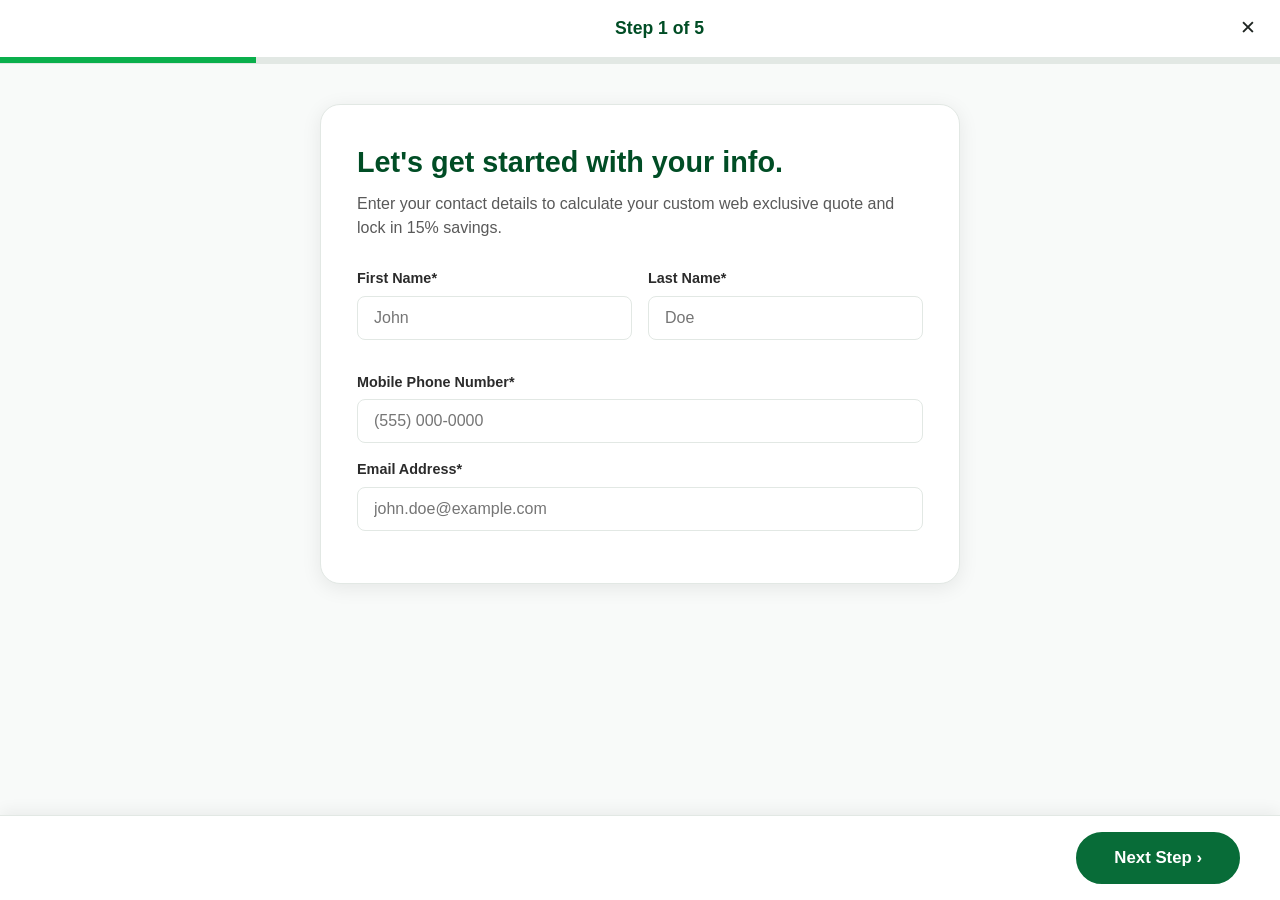
<file: buy-online.html>
<!DOCTYPE html>
<html lang="en">
  <head>
    <meta charset="UTF-8">
    <meta name="viewport" content="width=device-width, initial-scale=1.0">
    <title>Customized Lawn Care Pricing | TruGreen</title>
    <meta name="description"
      content="At TruGreen, we know what’s best for your lawn. Get an instant price estimate for your customized lawn care services today!">
    <link rel="icon" href="https://www.trugreen.com/images/favicon.ico"
      type="image/x-icon">
    <link rel="stylesheet" href="style.css">
    <script src="script.js" defer></script>
  </head>
  <body class="buy-flow-page">

    <!-- Multi-Step Header & Progress Bar -->
    <header class="buy-flow-header">
      <div class="buy-flow-top-bar">
        <div class="buy-flow-back-btn" id="btnPrevStep"
          style="visibility:hidden;">
          ‹ <span>Back</span>
        </div>
        <div class="buy-flow-title" id="stepCounterText">Step 1 of 5</div>
        <a href="index.html" class="buy-flow-close-btn"
          aria-label="Close quote flow">✕</a>
      </div>
      <div class="progress-track">
        <div class="progress-fill" id="progressFill" style="width: 20%;"></div>
      </div>
    </header>

    <!-- Step Content Container -->
    <main class="step-container">

      <!-- STEP 1: PERSONAL INFORMATION -->
      <div class="step-card active-step" id="step1">
        <h2 class="step-heading">Let's get started with your info.</h2>
        <p class="step-subheading">Enter your contact details to calculate your
          custom web exclusive quote and lock in 15% savings.</p>

        <div
          style="display:grid; grid-template-columns: 1fr 1fr; gap:16px; margin-bottom:16px;">
          <div class="form-group">
            <label for="stepFirstName">First Name*</label>
            <input type="text" id="stepFirstName" class="form-control"
              placeholder="John" required>
          </div>
          <div class="form-group">
            <label for="stepLastName">Last Name*</label>
            <input type="text" id="stepLastName" class="form-control"
              placeholder="Doe" required>
          </div>
        </div>

        <div class="form-group" style="margin-bottom:16px;">
          <label for="stepPhone">Mobile Phone Number*</label>
          <input type="tel" id="stepPhone" class="form-control"
            placeholder="(555) 000-0000" required>
        </div>

        <div class="form-group">
          <label for="stepEmail">Email Address*</label>
          <input type="email" id="stepEmail" class="form-control"
            placeholder="john.doe@example.com" required>
        </div>
      </div>

      <!-- STEP 2: PROPERTY LOCATION -->
      <div class="step-card" id="step2">
        <h2 class="step-heading">Where is your lawn located?</h2>
        <p class="step-subheading">Enter your property address so we can
          customize a plan for your local soil & climate.</p>

        <div class="form-group">
          <label for="stepAddress">Property Street Address*</label>
          <input type="text" id="stepAddress" class="form-control"
            placeholder="e.g. 1790 Kirby Parkway" required>
        </div>

        <div style="display:grid; grid-template-columns: 1fr 1fr; gap:16px;">
          <div class="form-group">
            <label for="stepApt">Apt / Unit (Optional)</label>
            <input type="text" id="stepApt" class="form-control"
              placeholder="Apt 4B">
          </div>
          <div class="form-group">
            <label for="stepZip">5-Digit ZIP Code*</label>
            <input type="text" id="stepZip" class="form-control"
              placeholder="38138" maxlength="5" pattern="\d{5}" required>
          </div>
        </div>
      </div>

      <!-- STEP 3: YARD SIZE & LAWN CONCERNS -->
      <div class="step-card" id="step3">
        <h2 class="step-heading">Tell us about your property.</h2>
        <p class="step-subheading">Select your estimated lot size and primary
          lawn challenges.</p>

        <label
          style="font-weight:700; margin-bottom:10px; display:block;">Estimated
          Lawn Size</label>
        <div class="option-grid">
          <div class="select-card selected">
            <div class="select-card-title">Small Lawn</div>
            <div class="select-card-desc">Up to 5,000 sq ft (Standard suburban
              lot)</div>
          </div>
          <div class="select-card">
            <div class="select-card-title">Medium Lawn</div>
            <div class="select-card-desc">5,000 – 10,000 sq ft (1/4 to 1/2
              acre)</div>
          </div>
          <div class="select-card">
            <div class="select-card-title">Large Lawn</div>
            <div class="select-card-desc">10,000 – 20,000 sq ft (1/2 to 1
              acre)</div>
          </div>
          <div class="select-card">
            <div class="select-card-title">Extra Large</div>
            <div class="select-card-desc">20,000+ sq ft (Over 1 acre)</div>
          </div>
        </div>

        <label style="font-weight:700; margin-bottom:10px; display:block;">What
          are your main lawn goals?</label>
        <div class="option-grid multi-select">
          <div class="select-card selected">
            <div class="select-card-title">🌱 Weeds & Dandelions</div>
            <div class="select-card-desc">Eliminate crabgrass, broadleaf weeds,
              and dandelions.</div>
          </div>
          <div class="select-card selected">
            <div class="select-card-title">🌿 Thicker, Greener Grass</div>
            <div class="select-card-desc">Fill in bare patches and boost grass
              density.</div>
          </div>
          <div class="select-card">
            <div class="select-card-title">🐛 Pests & Insects</div>
            <div class="select-card-desc">Stop grubs, chinch bugs, and
              lawn-damaging pests.</div>
          </div>
          <div class="select-card">
            <div class="select-card-title">🦟 Mosquito Defense</div>
            <div class="select-card-desc">Keep mosquitoes out of outdoor living
              spaces.</div>
          </div>
        </div>
      </div>

      <!-- STEP 4: PLAN SELECTION -->
      <div class="step-card" id="step4">
        <h2 class="step-heading">Choose your tailored plan.</h2>
        <p class="step-subheading">Your 15% Web Exclusive Discount has been
          applied automatically!</p>

        <div class="option-grid" style="grid-template-columns: 1fr;">
          <div class="select-card selected">
            <span class="badge-discount">SAVE 15% ONLINE</span>
            <div class="select-card-title" style="font-size:1.3rem;">TruPro℠
              Plan <span class="badge-top-pick"
                style="vertical-align:middle; margin-left:6px;">Top
                Pick</span></div>
            <div class="select-card-desc">8 Annual Visits • Fertilization, Weed
              Control, Insect Defense, Soil Enhancer, Core Aeration &
              Overseeding</div>
            <div class="select-card-price">$49.50 <span
                style="font-size:0.85rem; color:var(--tg-text-muted); font-weight:normal;">/
                visit</span></div>
          </div>

          <div class="select-card">
            <span class="badge-discount">SAVE 15% ONLINE</span>
            <div class="select-card-title" style="font-size:1.3rem;">TruCore℠
              Plan</div>
            <div class="select-card-desc">6 Annual Visits • Fertilization, Weed
              Control, Insect Defense, Soil Enhancer</div>
            <div class="select-card-price">$39.20 <span
                style="font-size:0.85rem; color:var(--tg-text-muted); font-weight:normal;">/
                visit</span></div>
          </div>

          <div class="select-card">
            <span class="badge-discount">SAVE 15% ONLINE</span>
            <div class="select-card-title" style="font-size:1.3rem;">TruNatural®
              Organic Plan</div>
            <div class="select-card-desc">6 Annual Visits • 100% Organic
              Plant-Based Nutrients</div>
            <div class="select-card-price">$44.00 <span
                style="font-size:0.85rem; color:var(--tg-text-muted); font-weight:normal;">/
                visit</span></div>
          </div>
        </div>
      </div>

      <!-- STEP 5: SUMMARY & CONFIRMATION -->
      <div class="step-card" id="step5">
        <h2 class="step-heading">Review & Confirm Your Quote</h2>
        <p class="step-subheading">Review your customized plan quote details
          below.</p>

        <div
          style="background:var(--tg-light-dew); padding:24px; border-radius:16px; border:1px solid var(--tg-border); margin-bottom:24px;">
          <div
            style="font-weight:800; font-size:1.2rem; color:var(--tg-dark-green); margin-bottom:12px; border-bottom:1px solid var(--tg-border); padding-bottom:10px;">
            Customer Summary
          </div>
          <div
            style="display:flex; flex-direction:column; gap:8px; font-size:0.95rem; color:var(--tg-text-main);">
            <div><strong>Name:</strong> <span id="summaryName">John
                Doe</span></div>
            <div><strong>Contact:</strong> <span
                id="summaryContact">john.doe@example.com</span></div>
            <div><strong>Address:</strong> <span id="summaryAddress">1790 Kirby
                Parkway, 38138</span></div>
            <div><strong>Selected Plan:</strong> <strong
                style="color:var(--tg-green);">TruPro℠ Plan ($49.50 /
                visit)</strong></div>
            <div><strong>Web Exclusive Discount:</strong> <span
                style="color:var(--tg-leaf-green); font-weight:700;">15% OFF
                Applied</span></div>
          </div>
        </div>
      </div>

    </main>

    <!-- Fixed Bottom Navigation Bar -->
    <footer class="buy-flow-bottom-bar">
      <div class="container">
        <div style="color:var(--tg-text-muted); font-size:0.9rem;">

        </div>
        <div>
          <button class="btn btn-primary" id="btnNextStep"
            style="padding:14px 36px; font-size:1.05rem;">Next Step ›</button>
        </div>
      </div>
    </footer>

  </body>
</html>
</file>
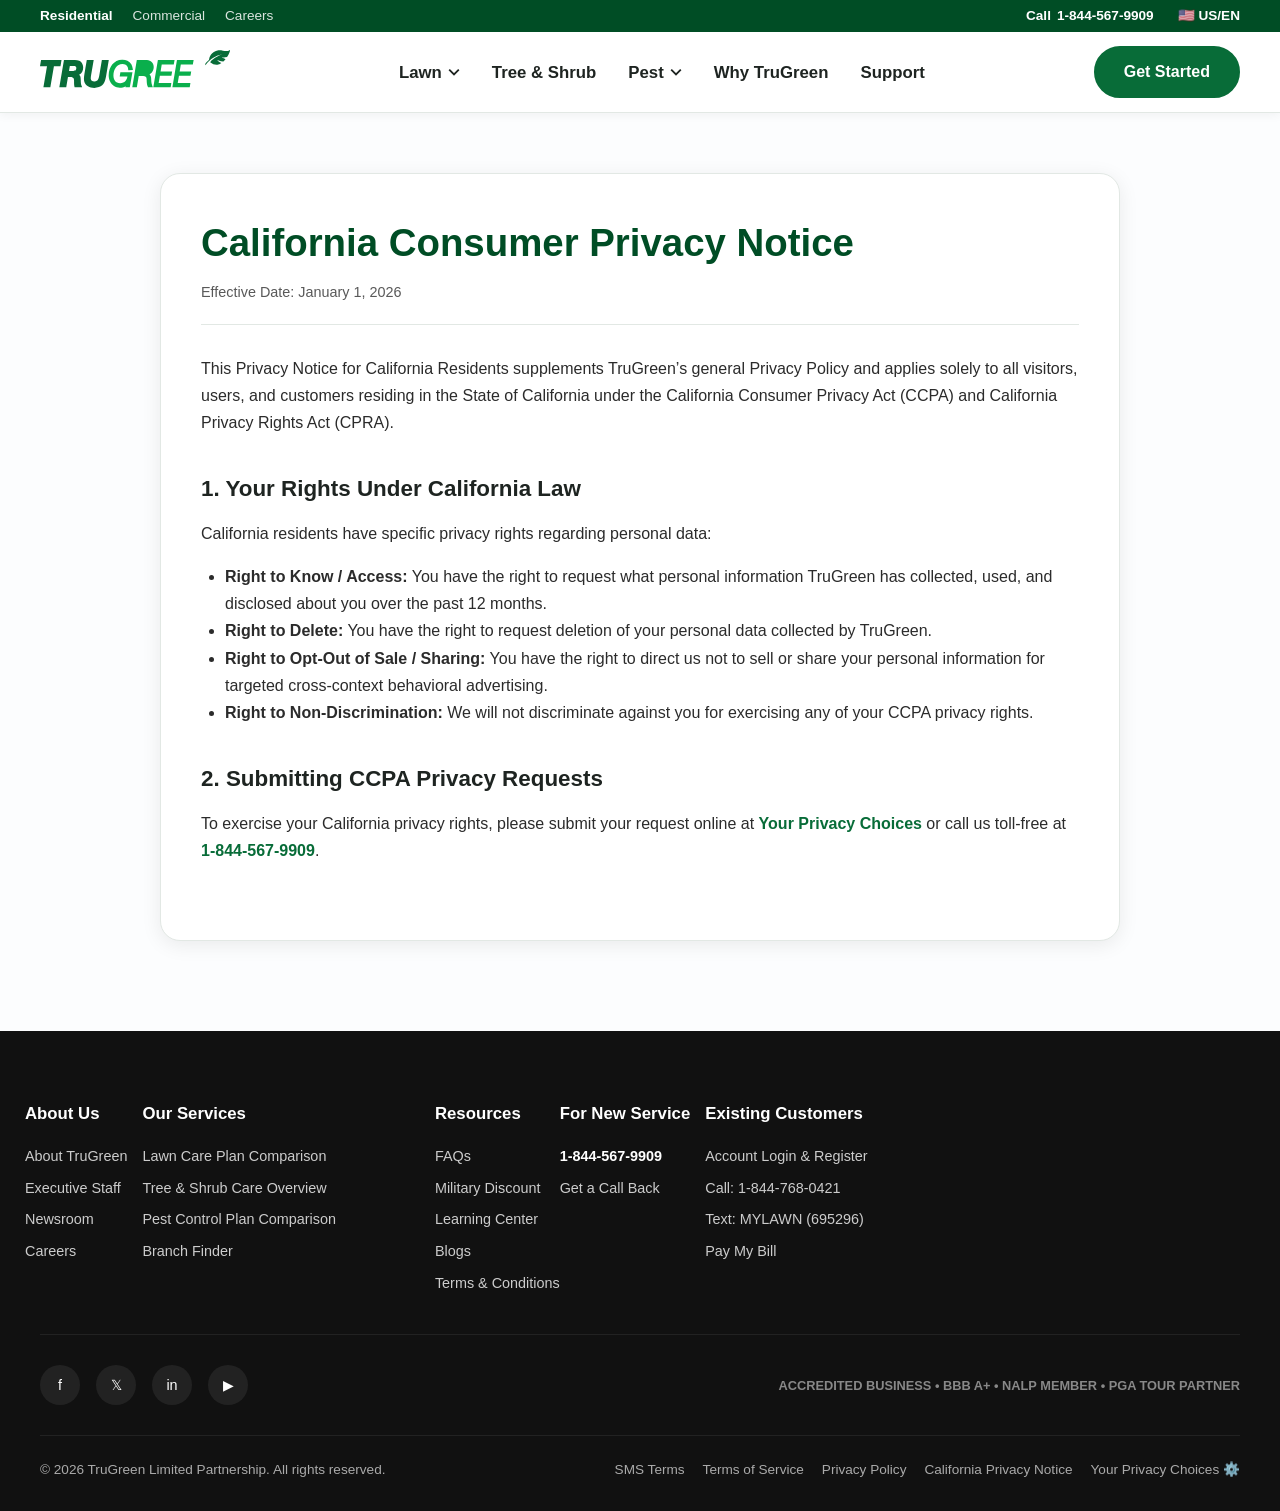
<file: california-privacy-policy.html>
<!DOCTYPE html>
<html lang="en">
  <head>
    <meta charset="UTF-8">
    <meta name="viewport" content="width=device-width, initial-scale=1.0">
    <title>California Privacy Notice | TruGreen</title>
    <meta name="description"
      content="TruGreen California Privacy Notice detailing CCPA/CPRA rights for California residents including Right to Know, Delete, and Opt-Out.">
    <link rel="icon" href="https://www.trugreen.com/images/favicon.ico"
      type="image/x-icon">
    <link rel="stylesheet" href="style.css">
    <script src="script.js" defer></script>
  </head>
  <body>

    <!-- Off-Canvas Mobile Drawer -->
    <aside class="mobile-drawer" id="mobileDrawer"
      aria-label="Mobile Navigation">
      <div class="drawer-header">
        <div class="brand-logo">
          <svg width="150" height="30" viewBox="0 0 201 40" fill="none"
            xmlns="http://www.w3.org/2000/svg">
            <path
              d="M21.7535 16.4313L22.756 10.5469H1.10729L0 17.0373H7.40735L3.61145 39.3055H10.9292L14.7252 17.0373H21.6486L21.7535 16.4313Z"
              fill="#FFFFFF" />
            <path
              d="M41.4368 26.1072C44.4446 24.8122 45.6768 21.5126 45.6717 18.5084C45.6717 17.1978 45.4672 16.0531 44.9385 14.8462C44.1753 13.0333 42.9432 11.8937 41.5116 11.2876C40.0799 10.6763 38.4887 10.5467 36.8476 10.5467H25.3499L20.4464 39.3054H27.764L29.5897 28.5934C30.4177 28.583 31.2507 28.5571 32.0489 28.5571C33.0914 28.5571 33.8496 28.6815 34.3833 28.8886C35.1765 29.2098 35.4958 29.6086 35.7451 30.308C35.9846 31.0074 36.0393 32.0328 36.0393 33.2813C36.0393 33.8614 36.0294 34.4935 36.0294 35.1615C36.0294 36.4047 36.1489 37.5288 36.4632 38.7512L36.6028 39.2952H44.5888L44.1548 38.2645C43.1772 35.9438 43.207 34.0843 43.0973 31.3754C43.0326 29.7489 42.9728 28.3657 42.2943 27.2004C42.045 26.7808 41.7206 26.4286 41.3167 26.1386C41.3566 26.1231 41.3916 26.1076 41.4315 26.092L41.4368 26.1072ZM37.2519 21.6785L37.2469 21.6836C36.6932 22.0928 35.2617 22.2016 34.2839 22.1807C33.0867 22.1807 31.8996 22.155 30.6923 22.1445L31.5652 16.9233H35.8102C36.5783 16.9233 37.2815 17.084 37.7205 17.3843C38.1495 17.6952 38.399 18.0679 38.4189 18.8917C38.4189 20.0209 38.0399 21.1553 37.2519 21.6785Z"
              fill="#FFFFFF" />
            <path
              d="M62.9359 25.4546C62.6018 27.4179 62.2875 29.4224 61.5392 30.8314C60.776 32.2247 59.7733 33.0899 57.5635 33.1209C56.4114 33.1209 55.4136 32.862 54.7552 32.3594C54.1066 31.8517 53.7026 31.1422 53.6877 29.8733C53.6877 28.6145 53.9371 27.2627 54.1615 25.9417L56.8053 10.5471H49.4878L47.0385 24.9161C46.7391 26.6669 46.47 28.4901 46.47 30.3396C46.47 32.8466 47.1384 34.9133 48.4254 36.4569C49.7125 38.0058 51.558 38.9949 53.7977 39.5182C54.9849 39.7979 56.227 40 57.489 40C59.0603 40 60.8012 39.7203 62.3126 39.1402C65.096 38.1094 66.8569 36.3534 67.9491 34.2245C69.0515 32.0956 69.5354 29.6247 69.9844 27.0245L72.7718 10.5473H65.4601L62.9359 25.4546Z"
              fill="#FFFFFF" />
            <path
              d="M200.505 0.0938963C197.268 2.2228 192.289 -0.325646 188.713 0.254624C180.892 1.52885 179.19 7.68767 178.836 10.2311C178.662 10.3967 178.492 10.5626 178.333 10.7282C177.889 11.179 177.385 11.6917 176.911 12.1942C174.976 14.2557 174.781 14.7271 174.877 15.183C174.916 15.3592 174.995 15.9652 175.095 16.0946C175.7 15.0897 176.866 13.458 178.882 11.6347C181.6 9.04992 186.115 5.7659 192.19 4.78194C192.19 4.78194 183.047 8.39747 180.013 12.8263C182.842 15.209 185.865 15.8514 188.629 15.2505C188.629 15.2505 188.968 15.1779 189.337 15.0692C189.636 14.9604 189.945 14.8308 190.235 14.6858H190.24C190.24 14.6858 190.255 14.6704 190.255 14.6652C190.498 14.5564 190.734 14.432 190.972 14.3077C191.022 14.2766 191.072 14.2507 191.122 14.2248C191.382 14.0798 191.636 13.9245 191.89 13.7586C191.826 13.7326 188.684 12.5051 187.536 10.5161C187.9 10.7283 190.609 11.8524 193.921 12.1425L193.996 12.0753C194.969 11.1014 195.786 10.2312 196.33 9.49576C196.33 9.49576 193.916 8.9829 192.24 7.61536C192.58 7.70352 195.069 8.06081 197.852 7.42885C198.351 6.66749 198.804 5.906 199.189 5.18086L199.727 4.13452C201.244 1.13006 201.273 -0.408652 200.505 0.0938963Z"
              fill="#72ec9d" />
            <path
              d="M117.676 32.007H117.681C117.646 31.2405 117.661 30.2148 117.527 29.153C117.387 28.0963 117.113 26.9465 116.31 25.9932C116.16 25.8224 116.005 25.672 115.851 25.5322C116.754 25.0245 117.577 24.4081 118.275 23.6363C119.552 22.2376 120.32 20.3003 120.305 17.9383C120.33 15.3226 119.173 13.2817 117.487 12.1318C115.806 10.9663 113.721 10.5572 111.645 10.552H102.417L97.6237 39.3521H102.447L104.457 27.5318H107.58C108.603 27.5318 109.78 27.5576 110.708 27.8012C111.655 28.0548 112.219 28.433 112.498 29.0545C112.573 29.1995 112.693 29.7591 112.748 30.3392C112.808 30.9245 112.838 31.5512 112.853 32.0122C112.962 34.1515 112.982 36.3582 113.96 38.627L114.279 39.3522H119.382L118.744 37.6584C118.01 35.7056 117.786 34.1878 117.676 32.007Z"
              fill="#72ec9d" />
          </svg>
        </div>
        <button id="closeDrawer"
          style="color:#fff; font-size:1.5rem;">✕</button>
      </div>
      <div class="drawer-body">
        <a href="#lawn" class="mobile-nav-link">Lawn Care <span>›</span></a>
        <a href="#shrub" class="mobile-nav-link">Tree & Shrub <span>›</span></a>
        <a href="#pest" class="mobile-nav-link">Pest Control <span>›</span></a>
        <a href="#why" class="mobile-nav-link">Why TruGreen <span>›</span></a>
        <a href="#contact" class="mobile-nav-link">Customer Support
          <span>›</span></a>
        <div style="margin-top: 30px;">
          <a href="buy-online.html" class="btn btn-primary"
            style="width:100%;">Get Started</a>
        </div>
      </div>
    </aside>

    <!-- Top Announcement & Header -->
    <header class="top-header">
      <div class="top-strip">
        <div class="container">
          <div class="top-nav-links">
            <a href="#" class="active">Residential</a>
            <a href="#">Commercial</a>
            <a href="#">Careers</a>
          </div>
          <div class="top-right-links">
            <div class="top-call">
              <span>Call</span>
              <a href="tel:18445679909"
                style="color:#fff; font-weight:800;">1-844-567-9909</a>
            </div>
            <div class="country-selector">
              <span>🇺🇸 US/EN</span>
            </div>
          </div>
        </div>
      </div>

      <!-- Main Navigation Bar -->
      <nav class="main-nav">
        <div class="container">
          <a href="index.html" class="brand-logo" aria-label="TruGreen Home">
            <svg width="180" height="36" viewBox="0 0 201 40" fill="none"
              xmlns="http://www.w3.org/2000/svg">
              <path
                d="M21.7535 16.4313L22.756 10.5469H1.10729L0 17.0373H7.40735L3.61145 39.3055H10.9292L14.7252 17.0373H21.6486L21.7535 16.4313Z"
                fill="#086C38" />
              <path
                d="M41.4368 26.1072C44.4446 24.8122 45.6768 21.5126 45.6717 18.5084C45.6717 17.1978 45.4672 16.0531 44.9385 14.8462C44.1753 13.0333 42.9432 11.8937 41.5116 11.2876C40.0799 10.6763 38.4887 10.5467 36.8476 10.5467H25.3499L20.4464 39.3054H27.764L29.5897 28.5934C30.4177 28.583 31.2507 28.5571 32.0489 28.5571C33.0914 28.5571 33.8496 28.6815 34.3833 28.8886C35.1765 29.2098 35.4958 29.6086 35.7451 30.308C35.9846 31.0074 36.0393 32.0328 36.0393 33.2813C36.0393 33.8614 36.0294 34.4935 36.0294 35.1615C36.0294 36.4047 36.1489 37.5288 36.4632 38.7512L36.6028 39.2952H44.5888L44.1548 38.2645C43.1772 35.9438 43.207 34.0843 43.0973 31.3754C43.0326 29.7489 42.9728 28.3657 42.2943 27.2004C42.045 26.7808 41.7206 26.4286 41.3167 26.1386C41.3566 26.1231 41.3916 26.1076 41.4315 26.092L41.4368 26.1072ZM37.2519 21.6785L37.2469 21.6836C36.6932 22.0928 35.2617 22.2016 34.2839 22.1807C33.0867 22.1807 31.8996 22.155 30.6923 22.1445L31.5652 16.9233H35.8102C36.5783 16.9233 37.2815 17.084 37.7205 17.3843C38.1495 17.6952 38.399 18.0679 38.4189 18.8917C38.4189 20.0209 38.0399 21.1553 37.2519 21.6785Z"
                fill="#086C38" />
              <path
                d="M62.9359 25.4546C62.6018 27.4179 62.2875 29.4224 61.5392 30.8314C60.776 32.2247 59.7733 33.0899 57.5635 33.1209C56.4114 33.1209 55.4136 32.862 54.7552 32.3594C54.1066 31.8517 53.7026 31.1422 53.6877 29.8733C53.6877 28.6145 53.9371 27.2627 54.1615 25.9417L56.8053 10.5471H49.4878L47.0385 24.9161C46.7391 26.6669 46.47 28.4901 46.47 30.3396C46.47 32.8466 47.1384 34.9133 48.4254 36.4569C49.7125 38.0058 51.558 38.9949 53.7977 39.5182C54.9849 39.7979 56.227 40 57.489 40C59.0603 40 60.8012 39.7203 62.3126 39.1402C65.096 38.1094 66.8569 36.3534 67.9491 34.2245C69.0515 32.0956 69.5354 29.6247 69.9844 27.0245L72.7718 10.5473H65.4601L62.9359 25.4546Z"
                fill="#086C38" />
              <path
                d="M200.505 0.0938963C197.268 2.2228 192.289 -0.325646 188.713 0.254624C180.892 1.52885 179.19 7.68767 178.836 10.2311C178.662 10.3967 178.492 10.5626 178.333 10.7282C177.889 11.179 177.385 11.6917 176.911 12.1942C174.976 14.2557 174.781 14.7271 174.877 15.183C174.916 15.3592 174.995 15.9652 175.095 16.0946C175.7 15.0897 176.866 13.458 178.882 11.6347C181.6 9.04992 186.115 5.7659 192.19 4.78194C192.19 4.78194 183.047 8.39747 180.013 12.8263C182.842 15.209 185.865 15.8514 188.629 15.2505C188.629 15.2505 188.968 15.1779 189.337 15.0692C189.636 14.9604 189.945 14.8308 190.235 14.6858H190.24C190.24 14.6858 190.255 14.6704 190.255 14.6652C190.498 14.5564 190.734 14.432 190.972 14.3077C191.022 14.2766 191.072 14.2507 191.122 14.2248C191.382 14.0798 191.636 13.9245 191.89 13.7586C191.826 13.7326 188.684 12.5051 187.536 10.5161C187.9 10.7283 190.609 11.8524 193.921 12.1425L193.996 12.0753C194.969 11.1014 195.786 10.2312 196.33 9.49576C196.33 9.49576 193.916 8.9829 192.24 7.61536C192.58 7.70352 195.069 8.06081 197.852 7.42885C198.351 6.66749 198.804 5.906 199.189 5.18086L199.727 4.13452C201.244 1.13006 201.273 -0.408652 200.505 0.0938963Z"
                fill="#086C38" />
              <path
                d="M117.676 32.007H117.681C117.646 31.2405 117.661 30.2148 117.527 29.153C117.387 28.0963 117.113 26.9465 116.31 25.9932C116.16 25.8224 116.005 25.672 115.851 25.5322C116.754 25.0245 117.577 24.4081 118.275 23.6363C119.552 22.2376 120.32 20.3003 120.305 17.9383C120.33 15.3226 119.173 13.2817 117.487 12.1318C115.806 10.9663 113.721 10.5572 111.645 10.552H102.417L97.6237 39.3521H102.447L104.457 27.5318H107.58C108.603 27.5318 109.78 27.5576 110.708 27.8012C111.655 28.0548 112.219 28.433 112.498 29.0545C112.573 29.1995 112.693 29.7591 112.748 30.3392C112.808 30.9245 112.838 31.5512 112.853 32.0122C112.962 34.1515 112.982 36.3582 113.96 38.627L114.279 39.3522H119.382L118.744 37.6584C118.01 35.7056 117.786 34.1878 117.676 32.007Z"
                fill="#0AAF4C" />
              <path
                d="M85.0228 23.5277L84.3102 28.0498H92.5056C92.1616 29.961 91.4281 31.5566 90.3656 32.7167C89.0586 34.1361 87.2681 34.9959 84.7788 35.0062C82.2148 34.9908 80.5639 34.1205 79.4265 32.701C78.2943 31.2766 77.6758 29.1685 77.6807 26.6252C77.6807 23.6519 78.5786 20.6114 80.2096 18.3943C81.8557 16.1722 84.1304 14.7477 87.1531 14.7425C88.4849 14.7425 89.6922 15.0222 90.6449 15.5818C91.6026 16.1463 92.3408 16.9648 92.8247 18.2441C93.0292 18.8191 93.1589 19.4355 93.2588 20.14L93.4183 21.2587L98.282 20.9583L98.0525 19.5909C97.7981 18.0679 97.4739 16.6022 96.6158 15.0792C94.5756 11.5414 90.8744 10.0911 87.288 10.1014H86.9288C82.4445 10.0911 78.7931 12.1629 76.3689 15.2863C73.9397 18.4046 72.6677 22.533 72.6627 26.7753C72.6627 28.9561 73.1715 31.1316 74.0296 33.0429C76.0049 37.4614 79.9306 39.7975 84.45 39.7975H84.5546C86.5846 39.7872 88.7596 39.2483 90.6252 38.1401L90.4008 39.3521H94.9899L97.7983 23.5277H85.0228Z"
                fill="#0AAF4C" />
              <path
                d="M128.774 15.1466H141.505L141.689 14.1418L142.358 10.5417H124.719L119.886 39.3418H138.232L138.93 34.737H125.527L126.83 27.1121H139.001L139.784 22.5486H127.563L128.774 15.1466Z"
                fill="#0AAF4C" />
              <path
                d="M159.178 27.1174L159.966 22.5538H147.746L148.957 15.1518H161.682L161.866 14.1469L162.535 10.5469H144.896L140.064 39.3469H158.41L159.108 34.7421H145.705L147.007 27.1174H159.178Z"
                fill="#0AAF4C" />
            </svg>
          </a>

          <!-- Desktop Links & Mega Menu -->
          <ul class="desktop-menu">
            <li class="nav-item">
              <a href="#lawn" class="nav-link">
                Lawn
                <svg class="chevron" viewBox="0 0 10 6" fill="none"><path
                    d="M1 1L5 5L9 1" stroke="currentColor"
                    stroke-width="1.5" /></svg>
              </a>
              <div class="mega-dropdown">
                <div class="mega-grid">
                  <div class="mega-column">
                    <h3>Lawn Care Plans</h3>
                    <a href="products-and-services.html" class="mega-link-item">
                      <div class="mega-link-title">Plan Comparison</div>
                      <div class="mega-link-desc">Find the plan that best suits
                        your lawn’s unique needs.</div>
                    </a>
                    <a href="trupro.html" class="mega-link-item">
                      <div class="mega-link-title">TruPro℠ <span
                          class="badge-top-pick">Top pick</span></div>
                      <div class="mega-link-desc">A comprehensive plan for a
                        golf course quality lawn.</div>
                    </a>
                    <a href="trucore.html" class="mega-link-item">
                      <div class="mega-link-title">TruCore℠</div>
                      <div class="mega-link-desc">Advanced, custom care for a
                        lawn you’ll love.</div>
                    </a>
                    <a href="natural-lawn-care.html" class="mega-link-item">
                      <div class="mega-link-title">TruNatural®</div>
                      <div class="mega-link-desc">Revitalize your lawn with
                        all-natural, organic treatments.</div>
                    </a>
                  </div>
                  <div class="mega-column">
                    <h3>Lawn Care Services</h3>
                    <a href="#" class="mega-link-item">
                      <div class="mega-link-title">Lawn Fertilization</div>
                    </a>
                    <a href="#" class="mega-link-item">
                      <div class="mega-link-title">Weed Control</div>
                    </a>
                    <a href="#" class="mega-link-item">
                      <div class="mega-link-title">Aeration & Overseeding</div>
                    </a>
                    <a href="#" class="mega-link-item">
                      <div class="mega-link-title">Soil Enhancer Treatment</div>
                    </a>
                  </div>
                </div>
              </div>
            </li>
            <li class="nav-item">
              <a href="#shrub" class="nav-link">Tree & Shrub</a>
            </li>
            <li class="nav-item">
              <a href="#pest" class="nav-link">
                Pest
                <svg class="chevron" viewBox="0 0 10 6" fill="none"><path
                    d="M1 1L5 5L9 1" stroke="currentColor"
                    stroke-width="1.5" /></svg>
              </a>
              <div class="mega-dropdown">
                <div class="mega-grid">
                  <div class="mega-column">
                    <h3>Pest Control Plans</h3>
                    <a href="#" class="mega-link-item">
                      <div class="mega-link-title">TruDefense℠ Mosquito
                        Control</div>
                      <div class="mega-link-desc">Results in just 24 hours
                        against mosquitoes.</div>
                    </a>
                    <a href="#" class="mega-link-item">
                      <div class="mega-link-title">TruBarrier℠ Perimeter
                        Pest</div>
                      <div class="mega-link-desc">Protective barrier around your
                        home against outdoor pests.</div>
                    </a>
                  </div>
                  <div class="mega-column">
                    <h3>Pest Services</h3>
                    <a href="#" class="mega-link-item">
                      <div class="mega-link-title">Flea & Tick Control</div>
                    </a>
                    <a href="#" class="mega-link-item">
                      <div class="mega-link-title">Fire Ant Control</div>
                    </a>
                  </div>
                </div>
              </div>
            </li>
            <li class="nav-item"><a href="#why" class="nav-link">Why
                TruGreen</a></li>
            <li class="nav-item"><a href="#support"
                class="nav-link">Support</a></li>
          </ul>

          <div class="nav-actions">
            <a href="buy-online.html" class="btn btn-primary">Get Started</a>
            <button class="mobile-hamburger" id="mobileToggle"
              aria-label="Open mobile menu">☰</button>
          </div>
        </div>
      </nav>
    </header>

    <!-- Legal Container -->
    <main class="legal-container">
      <div class="container">
        <div class="legal-layout">

          <!-- Main Content -->
          <div class="legal-content">
            <h1 class="legal-title">California Consumer Privacy Notice</h1>
            <div class="legal-updated">Effective Date: January 1, 2026</div>

            <div class="legal-section-block">
              <p>
                This Privacy Notice for California Residents supplements
                TruGreen’s general Privacy Policy and applies solely to all
                visitors, users, and customers residing in the State of
                California under the California Consumer Privacy Act (CCPA) and
                California Privacy Rights Act (CPRA).
              </p>
            </div>

            <div class="legal-section-block">
              <h3>1. Your Rights Under California Law</h3>
              <p>California residents have specific privacy rights regarding
                personal data:</p>
              <ul>
                <li><strong>Right to Know / Access:</strong> You have the right
                  to request what personal information TruGreen has collected,
                  used, and disclosed about you over the past 12 months.</li>
                <li><strong>Right to Delete:</strong> You have the right to
                  request deletion of your personal data collected by
                  TruGreen.</li>
                <li><strong>Right to Opt-Out of Sale / Sharing:</strong> You
                  have the right to direct us not to sell or share your personal
                  information for targeted cross-context behavioral
                  advertising.</li>
                <li><strong>Right to Non-Discrimination:</strong> We will not
                  discriminate against you for exercising any of your CCPA
                  privacy rights.</li>
              </ul>
            </div>

            <div class="legal-section-block">
              <h3>2. Submitting CCPA Privacy Requests</h3>
              <p>
                To exercise your California privacy rights, please submit your
                request online at <a href="your-privacy-choices.html"
                  style="color:var(--tg-green); font-weight:700;">Your Privacy
                  Choices</a> or call us toll-free at <a href="tel:18445679909"
                  style="color:var(--tg-green); font-weight:700;">1-844-567-9909</a>.
              </p>
            </div>
          </div>

        </div>
      </div>
    </main>

    <!-- Footer Section -->
    <footer class="footer-panel">
      <div class="container">
        <div class="row">
          <div class="col-md-2">
            <h5>About Us</h5>
            <ul>
              <li><a href="#">About TruGreen</a></li>
              <li><a href="#">Executive Staff</a></li>
              <li><a href="#">Newsroom</a></li>
              <li><a href="#">Careers</a></li>
            </ul>
          </div>
          <div class="col-md-3">
            <h5>Our Services</h5>
            <ul>
              <li><a href="#">Lawn Care Plan Comparison</a></li>
              <li><a href="#">Tree & Shrub Care Overview</a></li>
              <li><a href="#">Pest Control Plan Comparison</a></li>
              <li><a href="#">Branch Finder</a></li>
            </ul>
          </div>
          <div class="col-md-2">
            <h5>Resources</h5>
            <ul>
              <li><a href="#">FAQs</a></li>
              <li><a href="#">Military Discount</a></li>
              <li><a href="#">Learning Center</a></li>
              <li><a href="#">Blogs</a></li>
              <li><a href="#">Terms & Conditions</a></li>
            </ul>
          </div>
          <div class="col-md-2">
            <h5>For New Service</h5>
            <ul>
              <li><a href="tel:18445679909"
                  style="font-weight:700; color:#fff;">1-844-567-9909</a></li>
              <li><a href="buy-online.html">Get a Call Back</a></li>
            </ul>
          </div>
          <div class="col-md-3">
            <h5>Existing Customers</h5>
            <ul>
              <li><a href="#">Account Login & Register</a></li>
              <li><a href="tel:18447680421">Call: 1-844-768-0421</a></li>
              <li><a href="sms:18887813135">Text: MYLAWN (695296)</a></li>
              <li><a href="#">Pay My Bill</a></li>
            </ul>
          </div>
        </div>

        <!-- Social & Trust Badges -->
        <div class="footer-social-row">
          <div class="social-icons">
            <a href="#" class="social-icon-btn" aria-label="Facebook">f</a>
            <a href="#" class="social-icon-btn" aria-label="X">𝕏</a>
            <a href="#" class="social-icon-btn" aria-label="Instagram">in</a>
            <a href="#" class="social-icon-btn" aria-label="YouTube">▶</a>
          </div>
          <div class="brand-badges">
            <span
              style="color:#888; font-size:0.8rem; font-weight:700;">ACCREDITED
              BUSINESS • BBB A+ • NALP MEMBER • PGA TOUR PARTNER</span>
          </div>
        </div>

        <!-- Copyright & Bottom Links -->
        <div class="footer-bottom">
          <div>© 2026 TruGreen Limited Partnership. All rights reserved.</div>
          <div class="footer-bottom-links">
            <a href="sms-terms.html">SMS Terms</a>
            <a href="terms.html">Terms of Service</a>
            <a href="privacy-policy.html">Privacy Policy</a>
            <a href="california-privacy-policy.html">California Privacy
              Notice</a>
            <a href="your-privacy-choices.html">Your Privacy Choices ⚙️</a>
          </div>
        </div>
      </div>
    </footer>

  </body>
</html>
</file>
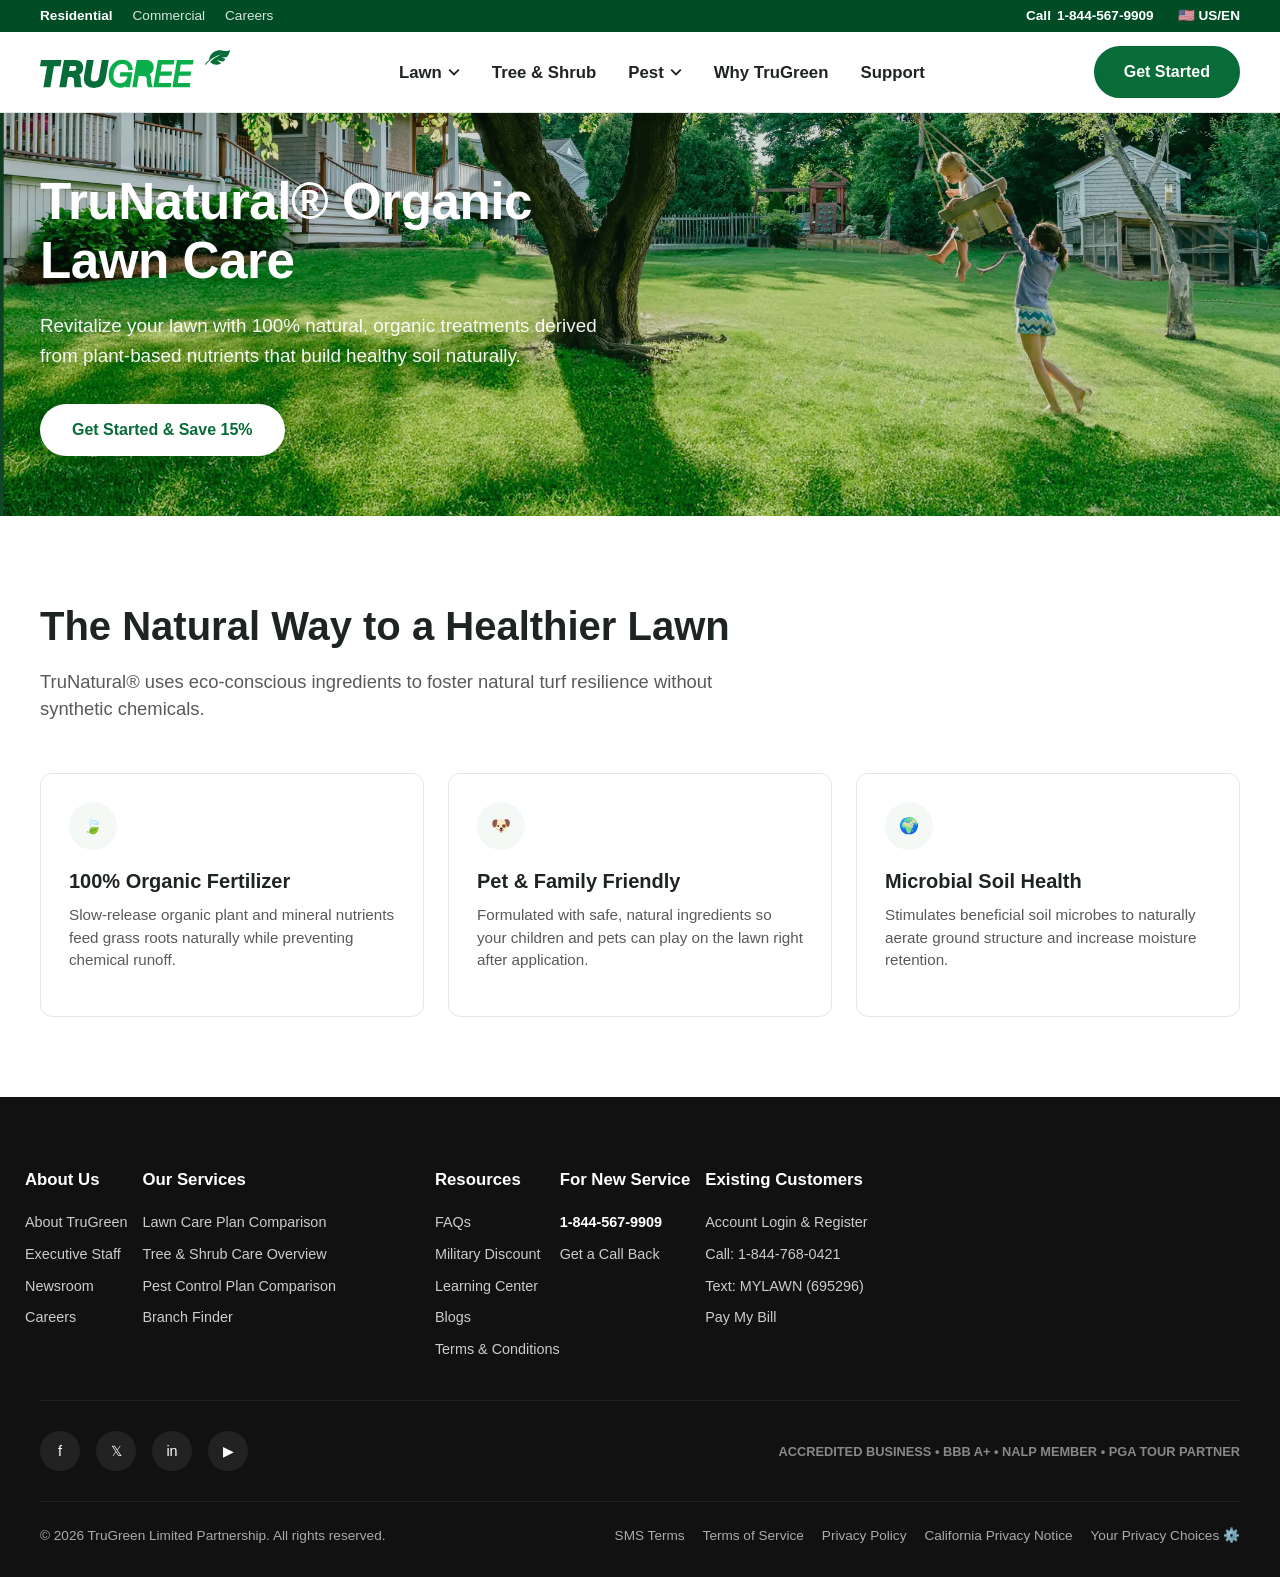
<file: natural-lawn-care.html>
<!DOCTYPE html>
<html lang="en">
  <head>
    <meta charset="UTF-8">
    <meta name="viewport" content="width=device-width, initial-scale=1.0">
    <title>TruNatural® Organic Lawn Care Plan | TruGreen</title>
    <meta name="description"
      content="Revitalize your lawn with 100% natural, organic plant-based treatments safe for your family, pets, and the environment.">
    <link rel="icon" href="https://www.trugreen.com/images/favicon.ico"
      type="image/x-icon">
    <link rel="stylesheet" href="style.css">
    <script src="script.js" defer></script>
  </head>
  <body>

    <!-- Drawer Overlay for Mobile -->
    <div class="drawer-overlay" id="drawerOverlay"></div>

    <!-- Off-Canvas Mobile Drawer -->
    <aside class="mobile-drawer" id="mobileDrawer"
      aria-label="Mobile Navigation">
      <div class="drawer-header">
        <div class="brand-logo">
          <svg width="150" height="30" viewBox="0 0 201 40" fill="none"
            xmlns="http://www.w3.org/2000/svg">
            <path
              d="M21.7535 16.4313L22.756 10.5469H1.10729L0 17.0373H7.40735L3.61145 39.3055H10.9292L14.7252 17.0373H21.6486L21.7535 16.4313Z"
              fill="#FFFFFF" />
            <path
              d="M41.4368 26.1072C44.4446 24.8122 45.6768 21.5126 45.6717 18.5084C45.6717 17.1978 45.4672 16.0531 44.9385 14.8462C44.1753 13.0333 42.9432 11.8937 41.5116 11.2876C40.0799 10.6763 38.4887 10.5467 36.8476 10.5467H25.3499L20.4464 39.3054H27.764L29.5897 28.5934C30.4177 28.583 31.2507 28.5571 32.0489 28.5571C33.0914 28.5571 33.8496 28.6815 34.3833 28.8886C35.1765 29.2098 35.4958 29.6086 35.7451 30.308C35.9846 31.0074 36.0393 32.0328 36.0393 33.2813C36.0393 33.8614 36.0294 34.4935 36.0294 35.1615C36.0294 36.4047 36.1489 37.5288 36.4632 38.7512L36.6028 39.2952H44.5888L44.1548 38.2645C43.1772 35.9438 43.207 34.0843 43.0973 31.3754C43.0326 29.7489 42.9728 28.3657 42.2943 27.2004C42.045 26.7808 41.7206 26.4286 41.3167 26.1386C41.3566 26.1231 41.3916 26.1076 41.4315 26.092L41.4368 26.1072ZM37.2519 21.6785L37.2469 21.6836C36.6932 22.0928 35.2617 22.2016 34.2839 22.1807C33.0867 22.1807 31.8996 22.155 30.6923 22.1445L31.5652 16.9233H35.8102C36.5783 16.9233 37.2815 17.084 37.7205 17.3843C38.1495 17.6952 38.399 18.0679 38.4189 18.8917C38.4189 20.0209 38.0399 21.1553 37.2519 21.6785Z"
              fill="#FFFFFF" />
            <path
              d="M62.9359 25.4546C62.6018 27.4179 62.2875 29.4224 61.5392 30.8314C60.776 32.2247 59.7733 33.0899 57.5635 33.1209C56.4114 33.1209 55.4136 32.862 54.7552 32.3594C54.1066 31.8517 53.7026 31.1422 53.6877 29.8733C53.6877 28.6145 53.9371 27.2627 54.1615 25.9417L56.8053 10.5471H49.4878L47.0385 24.9161C46.7391 26.6669 46.47 28.4901 46.47 30.3396C46.47 32.8466 47.1384 34.9133 48.4254 36.4569C49.7125 38.0058 51.558 38.9949 53.7977 39.5182C54.9849 39.7979 56.227 40 57.489 40C59.0603 40 60.8012 39.7203 62.3126 39.1402C65.096 38.1094 66.8569 36.3534 67.9491 34.2245C69.0515 32.0956 69.5354 29.6247 69.9844 27.0245L72.7718 10.5473H65.4601L62.9359 25.4546Z"
              fill="#FFFFFF" />
            <path
              d="M200.505 0.0938963C197.268 2.2228 192.289 -0.325646 188.713 0.254624C180.892 1.52885 179.19 7.68767 178.836 10.2311C178.662 10.3967 178.492 10.5626 178.333 10.7282C177.889 11.179 177.385 11.6917 176.911 12.1942C174.976 14.2557 174.781 14.7271 174.877 15.183C174.916 15.3592 174.995 15.9652 175.095 16.0946C175.7 15.0897 176.866 13.458 178.882 11.6347C181.6 9.04992 186.115 5.7659 192.19 4.78194C192.19 4.78194 183.047 8.39747 180.013 12.8263C182.842 15.209 185.865 15.8514 188.629 15.2505C188.629 15.2505 188.968 15.1779 189.337 15.0692C189.636 14.9604 189.945 14.8308 190.235 14.6858H190.24C190.24 14.6858 190.255 14.6704 190.255 14.6652C190.498 14.5564 190.734 14.432 190.972 14.3077C191.022 14.2766 191.072 14.2507 191.122 14.2248C191.382 14.0798 191.636 13.9245 191.89 13.7586C191.826 13.7326 188.684 12.5051 187.536 10.5161C187.9 10.7283 190.609 11.8524 193.921 12.1425L193.996 12.0753C194.969 11.1014 195.786 10.2312 196.33 9.49576C196.33 9.49576 193.916 8.9829 192.24 7.61536C192.58 7.70352 195.069 8.06081 197.852 7.42885C198.351 6.66749 198.804 5.906 199.189 5.18086L199.727 4.13452C201.244 1.13006 201.273 -0.408652 200.505 0.0938963Z"
              fill="#72ec9d" />
            <path
              d="M117.676 32.007H117.681C117.646 31.2405 117.661 30.2148 117.527 29.153C117.387 28.0963 117.113 26.9465 116.31 25.9932C116.16 25.8224 116.005 25.672 115.851 25.5322C116.754 25.0245 117.577 24.4081 118.275 23.6363C119.552 22.2376 120.32 20.3003 120.305 17.9383C120.33 15.3226 119.173 13.2817 117.487 12.1318C115.806 10.9663 113.721 10.5572 111.645 10.552H102.417L97.6237 39.3521H102.447L104.457 27.5318H107.58C108.603 27.5318 109.78 27.5576 110.708 27.8012C111.655 28.0548 112.219 28.433 112.498 29.0545C112.573 29.1995 112.693 29.7591 112.748 30.3392C112.808 30.9245 112.838 31.5512 112.853 32.0122C112.962 34.1515 112.982 36.3582 113.96 38.627L114.279 39.3522H119.382L118.744 37.6584C118.01 35.7056 117.786 34.1878 117.676 32.007Z"
              fill="#72ec9d" />
          </svg>
        </div>
        <button id="closeDrawer"
          style="color:#fff; font-size:1.5rem;">✕</button>
      </div>
      <div class="drawer-body">
        <a href="#lawn" class="mobile-nav-link">Lawn Care <span>›</span></a>
        <a href="#shrub" class="mobile-nav-link">Tree & Shrub <span>›</span></a>
        <a href="#pest" class="mobile-nav-link">Pest Control <span>›</span></a>
        <a href="#why" class="mobile-nav-link">Why TruGreen <span>›</span></a>
        <a href="#contact" class="mobile-nav-link">Customer Support
          <span>›</span></a>
        <div style="margin-top: 30px;">
          <a href="buy-online.html" class="btn btn-primary"
            style="width:100%;">Get Started</a>
        </div>
      </div>
    </aside>

    <!-- Top Announcement & Header -->
    <header class="top-header">
      <div class="top-strip">
        <div class="container">
          <div class="top-nav-links">
            <a href="#" class="active">Residential</a>
            <a href="#">Commercial</a>
            <a href="#">Careers</a>
          </div>
          <div class="top-right-links">
            <div class="top-call">
              <span>Call</span>
              <a href="tel:18445679909"
                style="color:#fff; font-weight:800;">1-844-567-9909</a>
            </div>
            <div class="country-selector">
              <span>🇺🇸 US/EN</span>
            </div>
          </div>
        </div>
      </div>

      <!-- Main Navigation Bar -->
      <nav class="main-nav">
        <div class="container">
          <a href="index.html" class="brand-logo" aria-label="TruGreen Home">
            <svg width="180" height="36" viewBox="0 0 201 40" fill="none"
              xmlns="http://www.w3.org/2000/svg">
              <path
                d="M21.7535 16.4313L22.756 10.5469H1.10729L0 17.0373H7.40735L3.61145 39.3055H10.9292L14.7252 17.0373H21.6486L21.7535 16.4313Z"
                fill="#086C38" />
              <path
                d="M41.4368 26.1072C44.4446 24.8122 45.6768 21.5126 45.6717 18.5084C45.6717 17.1978 45.4672 16.0531 44.9385 14.8462C44.1753 13.0333 42.9432 11.8937 41.5116 11.2876C40.0799 10.6763 38.4887 10.5467 36.8476 10.5467H25.3499L20.4464 39.3054H27.764L29.5897 28.5934C30.4177 28.583 31.2507 28.5571 32.0489 28.5571C33.0914 28.5571 33.8496 28.6815 34.3833 28.8886C35.1765 29.2098 35.4958 29.6086 35.7451 30.308C35.9846 31.0074 36.0393 32.0328 36.0393 33.2813C36.0393 33.8614 36.0294 34.4935 36.0294 35.1615C36.0294 36.4047 36.1489 37.5288 36.4632 38.7512L36.6028 39.2952H44.5888L44.1548 38.2645C43.1772 35.9438 43.207 34.0843 43.0973 31.3754C43.0326 29.7489 42.9728 28.3657 42.2943 27.2004C42.045 26.7808 41.7206 26.4286 41.3167 26.1386C41.3566 26.1231 41.3916 26.1076 41.4315 26.092L41.4368 26.1072ZM37.2519 21.6785L37.2469 21.6836C36.6932 22.0928 35.2617 22.2016 34.2839 22.1807C33.0867 22.1807 31.8996 22.155 30.6923 22.1445L31.5652 16.9233H35.8102C36.5783 16.9233 37.2815 17.084 37.7205 17.3843C38.1495 17.6952 38.399 18.0679 38.4189 18.8917C38.4189 20.0209 38.0399 21.1553 37.2519 21.6785Z"
                fill="#086C38" />
              <path
                d="M62.9359 25.4546C62.6018 27.4179 62.2875 29.4224 61.5392 30.8314C60.776 32.2247 59.7733 33.0899 57.5635 33.1209C56.4114 33.1209 55.4136 32.862 54.7552 32.3594C54.1066 31.8517 53.7026 31.1422 53.6877 29.8733C53.6877 28.6145 53.9371 27.2627 54.1615 25.9417L56.8053 10.5471H49.4878L47.0385 24.9161C46.7391 26.6669 46.47 28.4901 46.47 30.3396C46.47 32.8466 47.1384 34.9133 48.4254 36.4569C49.7125 38.0058 51.558 38.9949 53.7977 39.5182C54.9849 39.7979 56.227 40 57.489 40C59.0603 40 60.8012 39.7203 62.3126 39.1402C65.096 38.1094 66.8569 36.3534 67.9491 34.2245C69.0515 32.0956 69.5354 29.6247 69.9844 27.0245L72.7718 10.5473H65.4601L62.9359 25.4546Z"
                fill="#086C38" />
              <path
                d="M200.505 0.0938963C197.268 2.2228 192.289 -0.325646 188.713 0.254624C180.892 1.52885 179.19 7.68767 178.836 10.2311C178.662 10.3967 178.492 10.5626 178.333 10.7282C177.889 11.179 177.385 11.6917 176.911 12.1942C174.976 14.2557 174.781 14.7271 174.877 15.183C174.916 15.3592 174.995 15.9652 175.095 16.0946C175.7 15.0897 176.866 13.458 178.882 11.6347C181.6 9.04992 186.115 5.7659 192.19 4.78194C192.19 4.78194 183.047 8.39747 180.013 12.8263C182.842 15.209 185.865 15.8514 188.629 15.2505C188.629 15.2505 188.968 15.1779 189.337 15.0692C189.636 14.9604 189.945 14.8308 190.235 14.6858H190.24C190.24 14.6858 190.255 14.6704 190.255 14.6652C190.498 14.5564 190.734 14.432 190.972 14.3077C191.022 14.2766 191.072 14.2507 191.122 14.2248C191.382 14.0798 191.636 13.9245 191.89 13.7586C191.826 13.7326 188.684 12.5051 187.536 10.5161C187.9 10.7283 190.609 11.8524 193.921 12.1425L193.996 12.0753C194.969 11.1014 195.786 10.2312 196.33 9.49576C196.33 9.49576 193.916 8.9829 192.24 7.61536C192.58 7.70352 195.069 8.06081 197.852 7.42885C198.351 6.66749 198.804 5.906 199.189 5.18086L199.727 4.13452C201.244 1.13006 201.273 -0.408652 200.505 0.0938963Z"
                fill="#086C38" />
              <path
                d="M117.676 32.007H117.681C117.646 31.2405 117.661 30.2148 117.527 29.153C117.387 28.0963 117.113 26.9465 116.31 25.9932C116.16 25.8224 116.005 25.672 115.851 25.5322C116.754 25.0245 117.577 24.4081 118.275 23.6363C119.552 22.2376 120.32 20.3003 120.305 17.9383C120.33 15.3226 119.173 13.2817 117.487 12.1318C115.806 10.9663 113.721 10.5572 111.645 10.552H102.417L97.6237 39.3521H102.447L104.457 27.5318H107.58C108.603 27.5318 109.78 27.5576 110.708 27.8012C111.655 28.0548 112.219 28.433 112.498 29.0545C112.573 29.1995 112.693 29.7591 112.748 30.3392C112.808 30.9245 112.838 31.5512 112.853 32.0122C112.962 34.1515 112.982 36.3582 113.96 38.627L114.279 39.3522H119.382L118.744 37.6584C118.01 35.7056 117.786 34.1878 117.676 32.007Z"
                fill="#0AAF4C" />
              <path
                d="M85.0228 23.5277L84.3102 28.0498H92.5056C92.1616 29.961 91.4281 31.5566 90.3656 32.7167C89.0586 34.1361 87.2681 34.9959 84.7788 35.0062C82.2148 34.9908 80.5639 34.1205 79.4265 32.701C78.2943 31.2766 77.6758 29.1685 77.6807 26.6252C77.6807 23.6519 78.5786 20.6114 80.2096 18.3943C81.8557 16.1722 84.1304 14.7477 87.1531 14.7425C88.4849 14.7425 89.6922 15.0222 90.6449 15.5818C91.6026 16.1463 92.3408 16.9648 92.8247 18.2441C93.0292 18.8191 93.1589 19.4355 93.2588 20.14L93.4183 21.2587L98.282 20.9583L98.0525 19.5909C97.7981 18.0679 97.4739 16.6022 96.6158 15.0792C94.5756 11.5414 90.8744 10.0911 87.288 10.1014H86.9288C82.4445 10.0911 78.7931 12.1629 76.3689 15.2863C73.9397 18.4046 72.6677 22.533 72.6627 26.7753C72.6627 28.9561 73.1715 31.1316 74.0296 33.0429C76.0049 37.4614 79.9306 39.7975 84.45 39.7975H84.5546C86.5846 39.7872 88.7596 39.2483 90.6252 38.1401L90.4008 39.3521H94.9899L97.7983 23.5277H85.0228Z"
                fill="#0AAF4C" />
              <path
                d="M128.774 15.1466H141.505L141.689 14.1418L142.358 10.5417H124.719L119.886 39.3418H138.232L138.93 34.737H125.527L126.83 27.1121H139.001L139.784 22.5486H127.563L128.774 15.1466Z"
                fill="#0AAF4C" />
              <path
                d="M159.178 27.1174L159.966 22.5538H147.746L148.957 15.1518H161.682L161.866 14.1469L162.535 10.5469H144.896L140.064 39.3469H158.41L159.108 34.7421H145.705L147.007 27.1174H159.178Z"
                fill="#0AAF4C" />
            </svg>
          </a>

          <!-- Desktop Links & Mega Menu -->
          <ul class="desktop-menu">
            <li class="nav-item">
              <a href="#lawn" class="nav-link">
                Lawn
                <svg class="chevron" viewBox="0 0 10 6" fill="none"><path
                    d="M1 1L5 5L9 1" stroke="currentColor"
                    stroke-width="1.5" /></svg>
              </a>
              <div class="mega-dropdown">
                <div class="mega-grid">
                  <div class="mega-column">
                    <h3>Lawn Care Plans</h3>
                    <a href="products-and-services.html" class="mega-link-item">
                      <div class="mega-link-title">Plan Comparison</div>
                      <div class="mega-link-desc">Find the plan that best suits
                        your lawn’s unique needs.</div>
                    </a>
                    <a href="trupro.html" class="mega-link-item">
                      <div class="mega-link-title">TruPro℠ <span
                          class="badge-top-pick">Top pick</span></div>
                      <div class="mega-link-desc">A comprehensive plan for a
                        golf course quality lawn.</div>
                    </a>
                    <a href="trucore.html" class="mega-link-item">
                      <div class="mega-link-title">TruCore℠</div>
                      <div class="mega-link-desc">Advanced, custom care for a
                        lawn you’ll love.</div>
                    </a>
                    <a href="natural-lawn-care.html" class="mega-link-item">
                      <div class="mega-link-title">TruNatural®</div>
                      <div class="mega-link-desc">Revitalize your lawn with
                        all-natural, organic treatments.</div>
                    </a>
                  </div>
                  <div class="mega-column">
                    <h3>Lawn Care Services</h3>
                    <a href="#" class="mega-link-item">
                      <div class="mega-link-title">Lawn Fertilization</div>
                    </a>
                    <a href="#" class="mega-link-item">
                      <div class="mega-link-title">Weed Control</div>
                    </a>
                    <a href="#" class="mega-link-item">
                      <div class="mega-link-title">Aeration & Overseeding</div>
                    </a>
                    <a href="#" class="mega-link-item">
                      <div class="mega-link-title">Soil Enhancer Treatment</div>
                    </a>
                  </div>
                </div>
              </div>
            </li>
            <li class="nav-item">
              <a href="#shrub" class="nav-link">Tree & Shrub</a>
            </li>
            <li class="nav-item">
              <a href="#pest" class="nav-link">
                Pest
                <svg class="chevron" viewBox="0 0 10 6" fill="none"><path
                    d="M1 1L5 5L9 1" stroke="currentColor"
                    stroke-width="1.5" /></svg>
              </a>
              <div class="mega-dropdown">
                <div class="mega-grid">
                  <div class="mega-column">
                    <h3>Pest Control Plans</h3>
                    <a href="#" class="mega-link-item">
                      <div class="mega-link-title">TruDefense℠ Mosquito
                        Control</div>
                      <div class="mega-link-desc">Results in just 24 hours
                        against mosquitoes.</div>
                    </a>
                    <a href="#" class="mega-link-item">
                      <div class="mega-link-title">TruBarrier℠ Perimeter
                        Pest</div>
                      <div class="mega-link-desc">Protective barrier around your
                        home against outdoor pests.</div>
                    </a>
                  </div>
                  <div class="mega-column">
                    <h3>Pest Services</h3>
                    <a href="#" class="mega-link-item">
                      <div class="mega-link-title">Flea & Tick Control</div>
                    </a>
                    <a href="#" class="mega-link-item">
                      <div class="mega-link-title">Fire Ant Control</div>
                    </a>
                  </div>
                </div>
              </div>
            </li>
            <li class="nav-item"><a href="#why" class="nav-link">Why
                TruGreen</a></li>
            <li class="nav-item"><a href="#support"
                class="nav-link">Support</a></li>
          </ul>

          <div class="nav-actions">
            <a href="buy-online.html" class="btn btn-primary">Get Started</a>
            <button class="mobile-hamburger" id="mobileToggle"
              aria-label="Open mobile menu">☰</button>
          </div>
        </div>
      </nav>
    </header>

    <!-- Hero -->
    <section class="hero-section"
      style="padding:60px 0; background: linear-gradient(135deg, #0d381e 0%, #157946 100%);">
      <div class="container">
        <div class="hero-content">
          <h1 class="hero-title">TruNatural® Organic Lawn Care</h1>
          <p class="hero-description">
            Revitalize your lawn with 100% natural, organic treatments derived
            from plant-based nutrients that build healthy soil naturally.
          </p>
          <a href="buy-online.html" class="btn btn-primary"
            style="background:#fff; color:var(--tg-green); border:none; padding:14px 32px; font-weight:800;">Get
            Started & Save 15%</a>
        </div>
      </div>
      <div class="hero-bg-overlay"
        style="background-image: url('7.webp') !important;"></div>
    </section>

    <!-- Organic Benefits -->
    <section class="section-padding">
      <div class="container">
        <div class="section-header">
          <h2 class="section-title">The Natural Way to a Healthier Lawn</h2>
          <p class="section-desc">TruNatural® uses eco-conscious ingredients to
            foster natural turf resilience without synthetic chemicals.</p>
        </div>

        <div class="service-card-grid">
          <div class="service-item-card">
            <div class="service-icon">🍃</div>
            <h3 class="service-title">100% Organic Fertilizer</h3>
            <p class="service-desc">Slow-release organic plant and mineral
              nutrients feed grass roots naturally while preventing chemical
              runoff.</p>
          </div>

          <div class="service-item-card">
            <div class="service-icon">🐶</div>
            <h3 class="service-title">Pet & Family Friendly</h3>
            <p class="service-desc">Formulated with safe, natural ingredients so
              your children and pets can play on the lawn right after
              application.</p>
          </div>

          <div class="service-item-card">
            <div class="service-icon">🌍</div>
            <h3 class="service-title">Microbial Soil Health</h3>
            <p class="service-desc">Stimulates beneficial soil microbes to
              naturally aerate ground structure and increase moisture
              retention.</p>
          </div>
        </div>
      </div>
    </section>

    <!-- Footer Section -->
    <footer class="footer-panel">
      <div class="container">
        <div class="row">
          <div class="col-md-2">
            <h5>About Us</h5>
            <ul>
              <li><a href="#">About TruGreen</a></li>
              <li><a href="#">Executive Staff</a></li>
              <li><a href="#">Newsroom</a></li>
              <li><a href="#">Careers</a></li>
            </ul>
          </div>
          <div class="col-md-3">
            <h5>Our Services</h5>
            <ul>
              <li><a href="#">Lawn Care Plan Comparison</a></li>
              <li><a href="#">Tree & Shrub Care Overview</a></li>
              <li><a href="#">Pest Control Plan Comparison</a></li>
              <li><a href="#">Branch Finder</a></li>
            </ul>
          </div>
          <div class="col-md-2">
            <h5>Resources</h5>
            <ul>
              <li><a href="#">FAQs</a></li>
              <li><a href="#">Military Discount</a></li>
              <li><a href="#">Learning Center</a></li>
              <li><a href="#">Blogs</a></li>
              <li><a href="#">Terms & Conditions</a></li>
            </ul>
          </div>
          <div class="col-md-2">
            <h5>For New Service</h5>
            <ul>
              <li><a href="tel:18445679909"
                  style="font-weight:700; color:#fff;">1-844-567-9909</a></li>
              <li><a href="buy-online.html">Get a Call Back</a></li>
            </ul>
          </div>
          <div class="col-md-3">
            <h5>Existing Customers</h5>
            <ul>
              <li><a href="#">Account Login & Register</a></li>
              <li><a href="tel:18447680421">Call: 1-844-768-0421</a></li>
              <li><a href="sms:18887813135">Text: MYLAWN (695296)</a></li>
              <li><a href="#">Pay My Bill</a></li>
            </ul>
          </div>
        </div>

        <!-- Social & Trust Badges -->
        <div class="footer-social-row">
          <div class="social-icons">
            <a href="#" class="social-icon-btn" aria-label="Facebook">f</a>
            <a href="#" class="social-icon-btn" aria-label="X">𝕏</a>
            <a href="#" class="social-icon-btn" aria-label="Instagram">in</a>
            <a href="#" class="social-icon-btn" aria-label="YouTube">▶</a>
          </div>
          <div class="brand-badges">
            <span
              style="color:#888; font-size:0.8rem; font-weight:700;">ACCREDITED
              BUSINESS • BBB A+ • NALP MEMBER • PGA TOUR PARTNER</span>
          </div>
        </div>

        <!-- Copyright & Bottom Links -->
        <div class="footer-bottom">
          <div>© 2026 TruGreen Limited Partnership. All rights reserved.</div>
          <div class="footer-bottom-links">
            <a href="sms-terms.html">SMS Terms</a>
            <a href="terms.html">Terms of Service</a>
            <a href="privacy-policy.html">Privacy Policy</a>
            <a href="california-privacy-policy.html">California Privacy
              Notice</a>
            <a href="your-privacy-choices.html">Your Privacy Choices ⚙️</a>
          </div>
        </div>
      </div>
    </footer>

  </body>
</html>
</file>
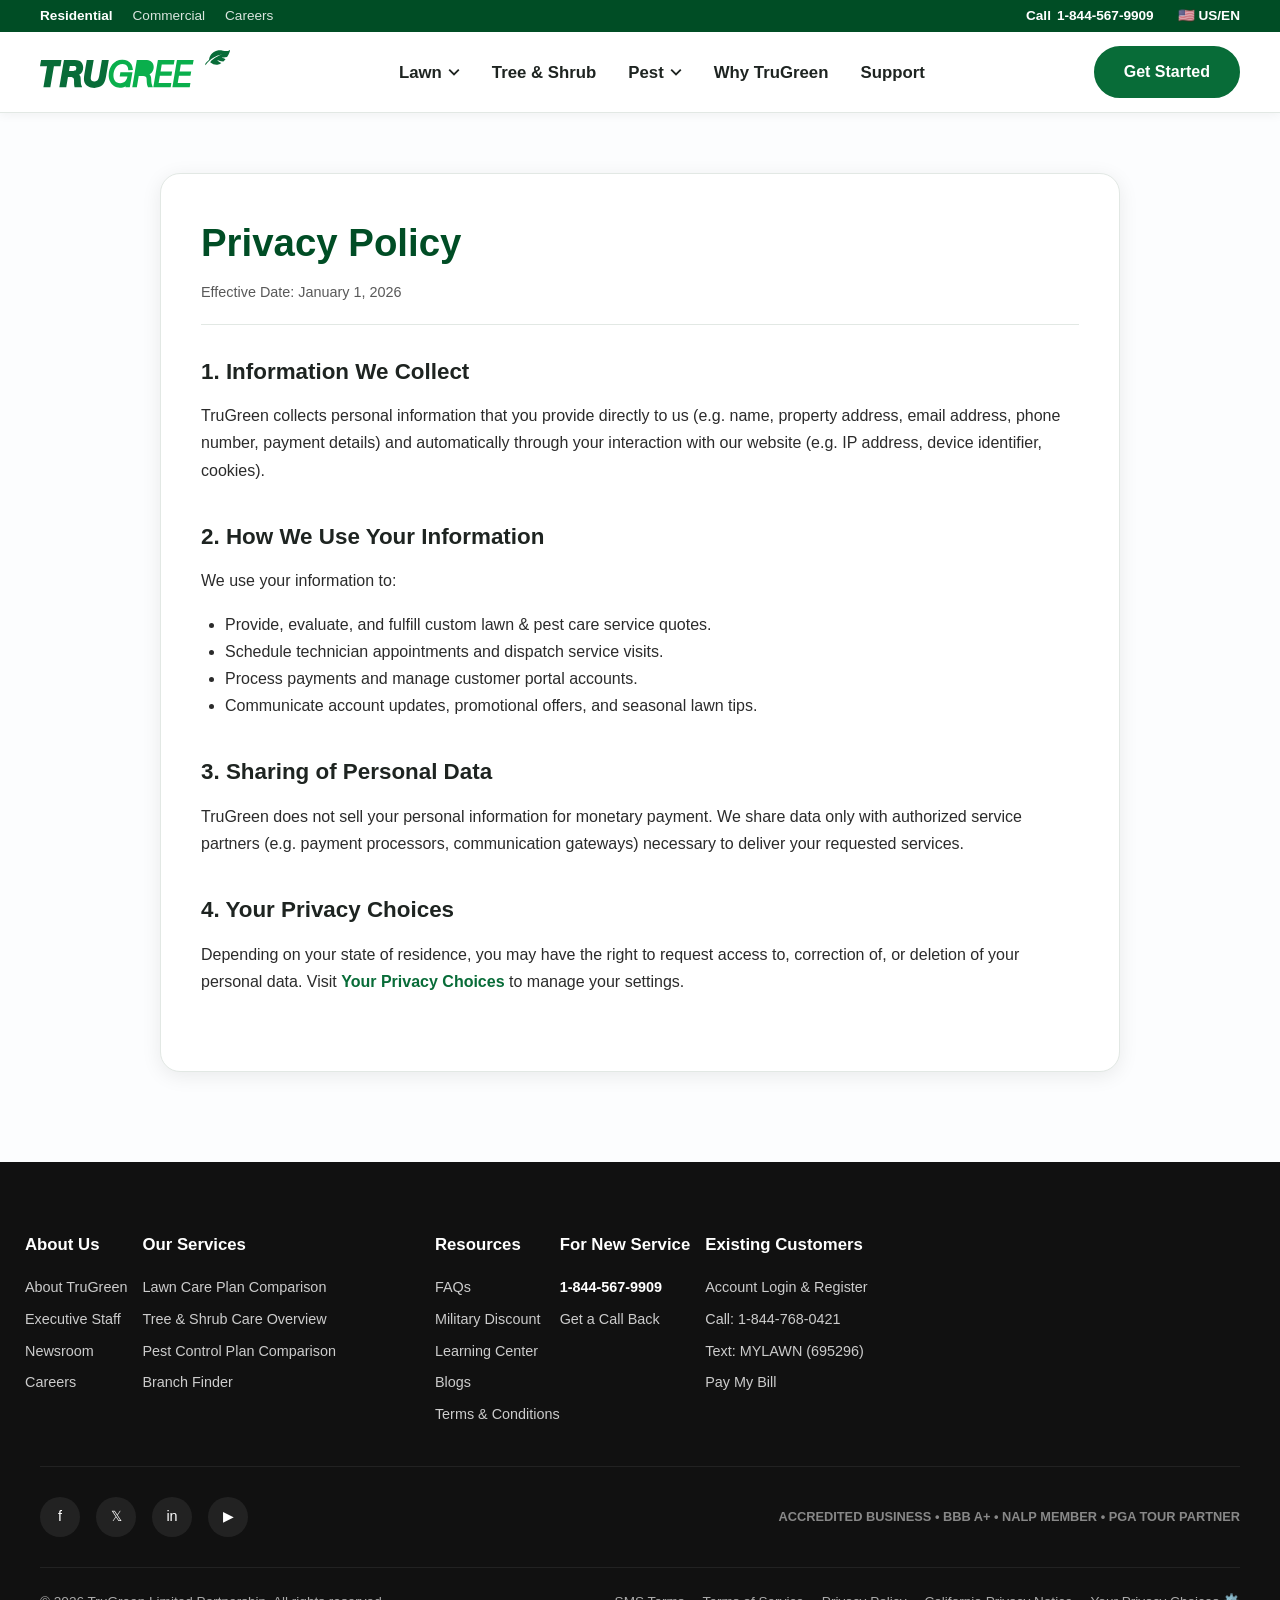
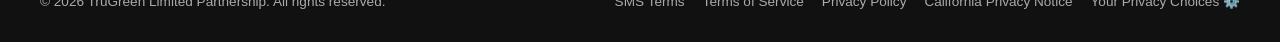
<file: privacy-policy.html>
<!DOCTYPE html>
<html lang="en">
  <head>
    <meta charset="UTF-8">
    <meta name="viewport" content="width=device-width, initial-scale=1.0">
    <title>Privacy Policy | TruGreen</title>
    <meta name="description"
      content="TruGreen Privacy Policy detailing information collection, usage, third-party sharing, data protection, and state consumer privacy rights.">
    <link rel="icon" href="https://www.trugreen.com/images/favicon.ico"
      type="image/x-icon">
    <link rel="stylesheet" href="style.css">
    <script src="script.js" defer></script>
  </head>
  <body>

    <!-- Drawer Overlay for Mobile -->
    <div class="drawer-overlay" id="drawerOverlay"></div>

    <!-- Off-Canvas Mobile Drawer -->
    <aside class="mobile-drawer" id="mobileDrawer"
      aria-label="Mobile Navigation">
      <div class="drawer-header">
        <div class="brand-logo">
          <svg width="150" height="30" viewBox="0 0 201 40" fill="none"
            xmlns="http://www.w3.org/2000/svg">
            <path
              d="M21.7535 16.4313L22.756 10.5469H1.10729L0 17.0373H7.40735L3.61145 39.3055H10.9292L14.7252 17.0373H21.6486L21.7535 16.4313Z"
              fill="#FFFFFF" />
            <path
              d="M41.4368 26.1072C44.4446 24.8122 45.6768 21.5126 45.6717 18.5084C45.6717 17.1978 45.4672 16.0531 44.9385 14.8462C44.1753 13.0333 42.9432 11.8937 41.5116 11.2876C40.0799 10.6763 38.4887 10.5467 36.8476 10.5467H25.3499L20.4464 39.3054H27.764L29.5897 28.5934C30.4177 28.583 31.2507 28.5571 32.0489 28.5571C33.0914 28.5571 33.8496 28.6815 34.3833 28.8886C35.1765 29.2098 35.4958 29.6086 35.7451 30.308C35.9846 31.0074 36.0393 32.0328 36.0393 33.2813C36.0393 33.8614 36.0294 34.4935 36.0294 35.1615C36.0294 36.4047 36.1489 37.5288 36.4632 38.7512L36.6028 39.2952H44.5888L44.1548 38.2645C43.1772 35.9438 43.207 34.0843 43.0973 31.3754C43.0326 29.7489 42.9728 28.3657 42.2943 27.2004C42.045 26.7808 41.7206 26.4286 41.3167 26.1386C41.3566 26.1231 41.3916 26.1076 41.4315 26.092L41.4368 26.1072ZM37.2519 21.6785L37.2469 21.6836C36.6932 22.0928 35.2617 22.2016 34.2839 22.1807C33.0867 22.1807 31.8996 22.155 30.6923 22.1445L31.5652 16.9233H35.8102C36.5783 16.9233 37.2815 17.084 37.7205 17.3843C38.1495 17.6952 38.399 18.0679 38.4189 18.8917C38.4189 20.0209 38.0399 21.1553 37.2519 21.6785Z"
              fill="#FFFFFF" />
            <path
              d="M62.9359 25.4546C62.6018 27.4179 62.2875 29.4224 61.5392 30.8314C60.776 32.2247 59.7733 33.0899 57.5635 33.1209C56.4114 33.1209 55.4136 32.862 54.7552 32.3594C54.1066 31.8517 53.7026 31.1422 53.6877 29.8733C53.6877 28.6145 53.9371 27.2627 54.1615 25.9417L56.8053 10.5471H49.4878L47.0385 24.9161C46.7391 26.6669 46.47 28.4901 46.47 30.3396C46.47 32.8466 47.1384 34.9133 48.4254 36.4569C49.7125 38.0058 51.558 38.9949 53.7977 39.5182C54.9849 39.7979 56.227 40 57.489 40C59.0603 40 60.8012 39.7203 62.3126 39.1402C65.096 38.1094 66.8569 36.3534 67.9491 34.2245C69.0515 32.0956 69.5354 29.6247 69.9844 27.0245L72.7718 10.5473H65.4601L62.9359 25.4546Z"
              fill="#FFFFFF" />
            <path
              d="M200.505 0.0938963C197.268 2.2228 192.289 -0.325646 188.713 0.254624C180.892 1.52885 179.19 7.68767 178.836 10.2311C178.662 10.3967 178.492 10.5626 178.333 10.7282C177.889 11.179 177.385 11.6917 176.911 12.1942C174.976 14.2557 174.781 14.7271 174.877 15.183C174.916 15.3592 174.995 15.9652 175.095 16.0946C175.7 15.0897 176.866 13.458 178.882 11.6347C181.6 9.04992 186.115 5.7659 192.19 4.78194C192.19 4.78194 183.047 8.39747 180.013 12.8263C182.842 15.209 185.865 15.8514 188.629 15.2505C188.629 15.2505 188.968 15.1779 189.337 15.0692C189.636 14.9604 189.945 14.8308 190.235 14.6858H190.24C190.24 14.6858 190.255 14.6704 190.255 14.6652C190.498 14.5564 190.734 14.432 190.972 14.3077C191.022 14.2766 191.072 14.2507 191.122 14.2248C191.382 14.0798 191.636 13.9245 191.89 13.7586C191.826 13.7326 188.684 12.5051 187.536 10.5161C187.9 10.7283 190.609 11.8524 193.921 12.1425L193.996 12.0753C194.969 11.1014 195.786 10.2312 196.33 9.49576C196.33 9.49576 193.916 8.9829 192.24 7.61536C192.58 7.70352 195.069 8.06081 197.852 7.42885C198.351 6.66749 198.804 5.906 199.189 5.18086L199.727 4.13452C201.244 1.13006 201.273 -0.408652 200.505 0.0938963Z"
              fill="#72ec9d" />
            <path
              d="M117.676 32.007H117.681C117.646 31.2405 117.661 30.2148 117.527 29.153C117.387 28.0963 117.113 26.9465 116.31 25.9932C116.16 25.8224 116.005 25.672 115.851 25.5322C116.754 25.0245 117.577 24.4081 118.275 23.6363C119.552 22.2376 120.32 20.3003 120.305 17.9383C120.33 15.3226 119.173 13.2817 117.487 12.1318C115.806 10.9663 113.721 10.5572 111.645 10.552H102.417L97.6237 39.3521H102.447L104.457 27.5318H107.58C108.603 27.5318 109.78 27.5576 110.708 27.8012C111.655 28.0548 112.219 28.433 112.498 29.0545C112.573 29.1995 112.693 29.7591 112.748 30.3392C112.808 30.9245 112.838 31.5512 112.853 32.0122C112.962 34.1515 112.982 36.3582 113.96 38.627L114.279 39.3522H119.382L118.744 37.6584C118.01 35.7056 117.786 34.1878 117.676 32.007Z"
              fill="#72ec9d" />
          </svg>
        </div>
        <button id="closeDrawer"
          style="color:#fff; font-size:1.5rem;">✕</button>
      </div>
      <div class="drawer-body">
        <a href="#lawn" class="mobile-nav-link">Lawn Care <span>›</span></a>
        <a href="#shrub" class="mobile-nav-link">Tree & Shrub <span>›</span></a>
        <a href="#pest" class="mobile-nav-link">Pest Control <span>›</span></a>
        <a href="#why" class="mobile-nav-link">Why TruGreen <span>›</span></a>
        <a href="#contact" class="mobile-nav-link">Customer Support
          <span>›</span></a>
        <div style="margin-top: 30px;">
          <a href="buy-online.html" class="btn btn-primary"
            style="width:100%;">Get Started</a>
        </div>
      </div>
    </aside>

    <!-- Top Announcement & Header -->
    <header class="top-header">
      <div class="top-strip">
        <div class="container">
          <div class="top-nav-links">
            <a href="#" class="active">Residential</a>
            <a href="#">Commercial</a>
            <a href="#">Careers</a>
          </div>
          <div class="top-right-links">
            <div class="top-call">
              <span>Call</span>
              <a href="tel:18445679909"
                style="color:#fff; font-weight:800;">1-844-567-9909</a>
            </div>
            <div class="country-selector">
              <span>🇺🇸 US/EN</span>
            </div>
          </div>
        </div>
      </div>

      <!-- Main Navigation Bar -->
      <nav class="main-nav">
        <div class="container">
          <a href="index.html" class="brand-logo" aria-label="TruGreen Home">
            <svg width="180" height="36" viewBox="0 0 201 40" fill="none"
              xmlns="http://www.w3.org/2000/svg">
              <path
                d="M21.7535 16.4313L22.756 10.5469H1.10729L0 17.0373H7.40735L3.61145 39.3055H10.9292L14.7252 17.0373H21.6486L21.7535 16.4313Z"
                fill="#086C38" />
              <path
                d="M41.4368 26.1072C44.4446 24.8122 45.6768 21.5126 45.6717 18.5084C45.6717 17.1978 45.4672 16.0531 44.9385 14.8462C44.1753 13.0333 42.9432 11.8937 41.5116 11.2876C40.0799 10.6763 38.4887 10.5467 36.8476 10.5467H25.3499L20.4464 39.3054H27.764L29.5897 28.5934C30.4177 28.583 31.2507 28.5571 32.0489 28.5571C33.0914 28.5571 33.8496 28.6815 34.3833 28.8886C35.1765 29.2098 35.4958 29.6086 35.7451 30.308C35.9846 31.0074 36.0393 32.0328 36.0393 33.2813C36.0393 33.8614 36.0294 34.4935 36.0294 35.1615C36.0294 36.4047 36.1489 37.5288 36.4632 38.7512L36.6028 39.2952H44.5888L44.1548 38.2645C43.1772 35.9438 43.207 34.0843 43.0973 31.3754C43.0326 29.7489 42.9728 28.3657 42.2943 27.2004C42.045 26.7808 41.7206 26.4286 41.3167 26.1386C41.3566 26.1231 41.3916 26.1076 41.4315 26.092L41.4368 26.1072ZM37.2519 21.6785L37.2469 21.6836C36.6932 22.0928 35.2617 22.2016 34.2839 22.1807C33.0867 22.1807 31.8996 22.155 30.6923 22.1445L31.5652 16.9233H35.8102C36.5783 16.9233 37.2815 17.084 37.7205 17.3843C38.1495 17.6952 38.399 18.0679 38.4189 18.8917C38.4189 20.0209 38.0399 21.1553 37.2519 21.6785Z"
                fill="#086C38" />
              <path
                d="M62.9359 25.4546C62.6018 27.4179 62.2875 29.4224 61.5392 30.8314C60.776 32.2247 59.7733 33.0899 57.5635 33.1209C56.4114 33.1209 55.4136 32.862 54.7552 32.3594C54.1066 31.8517 53.7026 31.1422 53.6877 29.8733C53.6877 28.6145 53.9371 27.2627 54.1615 25.9417L56.8053 10.5471H49.4878L47.0385 24.9161C46.7391 26.6669 46.47 28.4901 46.47 30.3396C46.47 32.8466 47.1384 34.9133 48.4254 36.4569C49.7125 38.0058 51.558 38.9949 53.7977 39.5182C54.9849 39.7979 56.227 40 57.489 40C59.0603 40 60.8012 39.7203 62.3126 39.1402C65.096 38.1094 66.8569 36.3534 67.9491 34.2245C69.0515 32.0956 69.5354 29.6247 69.9844 27.0245L72.7718 10.5473H65.4601L62.9359 25.4546Z"
                fill="#086C38" />
              <path
                d="M200.505 0.0938963C197.268 2.2228 192.289 -0.325646 188.713 0.254624C180.892 1.52885 179.19 7.68767 178.836 10.2311C178.662 10.3967 178.492 10.5626 178.333 10.7282C177.889 11.179 177.385 11.6917 176.911 12.1942C174.976 14.2557 174.781 14.7271 174.877 15.183C174.916 15.3592 174.995 15.9652 175.095 16.0946C175.7 15.0897 176.866 13.458 178.882 11.6347C181.6 9.04992 186.115 5.7659 192.19 4.78194C192.19 4.78194 183.047 8.39747 180.013 12.8263C182.842 15.209 185.865 15.8514 188.629 15.2505C188.629 15.2505 188.968 15.1779 189.337 15.0692C189.636 14.9604 189.945 14.8308 190.235 14.6858H190.24C190.24 14.6858 190.255 14.6704 190.255 14.6652C190.498 14.5564 190.734 14.432 190.972 14.3077C191.022 14.2766 191.072 14.2507 191.122 14.2248C191.382 14.0798 191.636 13.9245 191.89 13.7586C191.826 13.7326 188.684 12.5051 187.536 10.5161C187.9 10.7283 190.609 11.8524 193.921 12.1425L193.996 12.0753C194.969 11.1014 195.786 10.2312 196.33 9.49576C196.33 9.49576 193.916 8.9829 192.24 7.61536C192.58 7.70352 195.069 8.06081 197.852 7.42885C198.351 6.66749 198.804 5.906 199.189 5.18086L199.727 4.13452C201.244 1.13006 201.273 -0.408652 200.505 0.0938963Z"
                fill="#086C38" />
              <path
                d="M117.676 32.007H117.681C117.646 31.2405 117.661 30.2148 117.527 29.153C117.387 28.0963 117.113 26.9465 116.31 25.9932C116.16 25.8224 116.005 25.672 115.851 25.5322C116.754 25.0245 117.577 24.4081 118.275 23.6363C119.552 22.2376 120.32 20.3003 120.305 17.9383C120.33 15.3226 119.173 13.2817 117.487 12.1318C115.806 10.9663 113.721 10.5572 111.645 10.552H102.417L97.6237 39.3521H102.447L104.457 27.5318H107.58C108.603 27.5318 109.78 27.5576 110.708 27.8012C111.655 28.0548 112.219 28.433 112.498 29.0545C112.573 29.1995 112.693 29.7591 112.748 30.3392C112.808 30.9245 112.838 31.5512 112.853 32.0122C112.962 34.1515 112.982 36.3582 113.96 38.627L114.279 39.3522H119.382L118.744 37.6584C118.01 35.7056 117.786 34.1878 117.676 32.007Z"
                fill="#0AAF4C" />
              <path
                d="M85.0228 23.5277L84.3102 28.0498H92.5056C92.1616 29.961 91.4281 31.5566 90.3656 32.7167C89.0586 34.1361 87.2681 34.9959 84.7788 35.0062C82.2148 34.9908 80.5639 34.1205 79.4265 32.701C78.2943 31.2766 77.6758 29.1685 77.6807 26.6252C77.6807 23.6519 78.5786 20.6114 80.2096 18.3943C81.8557 16.1722 84.1304 14.7477 87.1531 14.7425C88.4849 14.7425 89.6922 15.0222 90.6449 15.5818C91.6026 16.1463 92.3408 16.9648 92.8247 18.2441C93.0292 18.8191 93.1589 19.4355 93.2588 20.14L93.4183 21.2587L98.282 20.9583L98.0525 19.5909C97.7981 18.0679 97.4739 16.6022 96.6158 15.0792C94.5756 11.5414 90.8744 10.0911 87.288 10.1014H86.9288C82.4445 10.0911 78.7931 12.1629 76.3689 15.2863C73.9397 18.4046 72.6677 22.533 72.6627 26.7753C72.6627 28.9561 73.1715 31.1316 74.0296 33.0429C76.0049 37.4614 79.9306 39.7975 84.45 39.7975H84.5546C86.5846 39.7872 88.7596 39.2483 90.6252 38.1401L90.4008 39.3521H94.9899L97.7983 23.5277H85.0228Z"
                fill="#0AAF4C" />
              <path
                d="M128.774 15.1466H141.505L141.689 14.1418L142.358 10.5417H124.719L119.886 39.3418H138.232L138.93 34.737H125.527L126.83 27.1121H139.001L139.784 22.5486H127.563L128.774 15.1466Z"
                fill="#0AAF4C" />
              <path
                d="M159.178 27.1174L159.966 22.5538H147.746L148.957 15.1518H161.682L161.866 14.1469L162.535 10.5469H144.896L140.064 39.3469H158.41L159.108 34.7421H145.705L147.007 27.1174H159.178Z"
                fill="#0AAF4C" />
            </svg>
          </a>

          <!-- Desktop Links & Mega Menu -->
          <ul class="desktop-menu">
            <li class="nav-item">
              <a href="#lawn" class="nav-link">
                Lawn
                <svg class="chevron" viewBox="0 0 10 6" fill="none"><path
                    d="M1 1L5 5L9 1" stroke="currentColor"
                    stroke-width="1.5" /></svg>
              </a>
              <div class="mega-dropdown">
                <div class="mega-grid">
                  <div class="mega-column">
                    <h3>Lawn Care Plans</h3>
                    <a href="products-and-services.html" class="mega-link-item">
                      <div class="mega-link-title">Plan Comparison</div>
                      <div class="mega-link-desc">Find the plan that best suits
                        your lawn’s unique needs.</div>
                    </a>
                    <a href="trupro.html" class="mega-link-item">
                      <div class="mega-link-title">TruPro℠ <span
                          class="badge-top-pick">Top pick</span></div>
                      <div class="mega-link-desc">A comprehensive plan for a
                        golf course quality lawn.</div>
                    </a>
                    <a href="trucore.html" class="mega-link-item">
                      <div class="mega-link-title">TruCore℠</div>
                      <div class="mega-link-desc">Advanced, custom care for a
                        lawn you’ll love.</div>
                    </a>
                    <a href="natural-lawn-care.html" class="mega-link-item">
                      <div class="mega-link-title">TruNatural®</div>
                      <div class="mega-link-desc">Revitalize your lawn with
                        all-natural, organic treatments.</div>
                    </a>
                  </div>
                  <div class="mega-column">
                    <h3>Lawn Care Services</h3>
                    <a href="#" class="mega-link-item">
                      <div class="mega-link-title">Lawn Fertilization</div>
                    </a>
                    <a href="#" class="mega-link-item">
                      <div class="mega-link-title">Weed Control</div>
                    </a>
                    <a href="#" class="mega-link-item">
                      <div class="mega-link-title">Aeration & Overseeding</div>
                    </a>
                    <a href="#" class="mega-link-item">
                      <div class="mega-link-title">Soil Enhancer Treatment</div>
                    </a>
                  </div>
                </div>
              </div>
            </li>
            <li class="nav-item">
              <a href="#shrub" class="nav-link">Tree & Shrub</a>
            </li>
            <li class="nav-item">
              <a href="#pest" class="nav-link">
                Pest
                <svg class="chevron" viewBox="0 0 10 6" fill="none"><path
                    d="M1 1L5 5L9 1" stroke="currentColor"
                    stroke-width="1.5" /></svg>
              </a>
              <div class="mega-dropdown">
                <div class="mega-grid">
                  <div class="mega-column">
                    <h3>Pest Control Plans</h3>
                    <a href="#" class="mega-link-item">
                      <div class="mega-link-title">TruDefense℠ Mosquito
                        Control</div>
                      <div class="mega-link-desc">Results in just 24 hours
                        against mosquitoes.</div>
                    </a>
                    <a href="#" class="mega-link-item">
                      <div class="mega-link-title">TruBarrier℠ Perimeter
                        Pest</div>
                      <div class="mega-link-desc">Protective barrier around your
                        home against outdoor pests.</div>
                    </a>
                  </div>
                  <div class="mega-column">
                    <h3>Pest Services</h3>
                    <a href="#" class="mega-link-item">
                      <div class="mega-link-title">Flea & Tick Control</div>
                    </a>
                    <a href="#" class="mega-link-item">
                      <div class="mega-link-title">Fire Ant Control</div>
                    </a>
                  </div>
                </div>
              </div>
            </li>
            <li class="nav-item"><a href="#why" class="nav-link">Why
                TruGreen</a></li>
            <li class="nav-item"><a href="#support"
                class="nav-link">Support</a></li>
          </ul>

          <div class="nav-actions">
            <a href="buy-online.html" class="btn btn-primary">Get Started</a>
            <button class="mobile-hamburger" id="mobileToggle"
              aria-label="Open mobile menu">☰</button>
          </div>
        </div>
      </nav>
    </header>

    <!-- Legal Container -->
    <main class="legal-container">
      <div class="container">
        <div class="legal-layout">

          <!-- Main Content -->
          <div class="legal-content">
            <h1 class="legal-title">Privacy Policy</h1>
            <div class="legal-updated">Effective Date: January 1, 2026</div>

            <div class="legal-section-block">
              <h3>1. Information We Collect</h3>
              <p>
                TruGreen collects personal information that you provide directly
                to us (e.g. name, property address, email address, phone number,
                payment details) and automatically through your interaction with
                our website (e.g. IP address, device identifier, cookies).
              </p>
            </div>

            <div class="legal-section-block">
              <h3>2. How We Use Your Information</h3>
              <p>We use your information to:</p>
              <ul>
                <li>Provide, evaluate, and fulfill custom lawn & pest care
                  service quotes.</li>
                <li>Schedule technician appointments and dispatch service
                  visits.</li>
                <li>Process payments and manage customer portal accounts.</li>
                <li>Communicate account updates, promotional offers, and
                  seasonal lawn tips.</li>
              </ul>
            </div>

            <div class="legal-section-block">
              <h3>3. Sharing of Personal Data</h3>
              <p>
                TruGreen does not sell your personal information for monetary
                payment. We share data only with authorized service partners
                (e.g. payment processors, communication gateways) necessary to
                deliver your requested services.
              </p>
            </div>

            <div class="legal-section-block">
              <h3>4. Your Privacy Choices</h3>
              <p>
                Depending on your state of residence, you may have the right to
                request access to, correction of, or deletion of your personal
                data. Visit <a href="your-privacy-choices.html"
                  style="color:var(--tg-green); font-weight:700;">Your Privacy
                  Choices</a> to manage your settings.
              </p>
            </div>
          </div>

        </div>
      </div>
    </main>

    <!-- Footer Section -->
    <footer class="footer-panel">
      <div class="container">
        <div class="row">
          <div class="col-md-2">
            <h5>About Us</h5>
            <ul>
              <li><a href="#">About TruGreen</a></li>
              <li><a href="#">Executive Staff</a></li>
              <li><a href="#">Newsroom</a></li>
              <li><a href="#">Careers</a></li>
            </ul>
          </div>
          <div class="col-md-3">
            <h5>Our Services</h5>
            <ul>
              <li><a href="#">Lawn Care Plan Comparison</a></li>
              <li><a href="#">Tree & Shrub Care Overview</a></li>
              <li><a href="#">Pest Control Plan Comparison</a></li>
              <li><a href="#">Branch Finder</a></li>
            </ul>
          </div>
          <div class="col-md-2">
            <h5>Resources</h5>
            <ul>
              <li><a href="#">FAQs</a></li>
              <li><a href="#">Military Discount</a></li>
              <li><a href="#">Learning Center</a></li>
              <li><a href="#">Blogs</a></li>
              <li><a href="#">Terms & Conditions</a></li>
            </ul>
          </div>
          <div class="col-md-2">
            <h5>For New Service</h5>
            <ul>
              <li><a href="tel:18445679909"
                  style="font-weight:700; color:#fff;">1-844-567-9909</a></li>
              <li><a href="buy-online.html">Get a Call Back</a></li>
            </ul>
          </div>
          <div class="col-md-3">
            <h5>Existing Customers</h5>
            <ul>
              <li><a href="#">Account Login & Register</a></li>
              <li><a href="tel:18447680421">Call: 1-844-768-0421</a></li>
              <li><a href="sms:18887813135">Text: MYLAWN (695296)</a></li>
              <li><a href="#">Pay My Bill</a></li>
            </ul>
          </div>
        </div>

        <!-- Social & Trust Badges -->
        <div class="footer-social-row">
          <div class="social-icons">
            <a href="#" class="social-icon-btn" aria-label="Facebook">f</a>
            <a href="#" class="social-icon-btn" aria-label="X">𝕏</a>
            <a href="#" class="social-icon-btn" aria-label="Instagram">in</a>
            <a href="#" class="social-icon-btn" aria-label="YouTube">▶</a>
          </div>
          <div class="brand-badges">
            <span
              style="color:#888; font-size:0.8rem; font-weight:700;">ACCREDITED
              BUSINESS • BBB A+ • NALP MEMBER • PGA TOUR PARTNER</span>
          </div>
        </div>

        <!-- Copyright & Bottom Links -->
        <div class="footer-bottom">
          <div>© 2026 TruGreen Limited Partnership. All rights reserved.</div>
          <div class="footer-bottom-links">
            <a href="sms-terms.html">SMS Terms</a>
            <a href="terms.html">Terms of Service</a>
            <a href="privacy-policy.html">Privacy Policy</a>
            <a href="california-privacy-policy.html">California Privacy
              Notice</a>
            <a href="your-privacy-choices.html">Your Privacy Choices ⚙️</a>
          </div>
        </div>
      </div>
    </footer>

  </body>
</html>
</file>
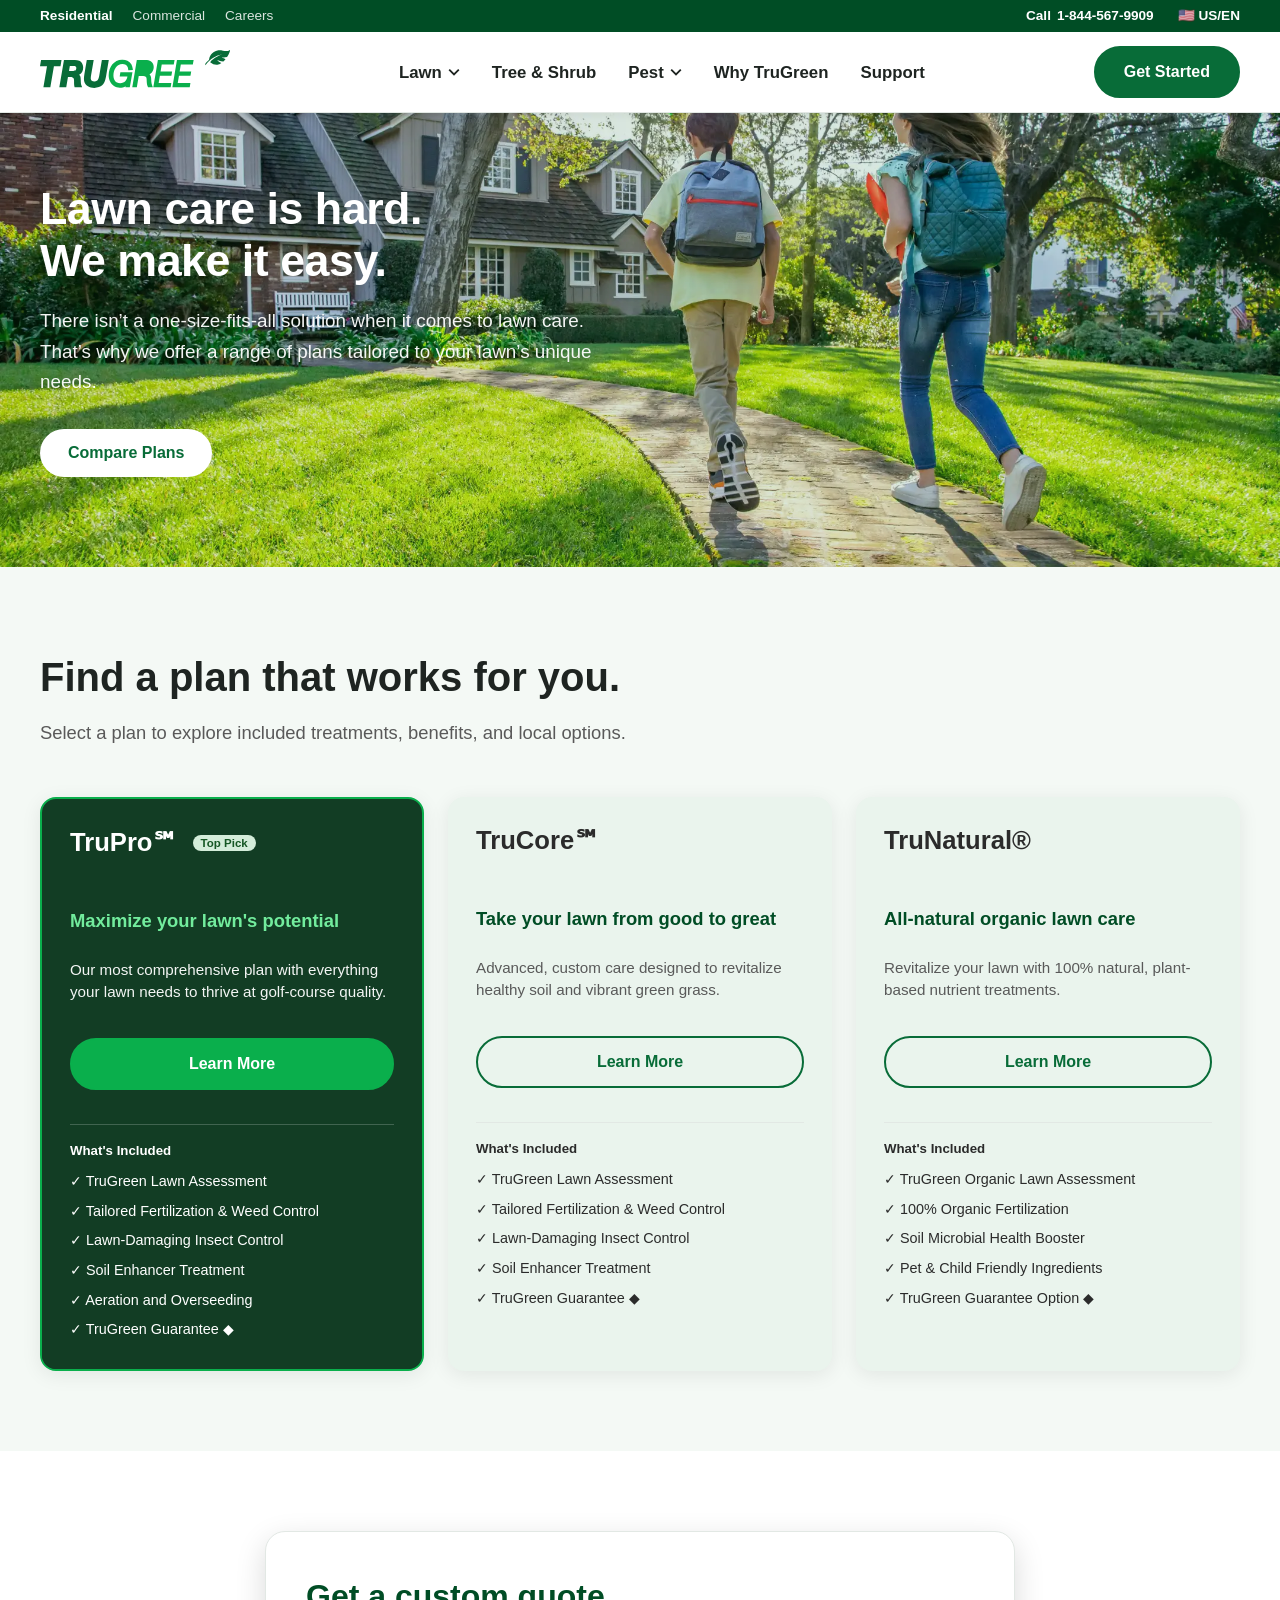
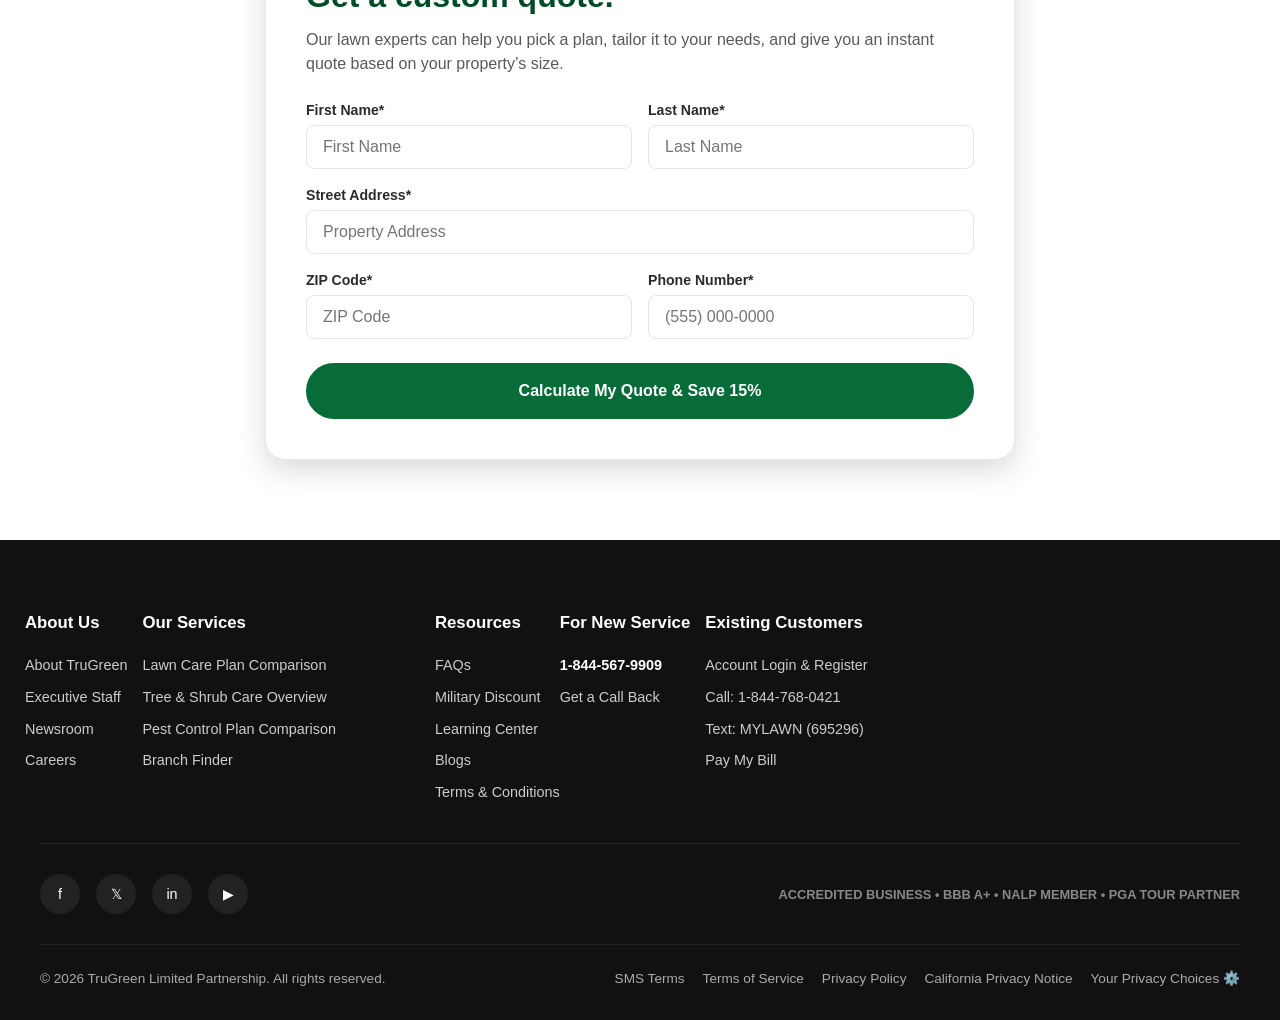
<file: products-and-services.html>
<!DOCTYPE html>
<html lang="en">
  <head>
    <meta charset="UTF-8">
    <meta name="viewport" content="width=device-width, initial-scale=1.0">
    <title>Affordable Lawn Care Plans & Pricing Options | TruGreen</title>
    <meta name="description"
      content="Get a lawn you'll be proud of with a tailored plan from America's #1 lawn care company. Compare your options today!">
    <link rel="icon" href="https://www.trugreen.com/images/favicon.ico"
      type="image/x-icon">
    <link rel="stylesheet" href="style.css">
    <script src="script.js" defer></script>
  </head>
  <body>

    <!-- Drawer Overlay for Mobile -->
    <div class="drawer-overlay" id="drawerOverlay"></div>

    <!-- Off-Canvas Mobile Drawer -->
    <aside class="mobile-drawer" id="mobileDrawer"
      aria-label="Mobile Navigation">
      <div class="drawer-header">
        <div class="brand-logo">
          <svg width="150" height="30" viewBox="0 0 201 40" fill="none"
            xmlns="http://www.w3.org/2000/svg">
            <path
              d="M21.7535 16.4313L22.756 10.5469H1.10729L0 17.0373H7.40735L3.61145 39.3055H10.9292L14.7252 17.0373H21.6486L21.7535 16.4313Z"
              fill="#FFFFFF" />
            <path
              d="M41.4368 26.1072C44.4446 24.8122 45.6768 21.5126 45.6717 18.5084C45.6717 17.1978 45.4672 16.0531 44.9385 14.8462C44.1753 13.0333 42.9432 11.8937 41.5116 11.2876C40.0799 10.6763 38.4887 10.5467 36.8476 10.5467H25.3499L20.4464 39.3054H27.764L29.5897 28.5934C30.4177 28.583 31.2507 28.5571 32.0489 28.5571C33.0914 28.5571 33.8496 28.6815 34.3833 28.8886C35.1765 29.2098 35.4958 29.6086 35.7451 30.308C35.9846 31.0074 36.0393 32.0328 36.0393 33.2813C36.0393 33.8614 36.0294 34.4935 36.0294 35.1615C36.0294 36.4047 36.1489 37.5288 36.4632 38.7512L36.6028 39.2952H44.5888L44.1548 38.2645C43.1772 35.9438 43.207 34.0843 43.0973 31.3754C43.0326 29.7489 42.9728 28.3657 42.2943 27.2004C42.045 26.7808 41.7206 26.4286 41.3167 26.1386C41.3566 26.1231 41.3916 26.1076 41.4315 26.092L41.4368 26.1072ZM37.2519 21.6785L37.2469 21.6836C36.6932 22.0928 35.2617 22.2016 34.2839 22.1807C33.0867 22.1807 31.8996 22.155 30.6923 22.1445L31.5652 16.9233H35.8102C36.5783 16.9233 37.2815 17.084 37.7205 17.3843C38.1495 17.6952 38.399 18.0679 38.4189 18.8917C38.4189 20.0209 38.0399 21.1553 37.2519 21.6785Z"
              fill="#FFFFFF" />
            <path
              d="M62.9359 25.4546C62.6018 27.4179 62.2875 29.4224 61.5392 30.8314C60.776 32.2247 59.7733 33.0899 57.5635 33.1209C56.4114 33.1209 55.4136 32.862 54.7552 32.3594C54.1066 31.8517 53.7026 31.1422 53.6877 29.8733C53.6877 28.6145 53.9371 27.2627 54.1615 25.9417L56.8053 10.5471H49.4878L47.0385 24.9161C46.7391 26.6669 46.47 28.4901 46.47 30.3396C46.47 32.8466 47.1384 34.9133 48.4254 36.4569C49.7125 38.0058 51.558 38.9949 53.7977 39.5182C54.9849 39.7979 56.227 40 57.489 40C59.0603 40 60.8012 39.7203 62.3126 39.1402C65.096 38.1094 66.8569 36.3534 67.9491 34.2245C69.0515 32.0956 69.5354 29.6247 69.9844 27.0245L72.7718 10.5473H65.4601L62.9359 25.4546Z"
              fill="#FFFFFF" />
            <path
              d="M200.505 0.0938963C197.268 2.2228 192.289 -0.325646 188.713 0.254624C180.892 1.52885 179.19 7.68767 178.836 10.2311C178.662 10.3967 178.492 10.5626 178.333 10.7282C177.889 11.179 177.385 11.6917 176.911 12.1942C174.976 14.2557 174.781 14.7271 174.877 15.183C174.916 15.3592 174.995 15.9652 175.095 16.0946C175.7 15.0897 176.866 13.458 178.882 11.6347C181.6 9.04992 186.115 5.7659 192.19 4.78194C192.19 4.78194 183.047 8.39747 180.013 12.8263C182.842 15.209 185.865 15.8514 188.629 15.2505C188.629 15.2505 188.968 15.1779 189.337 15.0692C189.636 14.9604 189.945 14.8308 190.235 14.6858H190.24C190.24 14.6858 190.255 14.6704 190.255 14.6652C190.498 14.5564 190.734 14.432 190.972 14.3077C191.022 14.2766 191.072 14.2507 191.122 14.2248C191.382 14.0798 191.636 13.9245 191.89 13.7586C191.826 13.7326 188.684 12.5051 187.536 10.5161C187.9 10.7283 190.609 11.8524 193.921 12.1425L193.996 12.0753C194.969 11.1014 195.786 10.2312 196.33 9.49576C196.33 9.49576 193.916 8.9829 192.24 7.61536C192.58 7.70352 195.069 8.06081 197.852 7.42885C198.351 6.66749 198.804 5.906 199.189 5.18086L199.727 4.13452C201.244 1.13006 201.273 -0.408652 200.505 0.0938963Z"
              fill="#72ec9d" />
            <path
              d="M117.676 32.007H117.681C117.646 31.2405 117.661 30.2148 117.527 29.153C117.387 28.0963 117.113 26.9465 116.31 25.9932C116.16 25.8224 116.005 25.672 115.851 25.5322C116.754 25.0245 117.577 24.4081 118.275 23.6363C119.552 22.2376 120.32 20.3003 120.305 17.9383C120.33 15.3226 119.173 13.2817 117.487 12.1318C115.806 10.9663 113.721 10.5572 111.645 10.552H102.417L97.6237 39.3521H102.447L104.457 27.5318H107.58C108.603 27.5318 109.78 27.5576 110.708 27.8012C111.655 28.0548 112.219 28.433 112.498 29.0545C112.573 29.1995 112.693 29.7591 112.748 30.3392C112.808 30.9245 112.838 31.5512 112.853 32.0122C112.962 34.1515 112.982 36.3582 113.96 38.627L114.279 39.3522H119.382L118.744 37.6584C118.01 35.7056 117.786 34.1878 117.676 32.007Z"
              fill="#72ec9d" />
          </svg>
        </div>
        <button id="closeDrawer"
          style="color:#fff; font-size:1.5rem;">✕</button>
      </div>
      <div class="drawer-body">
        <a href="#lawn" class="mobile-nav-link">Lawn Care <span>›</span></a>
        <a href="#shrub" class="mobile-nav-link">Tree & Shrub <span>›</span></a>
        <a href="#pest" class="mobile-nav-link">Pest Control <span>›</span></a>
        <a href="#why" class="mobile-nav-link">Why TruGreen <span>›</span></a>
        <a href="#contact" class="mobile-nav-link">Customer Support
          <span>›</span></a>
        <div style="margin-top: 30px;">
          <a href="buy-online.html" class="btn btn-primary"
            style="width:100%;">Get Started</a>
        </div>
      </div>
    </aside>

    <!-- Top Announcement & Header -->
    <header class="top-header">
      <div class="top-strip">
        <div class="container">
          <div class="top-nav-links">
            <a href="#" class="active">Residential</a>
            <a href="#">Commercial</a>
            <a href="#">Careers</a>
          </div>
          <div class="top-right-links">
            <div class="top-call">
              <span>Call</span>
              <a href="tel:18445679909"
                style="color:#fff; font-weight:800;">1-844-567-9909</a>
            </div>
            <div class="country-selector">
              <span>🇺🇸 US/EN</span>
            </div>
          </div>
        </div>
      </div>

      <!-- Main Navigation Bar -->
      <nav class="main-nav">
        <div class="container">
          <a href="index.html" class="brand-logo" aria-label="TruGreen Home">
            <svg width="180" height="36" viewBox="0 0 201 40" fill="none"
              xmlns="http://www.w3.org/2000/svg">
              <path
                d="M21.7535 16.4313L22.756 10.5469H1.10729L0 17.0373H7.40735L3.61145 39.3055H10.9292L14.7252 17.0373H21.6486L21.7535 16.4313Z"
                fill="#086C38" />
              <path
                d="M41.4368 26.1072C44.4446 24.8122 45.6768 21.5126 45.6717 18.5084C45.6717 17.1978 45.4672 16.0531 44.9385 14.8462C44.1753 13.0333 42.9432 11.8937 41.5116 11.2876C40.0799 10.6763 38.4887 10.5467 36.8476 10.5467H25.3499L20.4464 39.3054H27.764L29.5897 28.5934C30.4177 28.583 31.2507 28.5571 32.0489 28.5571C33.0914 28.5571 33.8496 28.6815 34.3833 28.8886C35.1765 29.2098 35.4958 29.6086 35.7451 30.308C35.9846 31.0074 36.0393 32.0328 36.0393 33.2813C36.0393 33.8614 36.0294 34.4935 36.0294 35.1615C36.0294 36.4047 36.1489 37.5288 36.4632 38.7512L36.6028 39.2952H44.5888L44.1548 38.2645C43.1772 35.9438 43.207 34.0843 43.0973 31.3754C43.0326 29.7489 42.9728 28.3657 42.2943 27.2004C42.045 26.7808 41.7206 26.4286 41.3167 26.1386C41.3566 26.1231 41.3916 26.1076 41.4315 26.092L41.4368 26.1072ZM37.2519 21.6785L37.2469 21.6836C36.6932 22.0928 35.2617 22.2016 34.2839 22.1807C33.0867 22.1807 31.8996 22.155 30.6923 22.1445L31.5652 16.9233H35.8102C36.5783 16.9233 37.2815 17.084 37.7205 17.3843C38.1495 17.6952 38.399 18.0679 38.4189 18.8917C38.4189 20.0209 38.0399 21.1553 37.2519 21.6785Z"
                fill="#086C38" />
              <path
                d="M62.9359 25.4546C62.6018 27.4179 62.2875 29.4224 61.5392 30.8314C60.776 32.2247 59.7733 33.0899 57.5635 33.1209C56.4114 33.1209 55.4136 32.862 54.7552 32.3594C54.1066 31.8517 53.7026 31.1422 53.6877 29.8733C53.6877 28.6145 53.9371 27.2627 54.1615 25.9417L56.8053 10.5471H49.4878L47.0385 24.9161C46.7391 26.6669 46.47 28.4901 46.47 30.3396C46.47 32.8466 47.1384 34.9133 48.4254 36.4569C49.7125 38.0058 51.558 38.9949 53.7977 39.5182C54.9849 39.7979 56.227 40 57.489 40C59.0603 40 60.8012 39.7203 62.3126 39.1402C65.096 38.1094 66.8569 36.3534 67.9491 34.2245C69.0515 32.0956 69.5354 29.6247 69.9844 27.0245L72.7718 10.5473H65.4601L62.9359 25.4546Z"
                fill="#086C38" />
              <path
                d="M200.505 0.0938963C197.268 2.2228 192.289 -0.325646 188.713 0.254624C180.892 1.52885 179.19 7.68767 178.836 10.2311C178.662 10.3967 178.492 10.5626 178.333 10.7282C177.889 11.179 177.385 11.6917 176.911 12.1942C174.976 14.2557 174.781 14.7271 174.877 15.183C174.916 15.3592 174.995 15.9652 175.095 16.0946C175.7 15.0897 176.866 13.458 178.882 11.6347C181.6 9.04992 186.115 5.7659 192.19 4.78194C192.19 4.78194 183.047 8.39747 180.013 12.8263C182.842 15.209 185.865 15.8514 188.629 15.2505C188.629 15.2505 188.968 15.1779 189.337 15.0692C189.636 14.9604 189.945 14.8308 190.235 14.6858H190.24C190.24 14.6858 190.255 14.6704 190.255 14.6652C190.498 14.5564 190.734 14.432 190.972 14.3077C191.022 14.2766 191.072 14.2507 191.122 14.2248C191.382 14.0798 191.636 13.9245 191.89 13.7586C191.826 13.7326 188.684 12.5051 187.536 10.5161C187.9 10.7283 190.609 11.8524 193.921 12.1425L193.996 12.0753C194.969 11.1014 195.786 10.2312 196.33 9.49576C196.33 9.49576 193.916 8.9829 192.24 7.61536C192.58 7.70352 195.069 8.06081 197.852 7.42885C198.351 6.66749 198.804 5.906 199.189 5.18086L199.727 4.13452C201.244 1.13006 201.273 -0.408652 200.505 0.0938963Z"
                fill="#086C38" />
              <path
                d="M117.676 32.007H117.681C117.646 31.2405 117.661 30.2148 117.527 29.153C117.387 28.0963 117.113 26.9465 116.31 25.9932C116.16 25.8224 116.005 25.672 115.851 25.5322C116.754 25.0245 117.577 24.4081 118.275 23.6363C119.552 22.2376 120.32 20.3003 120.305 17.9383C120.33 15.3226 119.173 13.2817 117.487 12.1318C115.806 10.9663 113.721 10.5572 111.645 10.552H102.417L97.6237 39.3521H102.447L104.457 27.5318H107.58C108.603 27.5318 109.78 27.5576 110.708 27.8012C111.655 28.0548 112.219 28.433 112.498 29.0545C112.573 29.1995 112.693 29.7591 112.748 30.3392C112.808 30.9245 112.838 31.5512 112.853 32.0122C112.962 34.1515 112.982 36.3582 113.96 38.627L114.279 39.3522H119.382L118.744 37.6584C118.01 35.7056 117.786 34.1878 117.676 32.007Z"
                fill="#0AAF4C" />
              <path
                d="M85.0228 23.5277L84.3102 28.0498H92.5056C92.1616 29.961 91.4281 31.5566 90.3656 32.7167C89.0586 34.1361 87.2681 34.9959 84.7788 35.0062C82.2148 34.9908 80.5639 34.1205 79.4265 32.701C78.2943 31.2766 77.6758 29.1685 77.6807 26.6252C77.6807 23.6519 78.5786 20.6114 80.2096 18.3943C81.8557 16.1722 84.1304 14.7477 87.1531 14.7425C88.4849 14.7425 89.6922 15.0222 90.6449 15.5818C91.6026 16.1463 92.3408 16.9648 92.8247 18.2441C93.0292 18.8191 93.1589 19.4355 93.2588 20.14L93.4183 21.2587L98.282 20.9583L98.0525 19.5909C97.7981 18.0679 97.4739 16.6022 96.6158 15.0792C94.5756 11.5414 90.8744 10.0911 87.288 10.1014H86.9288C82.4445 10.0911 78.7931 12.1629 76.3689 15.2863C73.9397 18.4046 72.6677 22.533 72.6627 26.7753C72.6627 28.9561 73.1715 31.1316 74.0296 33.0429C76.0049 37.4614 79.9306 39.7975 84.45 39.7975H84.5546C86.5846 39.7872 88.7596 39.2483 90.6252 38.1401L90.4008 39.3521H94.9899L97.7983 23.5277H85.0228Z"
                fill="#0AAF4C" />
              <path
                d="M128.774 15.1466H141.505L141.689 14.1418L142.358 10.5417H124.719L119.886 39.3418H138.232L138.93 34.737H125.527L126.83 27.1121H139.001L139.784 22.5486H127.563L128.774 15.1466Z"
                fill="#0AAF4C" />
              <path
                d="M159.178 27.1174L159.966 22.5538H147.746L148.957 15.1518H161.682L161.866 14.1469L162.535 10.5469H144.896L140.064 39.3469H158.41L159.108 34.7421H145.705L147.007 27.1174H159.178Z"
                fill="#0AAF4C" />
            </svg>
          </a>

          <!-- Desktop Links & Mega Menu -->
          <ul class="desktop-menu">
            <li class="nav-item">
              <a href="#lawn" class="nav-link">
                Lawn
                <svg class="chevron" viewBox="0 0 10 6" fill="none"><path
                    d="M1 1L5 5L9 1" stroke="currentColor"
                    stroke-width="1.5" /></svg>
              </a>
              <div class="mega-dropdown">
                <div class="mega-grid">
                  <div class="mega-column">
                    <h3>Lawn Care Plans</h3>
                    <a href="products-and-services.html" class="mega-link-item">
                      <div class="mega-link-title">Plan Comparison</div>
                      <div class="mega-link-desc">Find the plan that best suits
                        your lawn’s unique needs.</div>
                    </a>
                    <a href="trupro.html" class="mega-link-item">
                      <div class="mega-link-title">TruPro℠ <span
                          class="badge-top-pick">Top pick</span></div>
                      <div class="mega-link-desc">A comprehensive plan for a
                        golf course quality lawn.</div>
                    </a>
                    <a href="trucore.html" class="mega-link-item">
                      <div class="mega-link-title">TruCore℠</div>
                      <div class="mega-link-desc">Advanced, custom care for a
                        lawn you’ll love.</div>
                    </a>
                    <a href="natural-lawn-care.html" class="mega-link-item">
                      <div class="mega-link-title">TruNatural®</div>
                      <div class="mega-link-desc">Revitalize your lawn with
                        all-natural, organic treatments.</div>
                    </a>
                  </div>
                  <div class="mega-column">
                    <h3>Lawn Care Services</h3>
                    <a href="#" class="mega-link-item">
                      <div class="mega-link-title">Lawn Fertilization</div>
                    </a>
                    <a href="#" class="mega-link-item">
                      <div class="mega-link-title">Weed Control</div>
                    </a>
                    <a href="#" class="mega-link-item">
                      <div class="mega-link-title">Aeration & Overseeding</div>
                    </a>
                    <a href="#" class="mega-link-item">
                      <div class="mega-link-title">Soil Enhancer Treatment</div>
                    </a>
                  </div>
                </div>
              </div>
            </li>
            <li class="nav-item">
              <a href="#shrub" class="nav-link">Tree & Shrub</a>
            </li>
            <li class="nav-item">
              <a href="#pest" class="nav-link">
                Pest
                <svg class="chevron" viewBox="0 0 10 6" fill="none"><path
                    d="M1 1L5 5L9 1" stroke="currentColor"
                    stroke-width="1.5" /></svg>
              </a>
              <div class="mega-dropdown">
                <div class="mega-grid">
                  <div class="mega-column">
                    <h3>Pest Control Plans</h3>
                    <a href="#" class="mega-link-item">
                      <div class="mega-link-title">TruDefense℠ Mosquito
                        Control</div>
                      <div class="mega-link-desc">Results in just 24 hours
                        against mosquitoes.</div>
                    </a>
                    <a href="#" class="mega-link-item">
                      <div class="mega-link-title">TruBarrier℠ Perimeter
                        Pest</div>
                      <div class="mega-link-desc">Protective barrier around your
                        home against outdoor pests.</div>
                    </a>
                  </div>
                  <div class="mega-column">
                    <h3>Pest Services</h3>
                    <a href="#" class="mega-link-item">
                      <div class="mega-link-title">Flea & Tick Control</div>
                    </a>
                    <a href="#" class="mega-link-item">
                      <div class="mega-link-title">Fire Ant Control</div>
                    </a>
                  </div>
                </div>
              </div>
            </li>
            <li class="nav-item"><a href="#why" class="nav-link">Why
                TruGreen</a></li>
            <li class="nav-item"><a href="#support"
                class="nav-link">Support</a></li>
          </ul>

          <div class="nav-actions">
            <a href="buy-online.html" class="btn btn-primary">Get Started</a>
            <button class="mobile-hamburger" id="mobileToggle"
              aria-label="Open mobile menu">☰</button>
          </div>
        </div>
      </nav>
    </header>

    <!-- Hero Section -->
    <section class="hero-section">

      <div class="container">
        <div class="hero-content">
          <h1 class="hero-title" style="font-size:2.8rem;">Lawn care is
            hard.<br>We make it easy.</h1>
          <p class="hero-description">
            There isn’t a one-size-fits-all solution when it comes to lawn care.
            That’s why we offer a range of plans tailored to your lawn’s unique
            needs.
          </p>
          <a href="#planCompare" class="btn btn-primary"
            style="background:#fff; color:var(--tg-green); border:none;">Compare
            Plans</a>
        </div>
      </div>
      <div class="hero-bg-overlay"
        style="background-image: url('4.webp') !important;"></div>
    </section>

    <!-- Plan Comparison Cards Section -->
    <section class="section-padding bg-primary-light" id="planCompare">
      <div class="container">
        <div class="section-header">
          <h2 class="section-title">Find a plan that works for you.</h2>
          <p class="section-desc">Select a plan to explore included treatments,
            benefits, and local options.</p>
        </div>

        <div class="comparison-grid"
          style="grid-template-columns: repeat(3, 1fr);">
          <!-- TruPro Card -->
          <div class="comparison-card tg-featured">
            <div class="card-header">
              <h3>TruPro℠ <span class="badge-top-pick"
                  style="vertical-align:middle; margin-left:6px;">Top
                  Pick</span></h3>
            </div>
            <div class="card-body-content">
              <h4
                style="color:#72ec9d; font-size:1.15rem; font-weight:800;">Maximize
                your lawn's potential</h4>
              <p style="font-size:0.95rem; opacity:0.95;">Our most comprehensive
                plan with everything your lawn needs to thrive at golf-course
                quality.</p>
              <div style="margin: 10px 0;">
                <a href="trupro.html" class="btn btn-secondary"
                  style="width:100%;">Learn More</a>
              </div>
              <div
                style="border-top:1px solid rgba(255,255,255,0.2); padding-top:16px;">
                <h5
                  style="color:#fff; font-weight:800; margin-bottom:10px;">What's
                  Included</h5>
                <ul
                  style="display:flex; flex-direction:column; gap:8px; font-size:0.9rem;">
                  <li>✓ TruGreen Lawn Assessment</li>
                  <li>✓ Tailored Fertilization & Weed Control</li>
                  <li>✓ Lawn-Damaging Insect Control</li>
                  <li>✓ Soil Enhancer Treatment</li>
                  <li>✓ Aeration and Overseeding</li>
                  <li>✓ TruGreen Guarantee ◆</li>
                </ul>
              </div>
            </div>
          </div>

          <!-- TruCore Card -->
          <div class="comparison-card dew-bg">
            <div class="card-header">
              <h3>TruCore℠</h3>
            </div>
            <div class="card-body-content">
              <h4
                style="color:var(--tg-dark-green); font-size:1.15rem; font-weight:800;">Take
                your lawn from good to great</h4>
              <p
                style="font-size:0.95rem; color:var(--tg-text-muted);">Advanced,
                custom care designed to revitalize healthy soil and vibrant
                green grass.</p>
              <div style="margin: 10px 0;">
                <a href="trucore.html" class="btn btn-outline"
                  style="width:100%;">Learn More</a>
              </div>
              <div
                style="border-top:1px solid var(--tg-border); padding-top:16px;">
                <h5 style="font-weight:800; margin-bottom:10px;">What's
                  Included</h5>
                <ul
                  style="display:flex; flex-direction:column; gap:8px; font-size:0.9rem; color:var(--tg-text-main);">
                  <li>✓ TruGreen Lawn Assessment</li>
                  <li>✓ Tailored Fertilization & Weed Control</li>
                  <li>✓ Lawn-Damaging Insect Control</li>
                  <li>✓ Soil Enhancer Treatment</li>
                  <li>✓ TruGreen Guarantee ◆</li>
                </ul>
              </div>
            </div>
          </div>

          <!-- TruNatural Card -->
          <div class="comparison-card dew-bg">
            <div class="card-header">
              <h3>TruNatural®</h3>
            </div>
            <div class="card-body-content">
              <h4
                style="color:var(--tg-dark-green); font-size:1.15rem; font-weight:800;">All-natural
                organic lawn care</h4>
              <p
                style="font-size:0.95rem; color:var(--tg-text-muted);">Revitalize
                your lawn with 100% natural, plant-based nutrient
                treatments.</p>
              <div style="margin: 10px 0;">
                <a href="natural-lawn-care.html" class="btn btn-outline"
                  style="width:100%;">Learn More</a>
              </div>
              <div
                style="border-top:1px solid var(--tg-border); padding-top:16px;">
                <h5 style="font-weight:800; margin-bottom:10px;">What's
                  Included</h5>
                <ul
                  style="display:flex; flex-direction:column; gap:8px; font-size:0.9rem; color:var(--tg-text-main);">
                  <li>✓ TruGreen Organic Lawn Assessment</li>
                  <li>✓ 100% Organic Fertilization</li>
                  <li>✓ Soil Microbial Health Booster</li>
                  <li>✓ Pet & Child Friendly Ingredients</li>
                  <li>✓ TruGreen Guarantee Option ◆</li>
                </ul>
              </div>
            </div>
          </div>

        </div>
      </div>
    </section>

    <!-- Custom Quote Form Section -->
    <section class="section-padding" style="background:#fff;">
      <div class="container">
        <div class="zip-card" style="max-width:750px; text-align:left;">
          <h3 style="font-size:2rem; margin-bottom:8px;">Get a custom
            quote.</h3>
          <p style="margin-bottom:24px;">Our lawn experts can help you pick a
            plan, tailor it to your needs, and give you an instant quote based
            on your property’s size.</p>

          <form class="zip-form-submit">
            <div
              style="display:grid; grid-template-columns:1fr 1fr; gap:16px; margin-bottom:16px;">
              <div>
                <label
                  style="font-weight:700; font-size:0.88rem; display:block; margin-bottom:4px;">First
                  Name*</label>
                <input type="text" class="form-control" placeholder="First Name"
                  required>
              </div>
              <div>
                <label
                  style="font-weight:700; font-size:0.88rem; display:block; margin-bottom:4px;">Last
                  Name*</label>
                <input type="text" class="form-control" placeholder="Last Name"
                  required>
              </div>
            </div>
            <div style="margin-bottom:16px;">
              <label
                style="font-weight:700; font-size:0.88rem; display:block; margin-bottom:4px;">Street
                Address*</label>
              <input type="text" class="form-control"
                placeholder="Property Address" required>
            </div>
            <div
              style="display:grid; grid-template-columns:1fr 1fr; gap:16px; margin-bottom:24px;">
              <div>
                <label
                  style="font-weight:700; font-size:0.88rem; display:block; margin-bottom:4px;">ZIP
                  Code*</label>
                <input type="text" class="form-control" placeholder="ZIP Code"
                  maxlength="5" pattern="\d{5}" required>
              </div>
              <div>
                <label
                  style="font-weight:700; font-size:0.88rem; display:block; margin-bottom:4px;">Phone
                  Number*</label>
                <input type="tel" class="form-control"
                  placeholder="(555) 000-0000" required>
              </div>
            </div>
            <a href="buy-online.html" class="btn btn-primary"
              style="width:100%; padding:14px;">Calculate My Quote & Save
              15%</a>
          </form>
        </div>
      </div>
    </section>

    <!-- Footer Section -->
    <footer class="footer-panel">
      <div class="container">
        <div class="row">
          <div class="col-md-2">
            <h5>About Us</h5>
            <ul>
              <li><a href="#">About TruGreen</a></li>
              <li><a href="#">Executive Staff</a></li>
              <li><a href="#">Newsroom</a></li>
              <li><a href="#">Careers</a></li>
            </ul>
          </div>
          <div class="col-md-3">
            <h5>Our Services</h5>
            <ul>
              <li><a href="#">Lawn Care Plan Comparison</a></li>
              <li><a href="#">Tree & Shrub Care Overview</a></li>
              <li><a href="#">Pest Control Plan Comparison</a></li>
              <li><a href="#">Branch Finder</a></li>
            </ul>
          </div>
          <div class="col-md-2">
            <h5>Resources</h5>
            <ul>
              <li><a href="#">FAQs</a></li>
              <li><a href="#">Military Discount</a></li>
              <li><a href="#">Learning Center</a></li>
              <li><a href="#">Blogs</a></li>
              <li><a href="#">Terms & Conditions</a></li>
            </ul>
          </div>
          <div class="col-md-2">
            <h5>For New Service</h5>
            <ul>
              <li><a href="tel:18445679909"
                  style="font-weight:700; color:#fff;">1-844-567-9909</a></li>
              <li><a href="buy-online.html">Get a Call Back</a></li>
            </ul>
          </div>
          <div class="col-md-3">
            <h5>Existing Customers</h5>
            <ul>
              <li><a href="#">Account Login & Register</a></li>
              <li><a href="tel:18447680421">Call: 1-844-768-0421</a></li>
              <li><a href="sms:18887813135">Text: MYLAWN (695296)</a></li>
              <li><a href="#">Pay My Bill</a></li>
            </ul>
          </div>
        </div>

        <!-- Social & Trust Badges -->
        <div class="footer-social-row">
          <div class="social-icons">
            <a href="#" class="social-icon-btn" aria-label="Facebook">f</a>
            <a href="#" class="social-icon-btn" aria-label="X">𝕏</a>
            <a href="#" class="social-icon-btn" aria-label="Instagram">in</a>
            <a href="#" class="social-icon-btn" aria-label="YouTube">▶</a>
          </div>
          <div class="brand-badges">
            <span
              style="color:#888; font-size:0.8rem; font-weight:700;">ACCREDITED
              BUSINESS • BBB A+ • NALP MEMBER • PGA TOUR PARTNER</span>
          </div>
        </div>

        <!-- Copyright & Bottom Links -->
        <div class="footer-bottom">
          <div>© 2026 TruGreen Limited Partnership. All rights reserved.</div>
          <div class="footer-bottom-links">
            <a href="sms-terms.html">SMS Terms</a>
            <a href="terms.html">Terms of Service</a>
            <a href="privacy-policy.html">Privacy Policy</a>
            <a href="california-privacy-policy.html">California Privacy
              Notice</a>
            <a href="your-privacy-choices.html">Your Privacy Choices ⚙️</a>
          </div>
        </div>
      </div>
    </footer>

  </body>
</html>
</file>
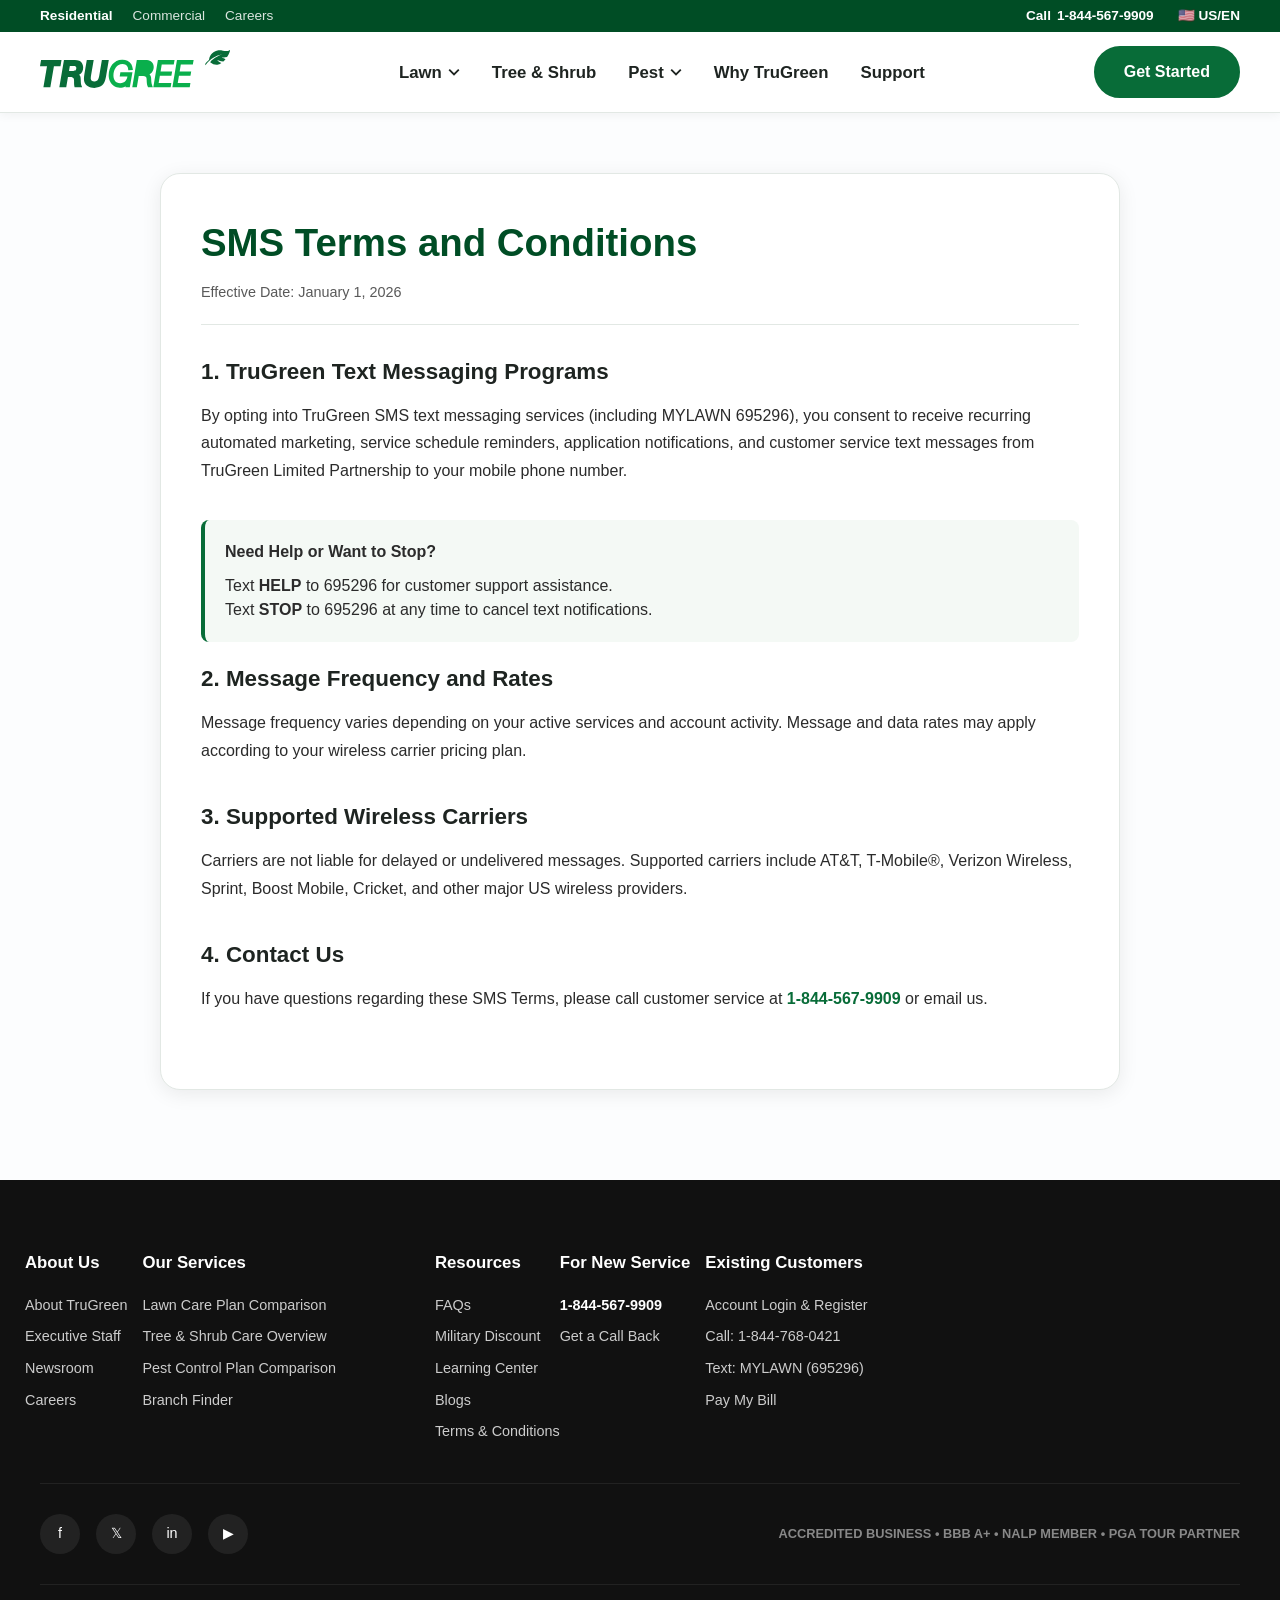
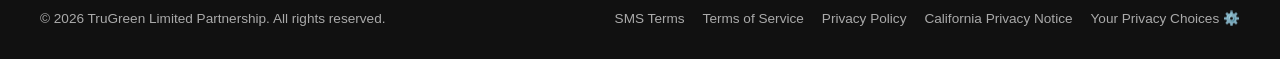
<file: sms-terms.html>
<!DOCTYPE html>
<html lang="en">
  <head>
    <meta charset="UTF-8">
    <meta name="viewport" content="width=device-width, initial-scale=1.0">
    <title>SMS Terms and Conditions | TruGreen</title>
    <meta name="description"
      content="Review TruGreen SMS Terms and Conditions regarding text notifications, message frequency, HELP support, and opt-out instructions.">
    <link rel="icon" href="https://www.trugreen.com/images/favicon.ico"
      type="image/x-icon">
    <link rel="stylesheet" href="style.css">
    <script src="script.js" defer></script>
  </head>
  <body>

    <!-- Drawer Overlay for Mobile -->
    <div class="drawer-overlay" id="drawerOverlay"></div>
    <!-- Off-Canvas Mobile Drawer -->
    <aside class="mobile-drawer" id="mobileDrawer"
      aria-label="Mobile Navigation">
      <div class="drawer-header">
        <div class="brand-logo">
          <svg width="150" height="30" viewBox="0 0 201 40" fill="none"
            xmlns="http://www.w3.org/2000/svg">
            <path
              d="M21.7535 16.4313L22.756 10.5469H1.10729L0 17.0373H7.40735L3.61145 39.3055H10.9292L14.7252 17.0373H21.6486L21.7535 16.4313Z"
              fill="#FFFFFF" />
            <path
              d="M41.4368 26.1072C44.4446 24.8122 45.6768 21.5126 45.6717 18.5084C45.6717 17.1978 45.4672 16.0531 44.9385 14.8462C44.1753 13.0333 42.9432 11.8937 41.5116 11.2876C40.0799 10.6763 38.4887 10.5467 36.8476 10.5467H25.3499L20.4464 39.3054H27.764L29.5897 28.5934C30.4177 28.583 31.2507 28.5571 32.0489 28.5571C33.0914 28.5571 33.8496 28.6815 34.3833 28.8886C35.1765 29.2098 35.4958 29.6086 35.7451 30.308C35.9846 31.0074 36.0393 32.0328 36.0393 33.2813C36.0393 33.8614 36.0294 34.4935 36.0294 35.1615C36.0294 36.4047 36.1489 37.5288 36.4632 38.7512L36.6028 39.2952H44.5888L44.1548 38.2645C43.1772 35.9438 43.207 34.0843 43.0973 31.3754C43.0326 29.7489 42.9728 28.3657 42.2943 27.2004C42.045 26.7808 41.7206 26.4286 41.3167 26.1386C41.3566 26.1231 41.3916 26.1076 41.4315 26.092L41.4368 26.1072ZM37.2519 21.6785L37.2469 21.6836C36.6932 22.0928 35.2617 22.2016 34.2839 22.1807C33.0867 22.1807 31.8996 22.155 30.6923 22.1445L31.5652 16.9233H35.8102C36.5783 16.9233 37.2815 17.084 37.7205 17.3843C38.1495 17.6952 38.399 18.0679 38.4189 18.8917C38.4189 20.0209 38.0399 21.1553 37.2519 21.6785Z"
              fill="#FFFFFF" />
            <path
              d="M62.9359 25.4546C62.6018 27.4179 62.2875 29.4224 61.5392 30.8314C60.776 32.2247 59.7733 33.0899 57.5635 33.1209C56.4114 33.1209 55.4136 32.862 54.7552 32.3594C54.1066 31.8517 53.7026 31.1422 53.6877 29.8733C53.6877 28.6145 53.9371 27.2627 54.1615 25.9417L56.8053 10.5471H49.4878L47.0385 24.9161C46.7391 26.6669 46.47 28.4901 46.47 30.3396C46.47 32.8466 47.1384 34.9133 48.4254 36.4569C49.7125 38.0058 51.558 38.9949 53.7977 39.5182C54.9849 39.7979 56.227 40 57.489 40C59.0603 40 60.8012 39.7203 62.3126 39.1402C65.096 38.1094 66.8569 36.3534 67.9491 34.2245C69.0515 32.0956 69.5354 29.6247 69.9844 27.0245L72.7718 10.5473H65.4601L62.9359 25.4546Z"
              fill="#FFFFFF" />
            <path
              d="M200.505 0.0938963C197.268 2.2228 192.289 -0.325646 188.713 0.254624C180.892 1.52885 179.19 7.68767 178.836 10.2311C178.662 10.3967 178.492 10.5626 178.333 10.7282C177.889 11.179 177.385 11.6917 176.911 12.1942C174.976 14.2557 174.781 14.7271 174.877 15.183C174.916 15.3592 174.995 15.9652 175.095 16.0946C175.7 15.0897 176.866 13.458 178.882 11.6347C181.6 9.04992 186.115 5.7659 192.19 4.78194C192.19 4.78194 183.047 8.39747 180.013 12.8263C182.842 15.209 185.865 15.8514 188.629 15.2505C188.629 15.2505 188.968 15.1779 189.337 15.0692C189.636 14.9604 189.945 14.8308 190.235 14.6858H190.24C190.24 14.6858 190.255 14.6704 190.255 14.6652C190.498 14.5564 190.734 14.432 190.972 14.3077C191.022 14.2766 191.072 14.2507 191.122 14.2248C191.382 14.0798 191.636 13.9245 191.89 13.7586C191.826 13.7326 188.684 12.5051 187.536 10.5161C187.9 10.7283 190.609 11.8524 193.921 12.1425L193.996 12.0753C194.969 11.1014 195.786 10.2312 196.33 9.49576C196.33 9.49576 193.916 8.9829 192.24 7.61536C192.58 7.70352 195.069 8.06081 197.852 7.42885C198.351 6.66749 198.804 5.906 199.189 5.18086L199.727 4.13452C201.244 1.13006 201.273 -0.408652 200.505 0.0938963Z"
              fill="#72ec9d" />
            <path
              d="M117.676 32.007H117.681C117.646 31.2405 117.661 30.2148 117.527 29.153C117.387 28.0963 117.113 26.9465 116.31 25.9932C116.16 25.8224 116.005 25.672 115.851 25.5322C116.754 25.0245 117.577 24.4081 118.275 23.6363C119.552 22.2376 120.32 20.3003 120.305 17.9383C120.33 15.3226 119.173 13.2817 117.487 12.1318C115.806 10.9663 113.721 10.5572 111.645 10.552H102.417L97.6237 39.3521H102.447L104.457 27.5318H107.58C108.603 27.5318 109.78 27.5576 110.708 27.8012C111.655 28.0548 112.219 28.433 112.498 29.0545C112.573 29.1995 112.693 29.7591 112.748 30.3392C112.808 30.9245 112.838 31.5512 112.853 32.0122C112.962 34.1515 112.982 36.3582 113.96 38.627L114.279 39.3522H119.382L118.744 37.6584C118.01 35.7056 117.786 34.1878 117.676 32.007Z"
              fill="#72ec9d" />
          </svg>
        </div>
        <button id="closeDrawer"
          style="color:#fff; font-size:1.5rem;">✕</button>
      </div>
      <div class="drawer-body">
        <a href="#lawn" class="mobile-nav-link">Lawn Care <span>›</span></a>
        <a href="#shrub" class="mobile-nav-link">Tree & Shrub <span>›</span></a>
        <a href="#pest" class="mobile-nav-link">Pest Control <span>›</span></a>
        <a href="#why" class="mobile-nav-link">Why TruGreen <span>›</span></a>
        <a href="#contact" class="mobile-nav-link">Customer Support
          <span>›</span></a>
        <div style="margin-top: 30px;">
          <a href="buy-online.html" class="btn btn-primary"
            style="width:100%;">Get Started</a>
        </div>
      </div>
    </aside>

    <!-- Top Announcement & Header -->
    <header class="top-header">
      <div class="top-strip">
        <div class="container">
          <div class="top-nav-links">
            <a href="#" class="active">Residential</a>
            <a href="#">Commercial</a>
            <a href="#">Careers</a>
          </div>
          <div class="top-right-links">
            <div class="top-call">
              <span>Call</span>
              <a href="tel:18445679909"
                style="color:#fff; font-weight:800;">1-844-567-9909</a>
            </div>
            <div class="country-selector">
              <span>🇺🇸 US/EN</span>
            </div>
          </div>
        </div>
      </div>

      <!-- Main Navigation Bar -->
      <nav class="main-nav">
        <div class="container">
          <a href="index.html" class="brand-logo" aria-label="TruGreen Home">
            <svg width="180" height="36" viewBox="0 0 201 40" fill="none"
              xmlns="http://www.w3.org/2000/svg">
              <path
                d="M21.7535 16.4313L22.756 10.5469H1.10729L0 17.0373H7.40735L3.61145 39.3055H10.9292L14.7252 17.0373H21.6486L21.7535 16.4313Z"
                fill="#086C38" />
              <path
                d="M41.4368 26.1072C44.4446 24.8122 45.6768 21.5126 45.6717 18.5084C45.6717 17.1978 45.4672 16.0531 44.9385 14.8462C44.1753 13.0333 42.9432 11.8937 41.5116 11.2876C40.0799 10.6763 38.4887 10.5467 36.8476 10.5467H25.3499L20.4464 39.3054H27.764L29.5897 28.5934C30.4177 28.583 31.2507 28.5571 32.0489 28.5571C33.0914 28.5571 33.8496 28.6815 34.3833 28.8886C35.1765 29.2098 35.4958 29.6086 35.7451 30.308C35.9846 31.0074 36.0393 32.0328 36.0393 33.2813C36.0393 33.8614 36.0294 34.4935 36.0294 35.1615C36.0294 36.4047 36.1489 37.5288 36.4632 38.7512L36.6028 39.2952H44.5888L44.1548 38.2645C43.1772 35.9438 43.207 34.0843 43.0973 31.3754C43.0326 29.7489 42.9728 28.3657 42.2943 27.2004C42.045 26.7808 41.7206 26.4286 41.3167 26.1386C41.3566 26.1231 41.3916 26.1076 41.4315 26.092L41.4368 26.1072ZM37.2519 21.6785L37.2469 21.6836C36.6932 22.0928 35.2617 22.2016 34.2839 22.1807C33.0867 22.1807 31.8996 22.155 30.6923 22.1445L31.5652 16.9233H35.8102C36.5783 16.9233 37.2815 17.084 37.7205 17.3843C38.1495 17.6952 38.399 18.0679 38.4189 18.8917C38.4189 20.0209 38.0399 21.1553 37.2519 21.6785Z"
                fill="#086C38" />
              <path
                d="M62.9359 25.4546C62.6018 27.4179 62.2875 29.4224 61.5392 30.8314C60.776 32.2247 59.7733 33.0899 57.5635 33.1209C56.4114 33.1209 55.4136 32.862 54.7552 32.3594C54.1066 31.8517 53.7026 31.1422 53.6877 29.8733C53.6877 28.6145 53.9371 27.2627 54.1615 25.9417L56.8053 10.5471H49.4878L47.0385 24.9161C46.7391 26.6669 46.47 28.4901 46.47 30.3396C46.47 32.8466 47.1384 34.9133 48.4254 36.4569C49.7125 38.0058 51.558 38.9949 53.7977 39.5182C54.9849 39.7979 56.227 40 57.489 40C59.0603 40 60.8012 39.7203 62.3126 39.1402C65.096 38.1094 66.8569 36.3534 67.9491 34.2245C69.0515 32.0956 69.5354 29.6247 69.9844 27.0245L72.7718 10.5473H65.4601L62.9359 25.4546Z"
                fill="#086C38" />
              <path
                d="M200.505 0.0938963C197.268 2.2228 192.289 -0.325646 188.713 0.254624C180.892 1.52885 179.19 7.68767 178.836 10.2311C178.662 10.3967 178.492 10.5626 178.333 10.7282C177.889 11.179 177.385 11.6917 176.911 12.1942C174.976 14.2557 174.781 14.7271 174.877 15.183C174.916 15.3592 174.995 15.9652 175.095 16.0946C175.7 15.0897 176.866 13.458 178.882 11.6347C181.6 9.04992 186.115 5.7659 192.19 4.78194C192.19 4.78194 183.047 8.39747 180.013 12.8263C182.842 15.209 185.865 15.8514 188.629 15.2505C188.629 15.2505 188.968 15.1779 189.337 15.0692C189.636 14.9604 189.945 14.8308 190.235 14.6858H190.24C190.24 14.6858 190.255 14.6704 190.255 14.6652C190.498 14.5564 190.734 14.432 190.972 14.3077C191.022 14.2766 191.072 14.2507 191.122 14.2248C191.382 14.0798 191.636 13.9245 191.89 13.7586C191.826 13.7326 188.684 12.5051 187.536 10.5161C187.9 10.7283 190.609 11.8524 193.921 12.1425L193.996 12.0753C194.969 11.1014 195.786 10.2312 196.33 9.49576C196.33 9.49576 193.916 8.9829 192.24 7.61536C192.58 7.70352 195.069 8.06081 197.852 7.42885C198.351 6.66749 198.804 5.906 199.189 5.18086L199.727 4.13452C201.244 1.13006 201.273 -0.408652 200.505 0.0938963Z"
                fill="#086C38" />
              <path
                d="M117.676 32.007H117.681C117.646 31.2405 117.661 30.2148 117.527 29.153C117.387 28.0963 117.113 26.9465 116.31 25.9932C116.16 25.8224 116.005 25.672 115.851 25.5322C116.754 25.0245 117.577 24.4081 118.275 23.6363C119.552 22.2376 120.32 20.3003 120.305 17.9383C120.33 15.3226 119.173 13.2817 117.487 12.1318C115.806 10.9663 113.721 10.5572 111.645 10.552H102.417L97.6237 39.3521H102.447L104.457 27.5318H107.58C108.603 27.5318 109.78 27.5576 110.708 27.8012C111.655 28.0548 112.219 28.433 112.498 29.0545C112.573 29.1995 112.693 29.7591 112.748 30.3392C112.808 30.9245 112.838 31.5512 112.853 32.0122C112.962 34.1515 112.982 36.3582 113.96 38.627L114.279 39.3522H119.382L118.744 37.6584C118.01 35.7056 117.786 34.1878 117.676 32.007Z"
                fill="#0AAF4C" />
              <path
                d="M85.0228 23.5277L84.3102 28.0498H92.5056C92.1616 29.961 91.4281 31.5566 90.3656 32.7167C89.0586 34.1361 87.2681 34.9959 84.7788 35.0062C82.2148 34.9908 80.5639 34.1205 79.4265 32.701C78.2943 31.2766 77.6758 29.1685 77.6807 26.6252C77.6807 23.6519 78.5786 20.6114 80.2096 18.3943C81.8557 16.1722 84.1304 14.7477 87.1531 14.7425C88.4849 14.7425 89.6922 15.0222 90.6449 15.5818C91.6026 16.1463 92.3408 16.9648 92.8247 18.2441C93.0292 18.8191 93.1589 19.4355 93.2588 20.14L93.4183 21.2587L98.282 20.9583L98.0525 19.5909C97.7981 18.0679 97.4739 16.6022 96.6158 15.0792C94.5756 11.5414 90.8744 10.0911 87.288 10.1014H86.9288C82.4445 10.0911 78.7931 12.1629 76.3689 15.2863C73.9397 18.4046 72.6677 22.533 72.6627 26.7753C72.6627 28.9561 73.1715 31.1316 74.0296 33.0429C76.0049 37.4614 79.9306 39.7975 84.45 39.7975H84.5546C86.5846 39.7872 88.7596 39.2483 90.6252 38.1401L90.4008 39.3521H94.9899L97.7983 23.5277H85.0228Z"
                fill="#0AAF4C" />
              <path
                d="M128.774 15.1466H141.505L141.689 14.1418L142.358 10.5417H124.719L119.886 39.3418H138.232L138.93 34.737H125.527L126.83 27.1121H139.001L139.784 22.5486H127.563L128.774 15.1466Z"
                fill="#0AAF4C" />
              <path
                d="M159.178 27.1174L159.966 22.5538H147.746L148.957 15.1518H161.682L161.866 14.1469L162.535 10.5469H144.896L140.064 39.3469H158.41L159.108 34.7421H145.705L147.007 27.1174H159.178Z"
                fill="#0AAF4C" />
            </svg>
          </a>

          <!-- Desktop Links & Mega Menu -->
          <ul class="desktop-menu">
            <li class="nav-item">
              <a href="#lawn" class="nav-link">
                Lawn
                <svg class="chevron" viewBox="0 0 10 6" fill="none"><path
                    d="M1 1L5 5L9 1" stroke="currentColor"
                    stroke-width="1.5" /></svg>
              </a>
              <div class="mega-dropdown">
                <div class="mega-grid">
                  <div class="mega-column">
                    <h3>Lawn Care Plans</h3>
                    <a href="products-and-services.html" class="mega-link-item">
                      <div class="mega-link-title">Plan Comparison</div>
                      <div class="mega-link-desc">Find the plan that best suits
                        your lawn’s unique needs.</div>
                    </a>
                    <a href="trupro.html" class="mega-link-item">
                      <div class="mega-link-title">TruPro℠ <span
                          class="badge-top-pick">Top pick</span></div>
                      <div class="mega-link-desc">A comprehensive plan for a
                        golf course quality lawn.</div>
                    </a>
                    <a href="trucore.html" class="mega-link-item">
                      <div class="mega-link-title">TruCore℠</div>
                      <div class="mega-link-desc">Advanced, custom care for a
                        lawn you’ll love.</div>
                    </a>
                    <a href="natural-lawn-care.html" class="mega-link-item">
                      <div class="mega-link-title">TruNatural®</div>
                      <div class="mega-link-desc">Revitalize your lawn with
                        all-natural, organic treatments.</div>
                    </a>
                  </div>
                  <div class="mega-column">
                    <h3>Lawn Care Services</h3>
                    <a href="#" class="mega-link-item">
                      <div class="mega-link-title">Lawn Fertilization</div>
                    </a>
                    <a href="#" class="mega-link-item">
                      <div class="mega-link-title">Weed Control</div>
                    </a>
                    <a href="#" class="mega-link-item">
                      <div class="mega-link-title">Aeration & Overseeding</div>
                    </a>
                    <a href="#" class="mega-link-item">
                      <div class="mega-link-title">Soil Enhancer Treatment</div>
                    </a>
                  </div>
                </div>
              </div>
            </li>
            <li class="nav-item">
              <a href="#shrub" class="nav-link">Tree & Shrub</a>
            </li>
            <li class="nav-item">
              <a href="#pest" class="nav-link">
                Pest
                <svg class="chevron" viewBox="0 0 10 6" fill="none"><path
                    d="M1 1L5 5L9 1" stroke="currentColor"
                    stroke-width="1.5" /></svg>
              </a>
              <div class="mega-dropdown">
                <div class="mega-grid">
                  <div class="mega-column">
                    <h3>Pest Control Plans</h3>
                    <a href="#" class="mega-link-item">
                      <div class="mega-link-title">TruDefense℠ Mosquito
                        Control</div>
                      <div class="mega-link-desc">Results in just 24 hours
                        against mosquitoes.</div>
                    </a>
                    <a href="#" class="mega-link-item">
                      <div class="mega-link-title">TruBarrier℠ Perimeter
                        Pest</div>
                      <div class="mega-link-desc">Protective barrier around your
                        home against outdoor pests.</div>
                    </a>
                  </div>
                  <div class="mega-column">
                    <h3>Pest Services</h3>
                    <a href="#" class="mega-link-item">
                      <div class="mega-link-title">Flea & Tick Control</div>
                    </a>
                    <a href="#" class="mega-link-item">
                      <div class="mega-link-title">Fire Ant Control</div>
                    </a>
                  </div>
                </div>
              </div>
            </li>
            <li class="nav-item"><a href="#why" class="nav-link">Why
                TruGreen</a></li>
            <li class="nav-item"><a href="#support"
                class="nav-link">Support</a></li>
          </ul>

          <div class="nav-actions">
            <a href="buy-online.html" class="btn btn-primary">Get Started</a>
            <button class="mobile-hamburger" id="mobileToggle"
              aria-label="Open mobile menu">☰</button>
          </div>
        </div>
      </nav>
    </header>

    <!-- Legal Container -->
    <main class="legal-container">
      <div class="container">
        <div class="legal-layout">

          <!-- Main Legal Content -->
          <div class="legal-content">
            <h1 class="legal-title">SMS Terms and Conditions</h1>
            <div class="legal-updated">Effective Date: January 1, 2026</div>

            <div class="legal-section-block">
              <h3>1. TruGreen Text Messaging Programs</h3>
              <p>
                By opting into TruGreen SMS text messaging services (including
                MYLAWN 695296), you consent to receive recurring automated
                marketing, service schedule reminders, application
                notifications, and customer service text messages from TruGreen
                Limited Partnership to your mobile phone number.
              </p>
            </div>

            <div class="legal-callout-box">
              <strong>Need Help or Want to Stop?</strong>
              <ul style="margin-top:10px; margin-bottom:0;">
                <li>Text <strong>HELP</strong> to 695296 for customer support
                  assistance.</li>
                <li>Text <strong>STOP</strong> to 695296 at any time to cancel
                  text notifications.</li>
              </ul>
            </div>

            <div class="legal-section-block">
              <h3>2. Message Frequency and Rates</h3>
              <p>
                Message frequency varies depending on your active services and
                account activity. Message and data rates may apply according to
                your wireless carrier pricing plan.
              </p>
            </div>

            <div class="legal-section-block">
              <h3>3. Supported Wireless Carriers</h3>
              <p>
                Carriers are not liable for delayed or undelivered messages.
                Supported carriers include AT&T, T-Mobile®, Verizon Wireless,
                Sprint, Boost Mobile, Cricket, and other major US wireless
                providers.
              </p>
            </div>

            <div class="legal-section-block">
              <h3>4. Contact Us</h3>
              <p>
                If you have questions regarding these SMS Terms, please call
                customer service at <a href="tel:18445679909"
                  style="color:var(--tg-green); font-weight:700;">1-844-567-9909</a>
                or email us.
              </p>
            </div>
          </div>

        </div>
      </div>
    </main>

    <!-- Footer Section -->
    <footer class="footer-panel">
      <div class="container">
        <div class="row">
          <div class="col-md-2">
            <h5>About Us</h5>
            <ul>
              <li><a href="#">About TruGreen</a></li>
              <li><a href="#">Executive Staff</a></li>
              <li><a href="#">Newsroom</a></li>
              <li><a href="#">Careers</a></li>
            </ul>
          </div>
          <div class="col-md-3">
            <h5>Our Services</h5>
            <ul>
              <li><a href="#">Lawn Care Plan Comparison</a></li>
              <li><a href="#">Tree & Shrub Care Overview</a></li>
              <li><a href="#">Pest Control Plan Comparison</a></li>
              <li><a href="#">Branch Finder</a></li>
            </ul>
          </div>
          <div class="col-md-2">
            <h5>Resources</h5>
            <ul>
              <li><a href="#">FAQs</a></li>
              <li><a href="#">Military Discount</a></li>
              <li><a href="#">Learning Center</a></li>
              <li><a href="#">Blogs</a></li>
              <li><a href="#">Terms & Conditions</a></li>
            </ul>
          </div>
          <div class="col-md-2">
            <h5>For New Service</h5>
            <ul>
              <li><a href="tel:18445679909"
                  style="font-weight:700; color:#fff;">1-844-567-9909</a></li>
              <li><a href="buy-online.html">Get a Call Back</a></li>
            </ul>
          </div>
          <div class="col-md-3">
            <h5>Existing Customers</h5>
            <ul>
              <li><a href="#">Account Login & Register</a></li>
              <li><a href="tel:18447680421">Call: 1-844-768-0421</a></li>
              <li><a href="sms:18887813135">Text: MYLAWN (695296)</a></li>
              <li><a href="#">Pay My Bill</a></li>
            </ul>
          </div>
        </div>

        <!-- Social & Trust Badges -->
        <div class="footer-social-row">
          <div class="social-icons">
            <a href="#" class="social-icon-btn" aria-label="Facebook">f</a>
            <a href="#" class="social-icon-btn" aria-label="X">𝕏</a>
            <a href="#" class="social-icon-btn" aria-label="Instagram">in</a>
            <a href="#" class="social-icon-btn" aria-label="YouTube">▶</a>
          </div>
          <div class="brand-badges">
            <span
              style="color:#888; font-size:0.8rem; font-weight:700;">ACCREDITED
              BUSINESS • BBB A+ • NALP MEMBER • PGA TOUR PARTNER</span>
          </div>
        </div>

        <!-- Copyright & Bottom Links -->
        <div class="footer-bottom">
          <div>© 2026 TruGreen Limited Partnership. All rights reserved.</div>
          <div class="footer-bottom-links">
            <a href="sms-terms.html">SMS Terms</a>
            <a href="terms.html">Terms of Service</a>
            <a href="privacy-policy.html">Privacy Policy</a>
            <a href="california-privacy-policy.html">California Privacy
              Notice</a>
            <a href="your-privacy-choices.html">Your Privacy Choices ⚙️</a>
          </div>
        </div>
      </div>
    </footer>

  </body>
</html>
</file>
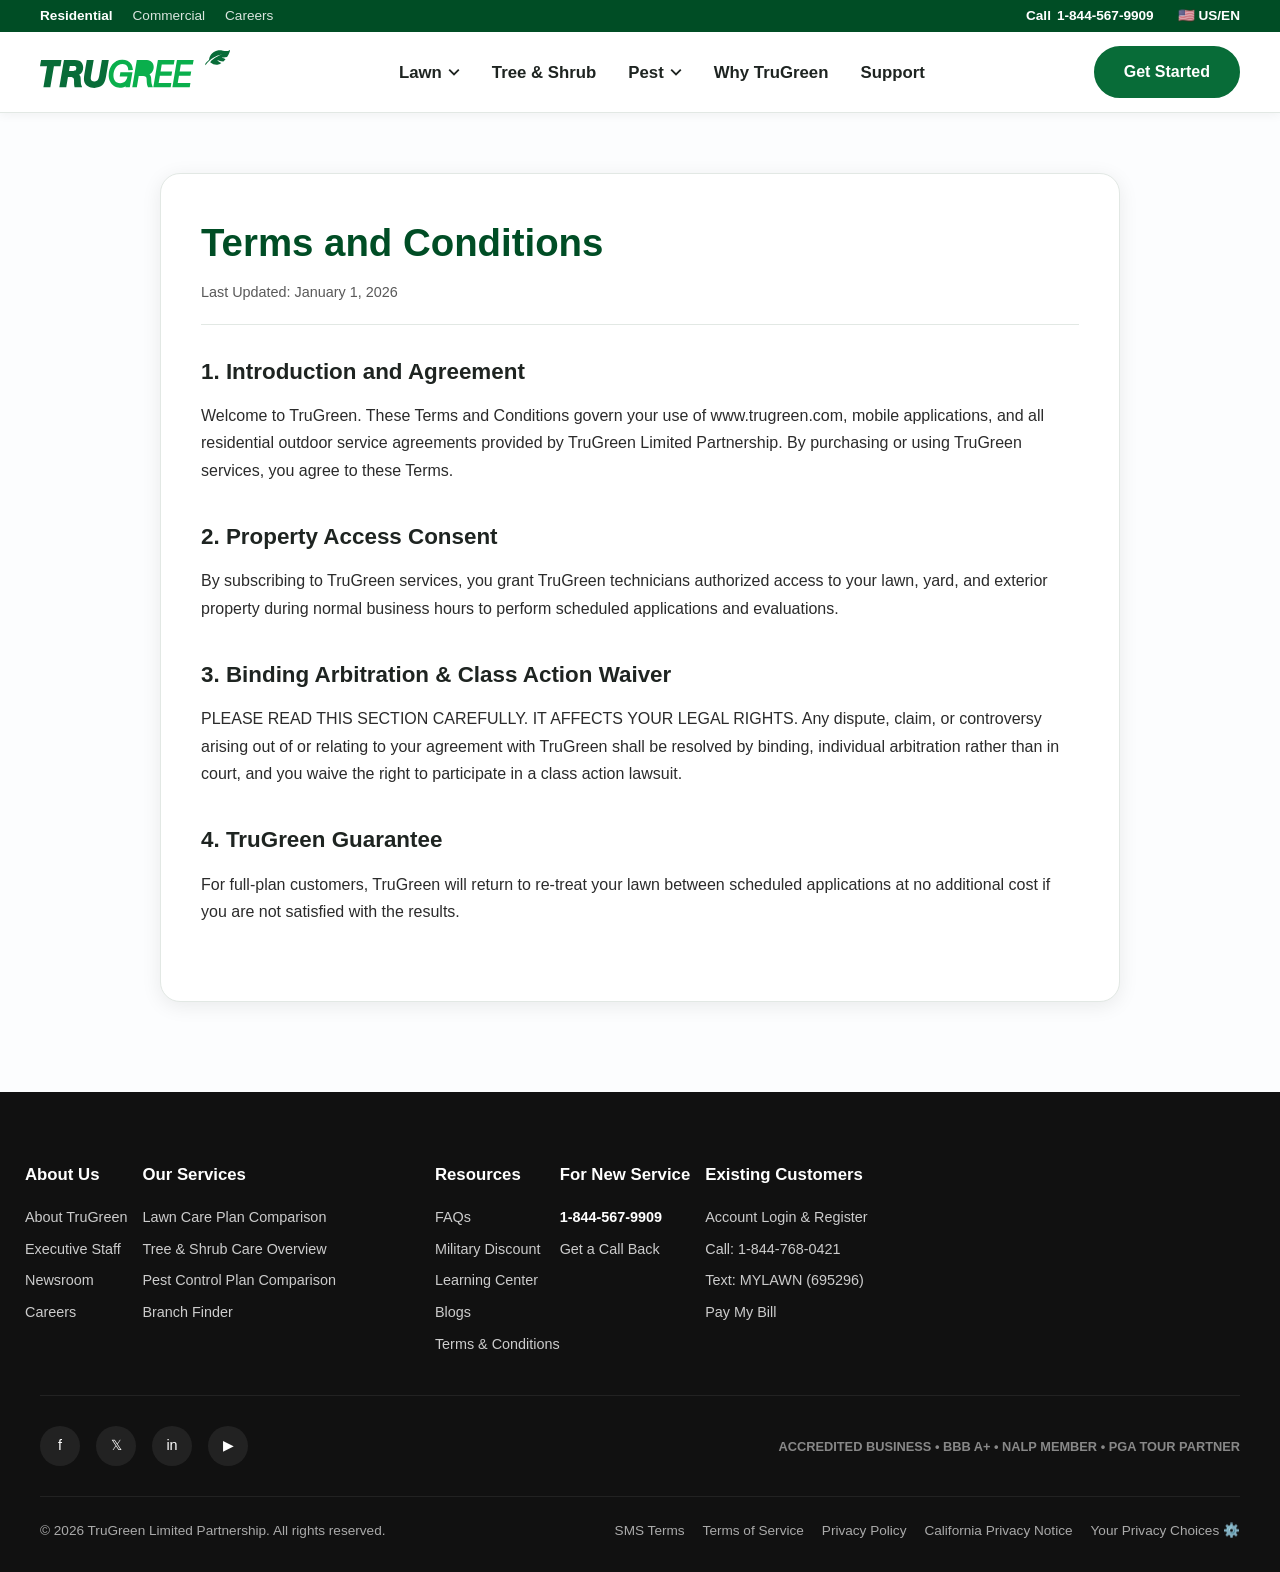
<file: terms.html>
<!DOCTYPE html>
<html lang="en">
  <head>
    <meta charset="UTF-8">
    <meta name="viewport" content="width=device-width, initial-scale=1.0">
    <title>Terms and Conditions | TruGreen</title>
    <meta name="description"
      content="Read TruGreen's official website and service Terms and Conditions, including property access agreement, binding arbitration, and customer service terms.">
    <link rel="icon" href="https://www.trugreen.com/images/favicon.ico"
      type="image/x-icon">
    <link rel="stylesheet" href="style.css">
    <script src="script.js" defer></script>
  </head>
  <body>

    <!-- Off-Canvas Mobile Drawer -->
    <aside class="mobile-drawer" id="mobileDrawer"
      aria-label="Mobile Navigation">
      <div class="drawer-header">
        <div class="brand-logo">
          <svg width="150" height="30" viewBox="0 0 201 40" fill="none"
            xmlns="http://www.w3.org/2000/svg">
            <path
              d="M21.7535 16.4313L22.756 10.5469H1.10729L0 17.0373H7.40735L3.61145 39.3055H10.9292L14.7252 17.0373H21.6486L21.7535 16.4313Z"
              fill="#FFFFFF" />
            <path
              d="M41.4368 26.1072C44.4446 24.8122 45.6768 21.5126 45.6717 18.5084C45.6717 17.1978 45.4672 16.0531 44.9385 14.8462C44.1753 13.0333 42.9432 11.8937 41.5116 11.2876C40.0799 10.6763 38.4887 10.5467 36.8476 10.5467H25.3499L20.4464 39.3054H27.764L29.5897 28.5934C30.4177 28.583 31.2507 28.5571 32.0489 28.5571C33.0914 28.5571 33.8496 28.6815 34.3833 28.8886C35.1765 29.2098 35.4958 29.6086 35.7451 30.308C35.9846 31.0074 36.0393 32.0328 36.0393 33.2813C36.0393 33.8614 36.0294 34.4935 36.0294 35.1615C36.0294 36.4047 36.1489 37.5288 36.4632 38.7512L36.6028 39.2952H44.5888L44.1548 38.2645C43.1772 35.9438 43.207 34.0843 43.0973 31.3754C43.0326 29.7489 42.9728 28.3657 42.2943 27.2004C42.045 26.7808 41.7206 26.4286 41.3167 26.1386C41.3566 26.1231 41.3916 26.1076 41.4315 26.092L41.4368 26.1072ZM37.2519 21.6785L37.2469 21.6836C36.6932 22.0928 35.2617 22.2016 34.2839 22.1807C33.0867 22.1807 31.8996 22.155 30.6923 22.1445L31.5652 16.9233H35.8102C36.5783 16.9233 37.2815 17.084 37.7205 17.3843C38.1495 17.6952 38.399 18.0679 38.4189 18.8917C38.4189 20.0209 38.0399 21.1553 37.2519 21.6785Z"
              fill="#FFFFFF" />
            <path
              d="M62.9359 25.4546C62.6018 27.4179 62.2875 29.4224 61.5392 30.8314C60.776 32.2247 59.7733 33.0899 57.5635 33.1209C56.4114 33.1209 55.4136 32.862 54.7552 32.3594C54.1066 31.8517 53.7026 31.1422 53.6877 29.8733C53.6877 28.6145 53.9371 27.2627 54.1615 25.9417L56.8053 10.5471H49.4878L47.0385 24.9161C46.7391 26.6669 46.47 28.4901 46.47 30.3396C46.47 32.8466 47.1384 34.9133 48.4254 36.4569C49.7125 38.0058 51.558 38.9949 53.7977 39.5182C54.9849 39.7979 56.227 40 57.489 40C59.0603 40 60.8012 39.7203 62.3126 39.1402C65.096 38.1094 66.8569 36.3534 67.9491 34.2245C69.0515 32.0956 69.5354 29.6247 69.9844 27.0245L72.7718 10.5473H65.4601L62.9359 25.4546Z"
              fill="#FFFFFF" />
            <path
              d="M200.505 0.0938963C197.268 2.2228 192.289 -0.325646 188.713 0.254624C180.892 1.52885 179.19 7.68767 178.836 10.2311C178.662 10.3967 178.492 10.5626 178.333 10.7282C177.889 11.179 177.385 11.6917 176.911 12.1942C174.976 14.2557 174.781 14.7271 174.877 15.183C174.916 15.3592 174.995 15.9652 175.095 16.0946C175.7 15.0897 176.866 13.458 178.882 11.6347C181.6 9.04992 186.115 5.7659 192.19 4.78194C192.19 4.78194 183.047 8.39747 180.013 12.8263C182.842 15.209 185.865 15.8514 188.629 15.2505C188.629 15.2505 188.968 15.1779 189.337 15.0692C189.636 14.9604 189.945 14.8308 190.235 14.6858H190.24C190.24 14.6858 190.255 14.6704 190.255 14.6652C190.498 14.5564 190.734 14.432 190.972 14.3077C191.022 14.2766 191.072 14.2507 191.122 14.2248C191.382 14.0798 191.636 13.9245 191.89 13.7586C191.826 13.7326 188.684 12.5051 187.536 10.5161C187.9 10.7283 190.609 11.8524 193.921 12.1425L193.996 12.0753C194.969 11.1014 195.786 10.2312 196.33 9.49576C196.33 9.49576 193.916 8.9829 192.24 7.61536C192.58 7.70352 195.069 8.06081 197.852 7.42885C198.351 6.66749 198.804 5.906 199.189 5.18086L199.727 4.13452C201.244 1.13006 201.273 -0.408652 200.505 0.0938963Z"
              fill="#72ec9d" />
            <path
              d="M117.676 32.007H117.681C117.646 31.2405 117.661 30.2148 117.527 29.153C117.387 28.0963 117.113 26.9465 116.31 25.9932C116.16 25.8224 116.005 25.672 115.851 25.5322C116.754 25.0245 117.577 24.4081 118.275 23.6363C119.552 22.2376 120.32 20.3003 120.305 17.9383C120.33 15.3226 119.173 13.2817 117.487 12.1318C115.806 10.9663 113.721 10.5572 111.645 10.552H102.417L97.6237 39.3521H102.447L104.457 27.5318H107.58C108.603 27.5318 109.78 27.5576 110.708 27.8012C111.655 28.0548 112.219 28.433 112.498 29.0545C112.573 29.1995 112.693 29.7591 112.748 30.3392C112.808 30.9245 112.838 31.5512 112.853 32.0122C112.962 34.1515 112.982 36.3582 113.96 38.627L114.279 39.3522H119.382L118.744 37.6584C118.01 35.7056 117.786 34.1878 117.676 32.007Z"
              fill="#72ec9d" />
          </svg>
        </div>
        <button id="closeDrawer"
          style="color:#fff; font-size:1.5rem;">✕</button>
      </div>
      <div class="drawer-body">
        <a href="#lawn" class="mobile-nav-link">Lawn Care <span>›</span></a>
        <a href="#shrub" class="mobile-nav-link">Tree & Shrub <span>›</span></a>
        <a href="#pest" class="mobile-nav-link">Pest Control <span>›</span></a>
        <a href="#why" class="mobile-nav-link">Why TruGreen <span>›</span></a>
        <a href="#contact" class="mobile-nav-link">Customer Support
          <span>›</span></a>
        <div style="margin-top: 30px;">
          <a href="buy-online.html" class="btn btn-primary"
            style="width:100%;">Get Started</a>
        </div>
      </div>
    </aside>

    <!-- Top Announcement & Header -->
    <header class="top-header">
      <div class="top-strip">
        <div class="container">
          <div class="top-nav-links">
            <a href="#" class="active">Residential</a>
            <a href="#">Commercial</a>
            <a href="#">Careers</a>
          </div>
          <div class="top-right-links">
            <div class="top-call">
              <span>Call</span>
              <a href="tel:18445679909"
                style="color:#fff; font-weight:800;">1-844-567-9909</a>
            </div>
            <div class="country-selector">
              <span>🇺🇸 US/EN</span>
            </div>
          </div>
        </div>
      </div>

      <!-- Main Navigation Bar -->
      <nav class="main-nav">
        <div class="container">
          <a href="index.html" class="brand-logo" aria-label="TruGreen Home">
            <svg width="180" height="36" viewBox="0 0 201 40" fill="none"
              xmlns="http://www.w3.org/2000/svg">
              <path
                d="M21.7535 16.4313L22.756 10.5469H1.10729L0 17.0373H7.40735L3.61145 39.3055H10.9292L14.7252 17.0373H21.6486L21.7535 16.4313Z"
                fill="#086C38" />
              <path
                d="M41.4368 26.1072C44.4446 24.8122 45.6768 21.5126 45.6717 18.5084C45.6717 17.1978 45.4672 16.0531 44.9385 14.8462C44.1753 13.0333 42.9432 11.8937 41.5116 11.2876C40.0799 10.6763 38.4887 10.5467 36.8476 10.5467H25.3499L20.4464 39.3054H27.764L29.5897 28.5934C30.4177 28.583 31.2507 28.5571 32.0489 28.5571C33.0914 28.5571 33.8496 28.6815 34.3833 28.8886C35.1765 29.2098 35.4958 29.6086 35.7451 30.308C35.9846 31.0074 36.0393 32.0328 36.0393 33.2813C36.0393 33.8614 36.0294 34.4935 36.0294 35.1615C36.0294 36.4047 36.1489 37.5288 36.4632 38.7512L36.6028 39.2952H44.5888L44.1548 38.2645C43.1772 35.9438 43.207 34.0843 43.0973 31.3754C43.0326 29.7489 42.9728 28.3657 42.2943 27.2004C42.045 26.7808 41.7206 26.4286 41.3167 26.1386C41.3566 26.1231 41.3916 26.1076 41.4315 26.092L41.4368 26.1072ZM37.2519 21.6785L37.2469 21.6836C36.6932 22.0928 35.2617 22.2016 34.2839 22.1807C33.0867 22.1807 31.8996 22.155 30.6923 22.1445L31.5652 16.9233H35.8102C36.5783 16.9233 37.2815 17.084 37.7205 17.3843C38.1495 17.6952 38.399 18.0679 38.4189 18.8917C38.4189 20.0209 38.0399 21.1553 37.2519 21.6785Z"
                fill="#086C38" />
              <path
                d="M62.9359 25.4546C62.6018 27.4179 62.2875 29.4224 61.5392 30.8314C60.776 32.2247 59.7733 33.0899 57.5635 33.1209C56.4114 33.1209 55.4136 32.862 54.7552 32.3594C54.1066 31.8517 53.7026 31.1422 53.6877 29.8733C53.6877 28.6145 53.9371 27.2627 54.1615 25.9417L56.8053 10.5471H49.4878L47.0385 24.9161C46.7391 26.6669 46.47 28.4901 46.47 30.3396C46.47 32.8466 47.1384 34.9133 48.4254 36.4569C49.7125 38.0058 51.558 38.9949 53.7977 39.5182C54.9849 39.7979 56.227 40 57.489 40C59.0603 40 60.8012 39.7203 62.3126 39.1402C65.096 38.1094 66.8569 36.3534 67.9491 34.2245C69.0515 32.0956 69.5354 29.6247 69.9844 27.0245L72.7718 10.5473H65.4601L62.9359 25.4546Z"
                fill="#086C38" />
              <path
                d="M200.505 0.0938963C197.268 2.2228 192.289 -0.325646 188.713 0.254624C180.892 1.52885 179.19 7.68767 178.836 10.2311C178.662 10.3967 178.492 10.5626 178.333 10.7282C177.889 11.179 177.385 11.6917 176.911 12.1942C174.976 14.2557 174.781 14.7271 174.877 15.183C174.916 15.3592 174.995 15.9652 175.095 16.0946C175.7 15.0897 176.866 13.458 178.882 11.6347C181.6 9.04992 186.115 5.7659 192.19 4.78194C192.19 4.78194 183.047 8.39747 180.013 12.8263C182.842 15.209 185.865 15.8514 188.629 15.2505C188.629 15.2505 188.968 15.1779 189.337 15.0692C189.636 14.9604 189.945 14.8308 190.235 14.6858H190.24C190.24 14.6858 190.255 14.6704 190.255 14.6652C190.498 14.5564 190.734 14.432 190.972 14.3077C191.022 14.2766 191.072 14.2507 191.122 14.2248C191.382 14.0798 191.636 13.9245 191.89 13.7586C191.826 13.7326 188.684 12.5051 187.536 10.5161C187.9 10.7283 190.609 11.8524 193.921 12.1425L193.996 12.0753C194.969 11.1014 195.786 10.2312 196.33 9.49576C196.33 9.49576 193.916 8.9829 192.24 7.61536C192.58 7.70352 195.069 8.06081 197.852 7.42885C198.351 6.66749 198.804 5.906 199.189 5.18086L199.727 4.13452C201.244 1.13006 201.273 -0.408652 200.505 0.0938963Z"
                fill="#086C38" />
              <path
                d="M117.676 32.007H117.681C117.646 31.2405 117.661 30.2148 117.527 29.153C117.387 28.0963 117.113 26.9465 116.31 25.9932C116.16 25.8224 116.005 25.672 115.851 25.5322C116.754 25.0245 117.577 24.4081 118.275 23.6363C119.552 22.2376 120.32 20.3003 120.305 17.9383C120.33 15.3226 119.173 13.2817 117.487 12.1318C115.806 10.9663 113.721 10.5572 111.645 10.552H102.417L97.6237 39.3521H102.447L104.457 27.5318H107.58C108.603 27.5318 109.78 27.5576 110.708 27.8012C111.655 28.0548 112.219 28.433 112.498 29.0545C112.573 29.1995 112.693 29.7591 112.748 30.3392C112.808 30.9245 112.838 31.5512 112.853 32.0122C112.962 34.1515 112.982 36.3582 113.96 38.627L114.279 39.3522H119.382L118.744 37.6584C118.01 35.7056 117.786 34.1878 117.676 32.007Z"
                fill="#0AAF4C" />
              <path
                d="M85.0228 23.5277L84.3102 28.0498H92.5056C92.1616 29.961 91.4281 31.5566 90.3656 32.7167C89.0586 34.1361 87.2681 34.9959 84.7788 35.0062C82.2148 34.9908 80.5639 34.1205 79.4265 32.701C78.2943 31.2766 77.6758 29.1685 77.6807 26.6252C77.6807 23.6519 78.5786 20.6114 80.2096 18.3943C81.8557 16.1722 84.1304 14.7477 87.1531 14.7425C88.4849 14.7425 89.6922 15.0222 90.6449 15.5818C91.6026 16.1463 92.3408 16.9648 92.8247 18.2441C93.0292 18.8191 93.1589 19.4355 93.2588 20.14L93.4183 21.2587L98.282 20.9583L98.0525 19.5909C97.7981 18.0679 97.4739 16.6022 96.6158 15.0792C94.5756 11.5414 90.8744 10.0911 87.288 10.1014H86.9288C82.4445 10.0911 78.7931 12.1629 76.3689 15.2863C73.9397 18.4046 72.6677 22.533 72.6627 26.7753C72.6627 28.9561 73.1715 31.1316 74.0296 33.0429C76.0049 37.4614 79.9306 39.7975 84.45 39.7975H84.5546C86.5846 39.7872 88.7596 39.2483 90.6252 38.1401L90.4008 39.3521H94.9899L97.7983 23.5277H85.0228Z"
                fill="#0AAF4C" />
              <path
                d="M128.774 15.1466H141.505L141.689 14.1418L142.358 10.5417H124.719L119.886 39.3418H138.232L138.93 34.737H125.527L126.83 27.1121H139.001L139.784 22.5486H127.563L128.774 15.1466Z"
                fill="#0AAF4C" />
              <path
                d="M159.178 27.1174L159.966 22.5538H147.746L148.957 15.1518H161.682L161.866 14.1469L162.535 10.5469H144.896L140.064 39.3469H158.41L159.108 34.7421H145.705L147.007 27.1174H159.178Z"
                fill="#0AAF4C" />
            </svg>
          </a>

          <!-- Desktop Links & Mega Menu -->
          <ul class="desktop-menu">
            <li class="nav-item">
              <a href="#lawn" class="nav-link">
                Lawn
                <svg class="chevron" viewBox="0 0 10 6" fill="none"><path
                    d="M1 1L5 5L9 1" stroke="currentColor"
                    stroke-width="1.5" /></svg>
              </a>
              <div class="mega-dropdown">
                <div class="mega-grid">
                  <div class="mega-column">
                    <h3>Lawn Care Plans</h3>
                    <a href="products-and-services.html" class="mega-link-item">
                      <div class="mega-link-title">Plan Comparison</div>
                      <div class="mega-link-desc">Find the plan that best suits
                        your lawn’s unique needs.</div>
                    </a>
                    <a href="trupro.html" class="mega-link-item">
                      <div class="mega-link-title">TruPro℠ <span
                          class="badge-top-pick">Top pick</span></div>
                      <div class="mega-link-desc">A comprehensive plan for a
                        golf course quality lawn.</div>
                    </a>
                    <a href="trucore.html" class="mega-link-item">
                      <div class="mega-link-title">TruCore℠</div>
                      <div class="mega-link-desc">Advanced, custom care for a
                        lawn you’ll love.</div>
                    </a>
                    <a href="natural-lawn-care.html" class="mega-link-item">
                      <div class="mega-link-title">TruNatural®</div>
                      <div class="mega-link-desc">Revitalize your lawn with
                        all-natural, organic treatments.</div>
                    </a>
                  </div>
                  <div class="mega-column">
                    <h3>Lawn Care Services</h3>
                    <a href="#" class="mega-link-item">
                      <div class="mega-link-title">Lawn Fertilization</div>
                    </a>
                    <a href="#" class="mega-link-item">
                      <div class="mega-link-title">Weed Control</div>
                    </a>
                    <a href="#" class="mega-link-item">
                      <div class="mega-link-title">Aeration & Overseeding</div>
                    </a>
                    <a href="#" class="mega-link-item">
                      <div class="mega-link-title">Soil Enhancer Treatment</div>
                    </a>
                  </div>
                </div>
              </div>
            </li>
            <li class="nav-item">
              <a href="#shrub" class="nav-link">Tree & Shrub</a>
            </li>
            <li class="nav-item">
              <a href="#pest" class="nav-link">
                Pest
                <svg class="chevron" viewBox="0 0 10 6" fill="none"><path
                    d="M1 1L5 5L9 1" stroke="currentColor"
                    stroke-width="1.5" /></svg>
              </a>
              <div class="mega-dropdown">
                <div class="mega-grid">
                  <div class="mega-column">
                    <h3>Pest Control Plans</h3>
                    <a href="#" class="mega-link-item">
                      <div class="mega-link-title">TruDefense℠ Mosquito
                        Control</div>
                      <div class="mega-link-desc">Results in just 24 hours
                        against mosquitoes.</div>
                    </a>
                    <a href="#" class="mega-link-item">
                      <div class="mega-link-title">TruBarrier℠ Perimeter
                        Pest</div>
                      <div class="mega-link-desc">Protective barrier around your
                        home against outdoor pests.</div>
                    </a>
                  </div>
                  <div class="mega-column">
                    <h3>Pest Services</h3>
                    <a href="#" class="mega-link-item">
                      <div class="mega-link-title">Flea & Tick Control</div>
                    </a>
                    <a href="#" class="mega-link-item">
                      <div class="mega-link-title">Fire Ant Control</div>
                    </a>
                  </div>
                </div>
              </div>
            </li>
            <li class="nav-item"><a href="#why" class="nav-link">Why
                TruGreen</a></li>
            <li class="nav-item"><a href="#support"
                class="nav-link">Support</a></li>
          </ul>

          <div class="nav-actions">
            <a href="buy-online.html" class="btn btn-primary">Get Started</a>
            <button class="mobile-hamburger" id="mobileToggle"
              aria-label="Open mobile menu">☰</button>
          </div>
        </div>
      </nav>
    </header>

    <!-- Legal Container -->
    <main class="legal-container">
      <div class="container">
        <div class="legal-layout">

          <!-- Main Content -->
          <div class="legal-content">
            <h1 class="legal-title">Terms and Conditions</h1>
            <div class="legal-updated">Last Updated: January 1, 2026</div>

            <div class="legal-section-block">
              <h3>1. Introduction and Agreement</h3>
              <p>
                Welcome to TruGreen. These Terms and Conditions govern your use
                of www.trugreen.com, mobile applications, and all residential
                outdoor service agreements provided by TruGreen Limited
                Partnership. By purchasing or using TruGreen services, you agree
                to these Terms.
              </p>
            </div>

            <div class="legal-section-block">
              <h3>2. Property Access Consent</h3>
              <p>
                By subscribing to TruGreen services, you grant TruGreen
                technicians authorized access to your lawn, yard, and exterior
                property during normal business hours to perform scheduled
                applications and evaluations.
              </p>
            </div>

            <div class="legal-section-block">
              <h3>3. Binding Arbitration & Class Action Waiver</h3>
              <p>
                PLEASE READ THIS SECTION CAREFULLY. IT AFFECTS YOUR LEGAL
                RIGHTS. Any dispute, claim, or controversy arising out of or
                relating to your agreement with TruGreen shall be resolved by
                binding, individual arbitration rather than in court, and you
                waive the right to participate in a class action lawsuit.
              </p>
            </div>

            <div class="legal-section-block">
              <h3>4. TruGreen Guarantee</h3>
              <p>
                For full-plan customers, TruGreen will return to re-treat your
                lawn between scheduled applications at no additional cost if you
                are not satisfied with the results.
              </p>
            </div>
          </div>

        </div>
      </div>
    </main>

    <!-- Footer Section -->
    <footer class="footer-panel">
      <div class="container">
        <div class="row">
          <div class="col-md-2">
            <h5>About Us</h5>
            <ul>
              <li><a href="#">About TruGreen</a></li>
              <li><a href="#">Executive Staff</a></li>
              <li><a href="#">Newsroom</a></li>
              <li><a href="#">Careers</a></li>
            </ul>
          </div>
          <div class="col-md-3">
            <h5>Our Services</h5>
            <ul>
              <li><a href="#">Lawn Care Plan Comparison</a></li>
              <li><a href="#">Tree & Shrub Care Overview</a></li>
              <li><a href="#">Pest Control Plan Comparison</a></li>
              <li><a href="#">Branch Finder</a></li>
            </ul>
          </div>
          <div class="col-md-2">
            <h5>Resources</h5>
            <ul>
              <li><a href="#">FAQs</a></li>
              <li><a href="#">Military Discount</a></li>
              <li><a href="#">Learning Center</a></li>
              <li><a href="#">Blogs</a></li>
              <li><a href="#">Terms & Conditions</a></li>
            </ul>
          </div>
          <div class="col-md-2">
            <h5>For New Service</h5>
            <ul>
              <li><a href="tel:18445679909"
                  style="font-weight:700; color:#fff;">1-844-567-9909</a></li>
              <li><a href="buy-online.html">Get a Call Back</a></li>
            </ul>
          </div>
          <div class="col-md-3">
            <h5>Existing Customers</h5>
            <ul>
              <li><a href="#">Account Login & Register</a></li>
              <li><a href="tel:18447680421">Call: 1-844-768-0421</a></li>
              <li><a href="sms:18887813135">Text: MYLAWN (695296)</a></li>
              <li><a href="#">Pay My Bill</a></li>
            </ul>
          </div>
        </div>

        <!-- Social & Trust Badges -->
        <div class="footer-social-row">
          <div class="social-icons">
            <a href="#" class="social-icon-btn" aria-label="Facebook">f</a>
            <a href="#" class="social-icon-btn" aria-label="X">𝕏</a>
            <a href="#" class="social-icon-btn" aria-label="Instagram">in</a>
            <a href="#" class="social-icon-btn" aria-label="YouTube">▶</a>
          </div>
          <div class="brand-badges">
            <span
              style="color:#888; font-size:0.8rem; font-weight:700;">ACCREDITED
              BUSINESS • BBB A+ • NALP MEMBER • PGA TOUR PARTNER</span>
          </div>
        </div>

        <!-- Copyright & Bottom Links -->
        <div class="footer-bottom">
          <div>© 2026 TruGreen Limited Partnership. All rights reserved.</div>
          <div class="footer-bottom-links">
            <a href="sms-terms.html">SMS Terms</a>
            <a href="terms.html">Terms of Service</a>
            <a href="privacy-policy.html">Privacy Policy</a>
            <a href="california-privacy-policy.html">California Privacy
              Notice</a>
            <a href="your-privacy-choices.html">Your Privacy Choices ⚙️</a>
          </div>
        </div>
      </div>
    </footer>

  </body>
</html>
</file>
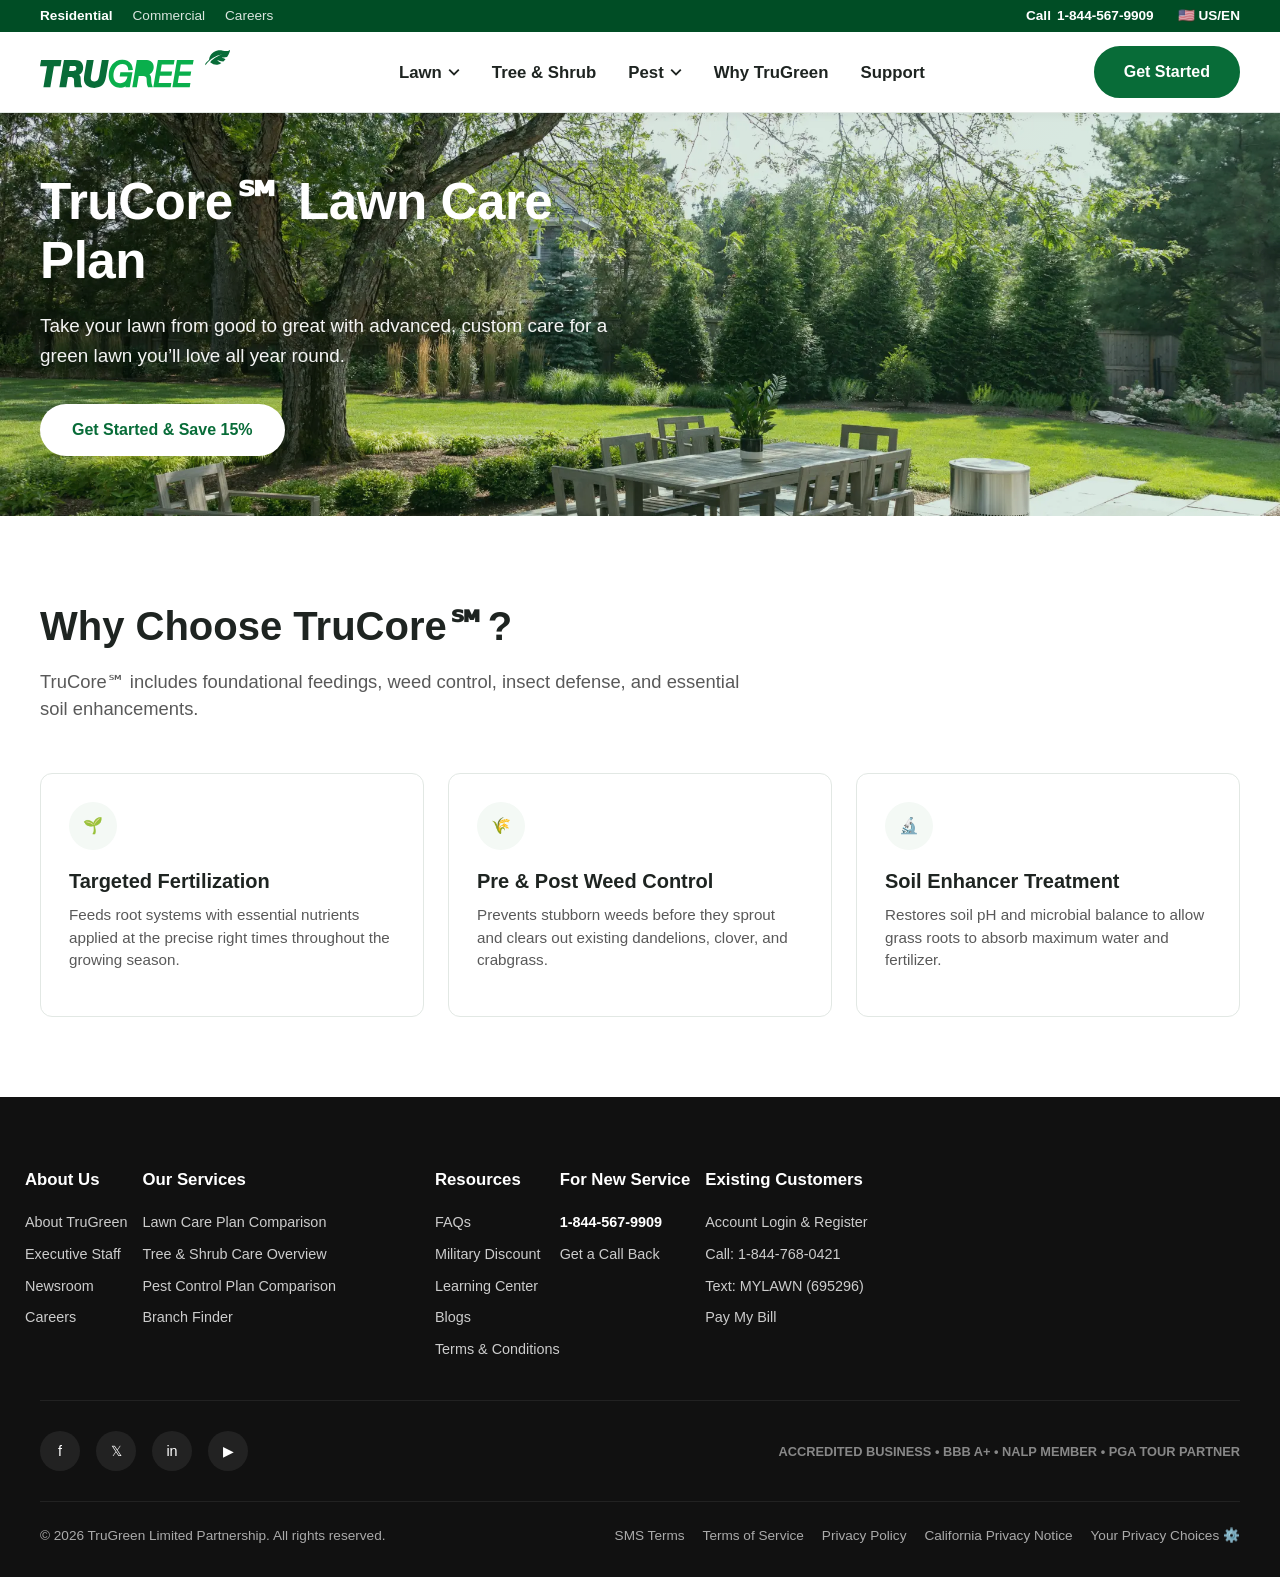
<file: trucore.html>
<!DOCTYPE html>
<html lang="en">
  <head>
    <meta charset="UTF-8">
    <meta name="viewport" content="width=device-width, initial-scale=1.0">
    <title>TruCore℠ Lawn Care Plan | TruGreen</title>
    <meta name="description"
      content="Take your lawn from good to great with TruCore℠ custom fertilization, weed control, grub protection, and soil enhancer treatments.">
    <link rel="icon" href="https://www.trugreen.com/images/favicon.ico"
      type="image/x-icon">
    <link rel="stylesheet" href="style.css">
    <script src="script.js" defer></script>
  </head>
  <body>

    <!-- Drawer Overlay for Mobile -->
    <div class="drawer-overlay" id="drawerOverlay"></div>

    <!-- Off-Canvas Mobile Drawer -->
    <aside class="mobile-drawer" id="mobileDrawer"
      aria-label="Mobile Navigation">
      <div class="drawer-header">
        <div class="brand-logo">
          <svg width="150" height="30" viewBox="0 0 201 40" fill="none"
            xmlns="http://www.w3.org/2000/svg">
            <path
              d="M21.7535 16.4313L22.756 10.5469H1.10729L0 17.0373H7.40735L3.61145 39.3055H10.9292L14.7252 17.0373H21.6486L21.7535 16.4313Z"
              fill="#FFFFFF" />
            <path
              d="M41.4368 26.1072C44.4446 24.8122 45.6768 21.5126 45.6717 18.5084C45.6717 17.1978 45.4672 16.0531 44.9385 14.8462C44.1753 13.0333 42.9432 11.8937 41.5116 11.2876C40.0799 10.6763 38.4887 10.5467 36.8476 10.5467H25.3499L20.4464 39.3054H27.764L29.5897 28.5934C30.4177 28.583 31.2507 28.5571 32.0489 28.5571C33.0914 28.5571 33.8496 28.6815 34.3833 28.8886C35.1765 29.2098 35.4958 29.6086 35.7451 30.308C35.9846 31.0074 36.0393 32.0328 36.0393 33.2813C36.0393 33.8614 36.0294 34.4935 36.0294 35.1615C36.0294 36.4047 36.1489 37.5288 36.4632 38.7512L36.6028 39.2952H44.5888L44.1548 38.2645C43.1772 35.9438 43.207 34.0843 43.0973 31.3754C43.0326 29.7489 42.9728 28.3657 42.2943 27.2004C42.045 26.7808 41.7206 26.4286 41.3167 26.1386C41.3566 26.1231 41.3916 26.1076 41.4315 26.092L41.4368 26.1072ZM37.2519 21.6785L37.2469 21.6836C36.6932 22.0928 35.2617 22.2016 34.2839 22.1807C33.0867 22.1807 31.8996 22.155 30.6923 22.1445L31.5652 16.9233H35.8102C36.5783 16.9233 37.2815 17.084 37.7205 17.3843C38.1495 17.6952 38.399 18.0679 38.4189 18.8917C38.4189 20.0209 38.0399 21.1553 37.2519 21.6785Z"
              fill="#FFFFFF" />
            <path
              d="M62.9359 25.4546C62.6018 27.4179 62.2875 29.4224 61.5392 30.8314C60.776 32.2247 59.7733 33.0899 57.5635 33.1209C56.4114 33.1209 55.4136 32.862 54.7552 32.3594C54.1066 31.8517 53.7026 31.1422 53.6877 29.8733C53.6877 28.6145 53.9371 27.2627 54.1615 25.9417L56.8053 10.5471H49.4878L47.0385 24.9161C46.7391 26.6669 46.47 28.4901 46.47 30.3396C46.47 32.8466 47.1384 34.9133 48.4254 36.4569C49.7125 38.0058 51.558 38.9949 53.7977 39.5182C54.9849 39.7979 56.227 40 57.489 40C59.0603 40 60.8012 39.7203 62.3126 39.1402C65.096 38.1094 66.8569 36.3534 67.9491 34.2245C69.0515 32.0956 69.5354 29.6247 69.9844 27.0245L72.7718 10.5473H65.4601L62.9359 25.4546Z"
              fill="#FFFFFF" />
            <path
              d="M200.505 0.0938963C197.268 2.2228 192.289 -0.325646 188.713 0.254624C180.892 1.52885 179.19 7.68767 178.836 10.2311C178.662 10.3967 178.492 10.5626 178.333 10.7282C177.889 11.179 177.385 11.6917 176.911 12.1942C174.976 14.2557 174.781 14.7271 174.877 15.183C174.916 15.3592 174.995 15.9652 175.095 16.0946C175.7 15.0897 176.866 13.458 178.882 11.6347C181.6 9.04992 186.115 5.7659 192.19 4.78194C192.19 4.78194 183.047 8.39747 180.013 12.8263C182.842 15.209 185.865 15.8514 188.629 15.2505C188.629 15.2505 188.968 15.1779 189.337 15.0692C189.636 14.9604 189.945 14.8308 190.235 14.6858H190.24C190.24 14.6858 190.255 14.6704 190.255 14.6652C190.498 14.5564 190.734 14.432 190.972 14.3077C191.022 14.2766 191.072 14.2507 191.122 14.2248C191.382 14.0798 191.636 13.9245 191.89 13.7586C191.826 13.7326 188.684 12.5051 187.536 10.5161C187.9 10.7283 190.609 11.8524 193.921 12.1425L193.996 12.0753C194.969 11.1014 195.786 10.2312 196.33 9.49576C196.33 9.49576 193.916 8.9829 192.24 7.61536C192.58 7.70352 195.069 8.06081 197.852 7.42885C198.351 6.66749 198.804 5.906 199.189 5.18086L199.727 4.13452C201.244 1.13006 201.273 -0.408652 200.505 0.0938963Z"
              fill="#72ec9d" />
            <path
              d="M117.676 32.007H117.681C117.646 31.2405 117.661 30.2148 117.527 29.153C117.387 28.0963 117.113 26.9465 116.31 25.9932C116.16 25.8224 116.005 25.672 115.851 25.5322C116.754 25.0245 117.577 24.4081 118.275 23.6363C119.552 22.2376 120.32 20.3003 120.305 17.9383C120.33 15.3226 119.173 13.2817 117.487 12.1318C115.806 10.9663 113.721 10.5572 111.645 10.552H102.417L97.6237 39.3521H102.447L104.457 27.5318H107.58C108.603 27.5318 109.78 27.5576 110.708 27.8012C111.655 28.0548 112.219 28.433 112.498 29.0545C112.573 29.1995 112.693 29.7591 112.748 30.3392C112.808 30.9245 112.838 31.5512 112.853 32.0122C112.962 34.1515 112.982 36.3582 113.96 38.627L114.279 39.3522H119.382L118.744 37.6584C118.01 35.7056 117.786 34.1878 117.676 32.007Z"
              fill="#72ec9d" />
          </svg>
        </div>
        <button id="closeDrawer"
          style="color:#fff; font-size:1.5rem;">✕</button>
      </div>
      <div class="drawer-body">
        <a href="#lawn" class="mobile-nav-link">Lawn Care <span>›</span></a>
        <a href="#shrub" class="mobile-nav-link">Tree & Shrub <span>›</span></a>
        <a href="#pest" class="mobile-nav-link">Pest Control <span>›</span></a>
        <a href="#why" class="mobile-nav-link">Why TruGreen <span>›</span></a>
        <a href="#contact" class="mobile-nav-link">Customer Support
          <span>›</span></a>
        <div style="margin-top: 30px;">
          <a href="buy-online.html" class="btn btn-primary"
            style="width:100%;">Get Started</a>
        </div>
      </div>
    </aside>

    <!-- Top Announcement & Header -->
    <header class="top-header">
      <div class="top-strip">
        <div class="container">
          <div class="top-nav-links">
            <a href="#" class="active">Residential</a>
            <a href="#">Commercial</a>
            <a href="#">Careers</a>
          </div>
          <div class="top-right-links">
            <div class="top-call">
              <span>Call</span>
              <a href="tel:18445679909"
                style="color:#fff; font-weight:800;">1-844-567-9909</a>
            </div>
            <div class="country-selector">
              <span>🇺🇸 US/EN</span>
            </div>
          </div>
        </div>
      </div>

      <!-- Main Navigation Bar -->
      <nav class="main-nav">
        <div class="container">
          <a href="index.html" class="brand-logo" aria-label="TruGreen Home">
            <svg width="180" height="36" viewBox="0 0 201 40" fill="none"
              xmlns="http://www.w3.org/2000/svg">
              <path
                d="M21.7535 16.4313L22.756 10.5469H1.10729L0 17.0373H7.40735L3.61145 39.3055H10.9292L14.7252 17.0373H21.6486L21.7535 16.4313Z"
                fill="#086C38" />
              <path
                d="M41.4368 26.1072C44.4446 24.8122 45.6768 21.5126 45.6717 18.5084C45.6717 17.1978 45.4672 16.0531 44.9385 14.8462C44.1753 13.0333 42.9432 11.8937 41.5116 11.2876C40.0799 10.6763 38.4887 10.5467 36.8476 10.5467H25.3499L20.4464 39.3054H27.764L29.5897 28.5934C30.4177 28.583 31.2507 28.5571 32.0489 28.5571C33.0914 28.5571 33.8496 28.6815 34.3833 28.8886C35.1765 29.2098 35.4958 29.6086 35.7451 30.308C35.9846 31.0074 36.0393 32.0328 36.0393 33.2813C36.0393 33.8614 36.0294 34.4935 36.0294 35.1615C36.0294 36.4047 36.1489 37.5288 36.4632 38.7512L36.6028 39.2952H44.5888L44.1548 38.2645C43.1772 35.9438 43.207 34.0843 43.0973 31.3754C43.0326 29.7489 42.9728 28.3657 42.2943 27.2004C42.045 26.7808 41.7206 26.4286 41.3167 26.1386C41.3566 26.1231 41.3916 26.1076 41.4315 26.092L41.4368 26.1072ZM37.2519 21.6785L37.2469 21.6836C36.6932 22.0928 35.2617 22.2016 34.2839 22.1807C33.0867 22.1807 31.8996 22.155 30.6923 22.1445L31.5652 16.9233H35.8102C36.5783 16.9233 37.2815 17.084 37.7205 17.3843C38.1495 17.6952 38.399 18.0679 38.4189 18.8917C38.4189 20.0209 38.0399 21.1553 37.2519 21.6785Z"
                fill="#086C38" />
              <path
                d="M62.9359 25.4546C62.6018 27.4179 62.2875 29.4224 61.5392 30.8314C60.776 32.2247 59.7733 33.0899 57.5635 33.1209C56.4114 33.1209 55.4136 32.862 54.7552 32.3594C54.1066 31.8517 53.7026 31.1422 53.6877 29.8733C53.6877 28.6145 53.9371 27.2627 54.1615 25.9417L56.8053 10.5471H49.4878L47.0385 24.9161C46.7391 26.6669 46.47 28.4901 46.47 30.3396C46.47 32.8466 47.1384 34.9133 48.4254 36.4569C49.7125 38.0058 51.558 38.9949 53.7977 39.5182C54.9849 39.7979 56.227 40 57.489 40C59.0603 40 60.8012 39.7203 62.3126 39.1402C65.096 38.1094 66.8569 36.3534 67.9491 34.2245C69.0515 32.0956 69.5354 29.6247 69.9844 27.0245L72.7718 10.5473H65.4601L62.9359 25.4546Z"
                fill="#086C38" />
              <path
                d="M200.505 0.0938963C197.268 2.2228 192.289 -0.325646 188.713 0.254624C180.892 1.52885 179.19 7.68767 178.836 10.2311C178.662 10.3967 178.492 10.5626 178.333 10.7282C177.889 11.179 177.385 11.6917 176.911 12.1942C174.976 14.2557 174.781 14.7271 174.877 15.183C174.916 15.3592 174.995 15.9652 175.095 16.0946C175.7 15.0897 176.866 13.458 178.882 11.6347C181.6 9.04992 186.115 5.7659 192.19 4.78194C192.19 4.78194 183.047 8.39747 180.013 12.8263C182.842 15.209 185.865 15.8514 188.629 15.2505C188.629 15.2505 188.968 15.1779 189.337 15.0692C189.636 14.9604 189.945 14.8308 190.235 14.6858H190.24C190.24 14.6858 190.255 14.6704 190.255 14.6652C190.498 14.5564 190.734 14.432 190.972 14.3077C191.022 14.2766 191.072 14.2507 191.122 14.2248C191.382 14.0798 191.636 13.9245 191.89 13.7586C191.826 13.7326 188.684 12.5051 187.536 10.5161C187.9 10.7283 190.609 11.8524 193.921 12.1425L193.996 12.0753C194.969 11.1014 195.786 10.2312 196.33 9.49576C196.33 9.49576 193.916 8.9829 192.24 7.61536C192.58 7.70352 195.069 8.06081 197.852 7.42885C198.351 6.66749 198.804 5.906 199.189 5.18086L199.727 4.13452C201.244 1.13006 201.273 -0.408652 200.505 0.0938963Z"
                fill="#086C38" />
              <path
                d="M117.676 32.007H117.681C117.646 31.2405 117.661 30.2148 117.527 29.153C117.387 28.0963 117.113 26.9465 116.31 25.9932C116.16 25.8224 116.005 25.672 115.851 25.5322C116.754 25.0245 117.577 24.4081 118.275 23.6363C119.552 22.2376 120.32 20.3003 120.305 17.9383C120.33 15.3226 119.173 13.2817 117.487 12.1318C115.806 10.9663 113.721 10.5572 111.645 10.552H102.417L97.6237 39.3521H102.447L104.457 27.5318H107.58C108.603 27.5318 109.78 27.5576 110.708 27.8012C111.655 28.0548 112.219 28.433 112.498 29.0545C112.573 29.1995 112.693 29.7591 112.748 30.3392C112.808 30.9245 112.838 31.5512 112.853 32.0122C112.962 34.1515 112.982 36.3582 113.96 38.627L114.279 39.3522H119.382L118.744 37.6584C118.01 35.7056 117.786 34.1878 117.676 32.007Z"
                fill="#0AAF4C" />
              <path
                d="M85.0228 23.5277L84.3102 28.0498H92.5056C92.1616 29.961 91.4281 31.5566 90.3656 32.7167C89.0586 34.1361 87.2681 34.9959 84.7788 35.0062C82.2148 34.9908 80.5639 34.1205 79.4265 32.701C78.2943 31.2766 77.6758 29.1685 77.6807 26.6252C77.6807 23.6519 78.5786 20.6114 80.2096 18.3943C81.8557 16.1722 84.1304 14.7477 87.1531 14.7425C88.4849 14.7425 89.6922 15.0222 90.6449 15.5818C91.6026 16.1463 92.3408 16.9648 92.8247 18.2441C93.0292 18.8191 93.1589 19.4355 93.2588 20.14L93.4183 21.2587L98.282 20.9583L98.0525 19.5909C97.7981 18.0679 97.4739 16.6022 96.6158 15.0792C94.5756 11.5414 90.8744 10.0911 87.288 10.1014H86.9288C82.4445 10.0911 78.7931 12.1629 76.3689 15.2863C73.9397 18.4046 72.6677 22.533 72.6627 26.7753C72.6627 28.9561 73.1715 31.1316 74.0296 33.0429C76.0049 37.4614 79.9306 39.7975 84.45 39.7975H84.5546C86.5846 39.7872 88.7596 39.2483 90.6252 38.1401L90.4008 39.3521H94.9899L97.7983 23.5277H85.0228Z"
                fill="#0AAF4C" />
              <path
                d="M128.774 15.1466H141.505L141.689 14.1418L142.358 10.5417H124.719L119.886 39.3418H138.232L138.93 34.737H125.527L126.83 27.1121H139.001L139.784 22.5486H127.563L128.774 15.1466Z"
                fill="#0AAF4C" />
              <path
                d="M159.178 27.1174L159.966 22.5538H147.746L148.957 15.1518H161.682L161.866 14.1469L162.535 10.5469H144.896L140.064 39.3469H158.41L159.108 34.7421H145.705L147.007 27.1174H159.178Z"
                fill="#0AAF4C" />
            </svg>
          </a>

          <!-- Desktop Links & Mega Menu -->
          <ul class="desktop-menu">
            <li class="nav-item">
              <a href="#lawn" class="nav-link">
                Lawn
                <svg class="chevron" viewBox="0 0 10 6" fill="none"><path
                    d="M1 1L5 5L9 1" stroke="currentColor"
                    stroke-width="1.5" /></svg>
              </a>
              <div class="mega-dropdown">
                <div class="mega-grid">
                  <div class="mega-column">
                    <h3>Lawn Care Plans</h3>
                    <a href="products-and-services.html" class="mega-link-item">
                      <div class="mega-link-title">Plan Comparison</div>
                      <div class="mega-link-desc">Find the plan that best suits
                        your lawn’s unique needs.</div>
                    </a>
                    <a href="trupro.html" class="mega-link-item">
                      <div class="mega-link-title">TruPro℠ <span
                          class="badge-top-pick">Top pick</span></div>
                      <div class="mega-link-desc">A comprehensive plan for a
                        golf course quality lawn.</div>
                    </a>
                    <a href="trucore.html" class="mega-link-item">
                      <div class="mega-link-title">TruCore℠</div>
                      <div class="mega-link-desc">Advanced, custom care for a
                        lawn you’ll love.</div>
                    </a>
                    <a href="natural-lawn-care.html" class="mega-link-item">
                      <div class="mega-link-title">TruNatural®</div>
                      <div class="mega-link-desc">Revitalize your lawn with
                        all-natural, organic treatments.</div>
                    </a>
                  </div>
                  <div class="mega-column">
                    <h3>Lawn Care Services</h3>
                    <a href="#" class="mega-link-item">
                      <div class="mega-link-title">Lawn Fertilization</div>
                    </a>
                    <a href="#" class="mega-link-item">
                      <div class="mega-link-title">Weed Control</div>
                    </a>
                    <a href="#" class="mega-link-item">
                      <div class="mega-link-title">Aeration & Overseeding</div>
                    </a>
                    <a href="#" class="mega-link-item">
                      <div class="mega-link-title">Soil Enhancer Treatment</div>
                    </a>
                  </div>
                </div>
              </div>
            </li>
            <li class="nav-item">
              <a href="#shrub" class="nav-link">Tree & Shrub</a>
            </li>
            <li class="nav-item">
              <a href="#pest" class="nav-link">
                Pest
                <svg class="chevron" viewBox="0 0 10 6" fill="none"><path
                    d="M1 1L5 5L9 1" stroke="currentColor"
                    stroke-width="1.5" /></svg>
              </a>
              <div class="mega-dropdown">
                <div class="mega-grid">
                  <div class="mega-column">
                    <h3>Pest Control Plans</h3>
                    <a href="#" class="mega-link-item">
                      <div class="mega-link-title">TruDefense℠ Mosquito
                        Control</div>
                      <div class="mega-link-desc">Results in just 24 hours
                        against mosquitoes.</div>
                    </a>
                    <a href="#" class="mega-link-item">
                      <div class="mega-link-title">TruBarrier℠ Perimeter
                        Pest</div>
                      <div class="mega-link-desc">Protective barrier around your
                        home against outdoor pests.</div>
                    </a>
                  </div>
                  <div class="mega-column">
                    <h3>Pest Services</h3>
                    <a href="#" class="mega-link-item">
                      <div class="mega-link-title">Flea & Tick Control</div>
                    </a>
                    <a href="#" class="mega-link-item">
                      <div class="mega-link-title">Fire Ant Control</div>
                    </a>
                  </div>
                </div>
              </div>
            </li>
            <li class="nav-item"><a href="#why" class="nav-link">Why
                TruGreen</a></li>
            <li class="nav-item"><a href="#support"
                class="nav-link">Support</a></li>
          </ul>

          <div class="nav-actions">
            <a href="buy-online.html" class="btn btn-primary">Get Started</a>
            <button class="mobile-hamburger" id="mobileToggle"
              aria-label="Open mobile menu">☰</button>
          </div>
        </div>
      </nav>
    </header>

    <!-- Hero -->
    <section class="hero-section" style="padding:60px 0;">
      <div class="container">
        <div class="hero-content">
          <h1 class="hero-title">TruCore℠ Lawn Care Plan</h1>
          <p class="hero-description">
            Take your lawn from good to great with advanced, custom care for a
            green lawn you’ll love all year round.
          </p>
          <a href="buy-online.html" class="btn btn-primary"
            style="background:#fff; color:var(--tg-green); border:none; padding:14px 32px; font-weight:800;">Get
            Started & Save 15%</a>
        </div>
      </div>
      <div class="hero-bg-overlay"
        style="background-image: url('6.webp') !important;"></div>
    </section>

    <!-- Key Features -->
    <section class="section-padding">
      <div class="container">
        <div class="section-header">
          <h2 class="section-title">Why Choose TruCore℠?</h2>
          <p class="section-desc">TruCore℠ includes foundational feedings, weed
            control, insect defense, and essential soil enhancements.</p>
        </div>

        <div class="service-card-grid">
          <div class="service-item-card">
            <div class="service-icon">🌱</div>
            <h3 class="service-title">Targeted Fertilization</h3>
            <p class="service-desc">Feeds root systems with essential nutrients
              applied at the precise right times throughout the growing
              season.</p>
          </div>

          <div class="service-item-card">
            <div class="service-icon">🌾</div>
            <h3 class="service-title">Pre & Post Weed Control</h3>
            <p class="service-desc">Prevents stubborn weeds before they sprout
              and clears out existing dandelions, clover, and crabgrass.</p>
          </div>

          <div class="service-item-card">
            <div class="service-icon">🔬</div>
            <h3 class="service-title">Soil Enhancer Treatment</h3>
            <p class="service-desc">Restores soil pH and microbial balance to
              allow grass roots to absorb maximum water and fertilizer.</p>
          </div>
        </div>
      </div>
    </section>

    <!-- Footer Section -->
    <footer class="footer-panel">
      <div class="container">
        <div class="row">
          <div class="col-md-2">
            <h5>About Us</h5>
            <ul>
              <li><a href="#">About TruGreen</a></li>
              <li><a href="#">Executive Staff</a></li>
              <li><a href="#">Newsroom</a></li>
              <li><a href="#">Careers</a></li>
            </ul>
          </div>
          <div class="col-md-3">
            <h5>Our Services</h5>
            <ul>
              <li><a href="#">Lawn Care Plan Comparison</a></li>
              <li><a href="#">Tree & Shrub Care Overview</a></li>
              <li><a href="#">Pest Control Plan Comparison</a></li>
              <li><a href="#">Branch Finder</a></li>
            </ul>
          </div>
          <div class="col-md-2">
            <h5>Resources</h5>
            <ul>
              <li><a href="#">FAQs</a></li>
              <li><a href="#">Military Discount</a></li>
              <li><a href="#">Learning Center</a></li>
              <li><a href="#">Blogs</a></li>
              <li><a href="#">Terms & Conditions</a></li>
            </ul>
          </div>
          <div class="col-md-2">
            <h5>For New Service</h5>
            <ul>
              <li><a href="tel:18445679909"
                  style="font-weight:700; color:#fff;">1-844-567-9909</a></li>
              <li><a href="buy-online.html">Get a Call Back</a></li>
            </ul>
          </div>
          <div class="col-md-3">
            <h5>Existing Customers</h5>
            <ul>
              <li><a href="#">Account Login & Register</a></li>
              <li><a href="tel:18447680421">Call: 1-844-768-0421</a></li>
              <li><a href="sms:18887813135">Text: MYLAWN (695296)</a></li>
              <li><a href="#">Pay My Bill</a></li>
            </ul>
          </div>
        </div>

        <!-- Social & Trust Badges -->
        <div class="footer-social-row">
          <div class="social-icons">
            <a href="#" class="social-icon-btn" aria-label="Facebook">f</a>
            <a href="#" class="social-icon-btn" aria-label="X">𝕏</a>
            <a href="#" class="social-icon-btn" aria-label="Instagram">in</a>
            <a href="#" class="social-icon-btn" aria-label="YouTube">▶</a>
          </div>
          <div class="brand-badges">
            <span
              style="color:#888; font-size:0.8rem; font-weight:700;">ACCREDITED
              BUSINESS • BBB A+ • NALP MEMBER • PGA TOUR PARTNER</span>
          </div>
        </div>

        <!-- Copyright & Bottom Links -->
        <div class="footer-bottom">
          <div>© 2026 TruGreen Limited Partnership. All rights reserved.</div>
          <div class="footer-bottom-links">
            <a href="sms-terms.html">SMS Terms</a>
            <a href="terms.html">Terms of Service</a>
            <a href="privacy-policy.html">Privacy Policy</a>
            <a href="california-privacy-policy.html">California Privacy
              Notice</a>
            <a href="your-privacy-choices.html">Your Privacy Choices ⚙️</a>
          </div>
        </div>
      </div>
    </footer>

  </body>
</html>
</file>
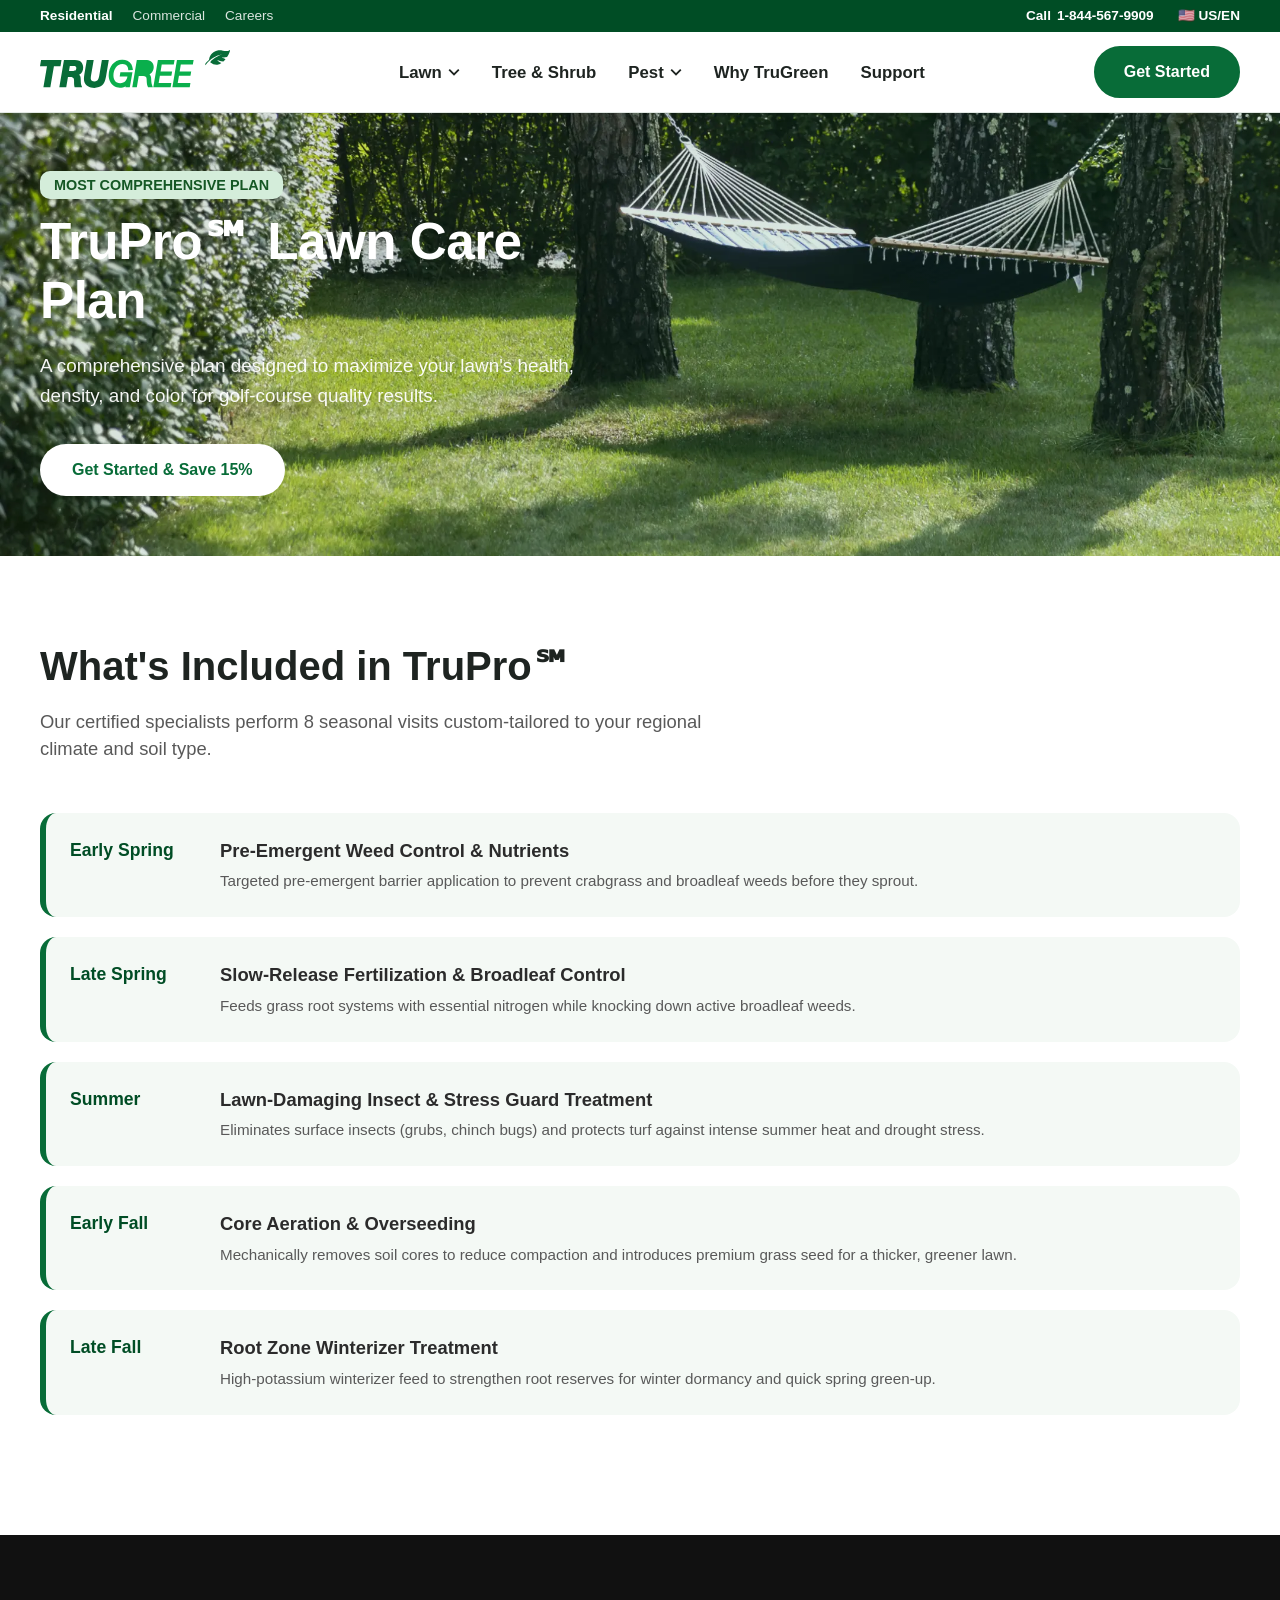
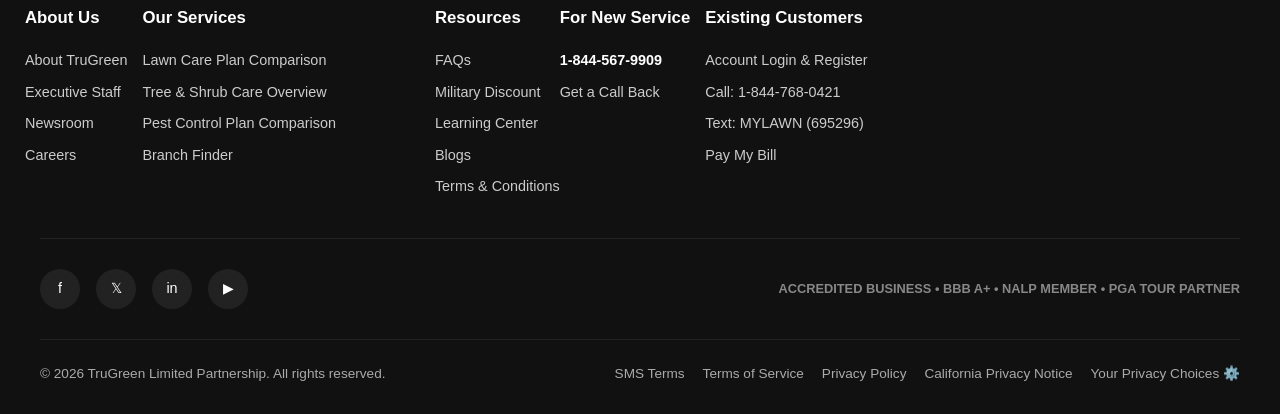
<file: trupro.html>
<!DOCTYPE html>
<html lang="en">
  <head>
    <meta charset="UTF-8">
    <meta name="viewport" content="width=device-width, initial-scale=1.0">
    <title>TruPro℠ Lawn Care Plan | TruGreen</title>
    <meta name="description"
      content="A comprehensive lawn care plan for a golf course quality lawn with fertilization, weed control, insect protection, aeration, and overseeding.">
    <link rel="icon" href="https://www.trugreen.com/images/favicon.ico"
      type="image/x-icon">
    <link rel="stylesheet" href="style.css">
    <script src="script.js" defer></script>
  </head>
  <body>

    <!-- Drawer Overlay for Mobile -->
    <div class="drawer-overlay" id="drawerOverlay"></div>

    <!-- Off-Canvas Mobile Drawer -->
    <aside class="mobile-drawer" id="mobileDrawer"
      aria-label="Mobile Navigation">
      <div class="drawer-header">
        <div class="brand-logo">
          <svg width="150" height="30" viewBox="0 0 201 40" fill="none"
            xmlns="http://www.w3.org/2000/svg">
            <path
              d="M21.7535 16.4313L22.756 10.5469H1.10729L0 17.0373H7.40735L3.61145 39.3055H10.9292L14.7252 17.0373H21.6486L21.7535 16.4313Z"
              fill="#FFFFFF" />
            <path
              d="M41.4368 26.1072C44.4446 24.8122 45.6768 21.5126 45.6717 18.5084C45.6717 17.1978 45.4672 16.0531 44.9385 14.8462C44.1753 13.0333 42.9432 11.8937 41.5116 11.2876C40.0799 10.6763 38.4887 10.5467 36.8476 10.5467H25.3499L20.4464 39.3054H27.764L29.5897 28.5934C30.4177 28.583 31.2507 28.5571 32.0489 28.5571C33.0914 28.5571 33.8496 28.6815 34.3833 28.8886C35.1765 29.2098 35.4958 29.6086 35.7451 30.308C35.9846 31.0074 36.0393 32.0328 36.0393 33.2813C36.0393 33.8614 36.0294 34.4935 36.0294 35.1615C36.0294 36.4047 36.1489 37.5288 36.4632 38.7512L36.6028 39.2952H44.5888L44.1548 38.2645C43.1772 35.9438 43.207 34.0843 43.0973 31.3754C43.0326 29.7489 42.9728 28.3657 42.2943 27.2004C42.045 26.7808 41.7206 26.4286 41.3167 26.1386C41.3566 26.1231 41.3916 26.1076 41.4315 26.092L41.4368 26.1072ZM37.2519 21.6785L37.2469 21.6836C36.6932 22.0928 35.2617 22.2016 34.2839 22.1807C33.0867 22.1807 31.8996 22.155 30.6923 22.1445L31.5652 16.9233H35.8102C36.5783 16.9233 37.2815 17.084 37.7205 17.3843C38.1495 17.6952 38.399 18.0679 38.4189 18.8917C38.4189 20.0209 38.0399 21.1553 37.2519 21.6785Z"
              fill="#FFFFFF" />
            <path
              d="M62.9359 25.4546C62.6018 27.4179 62.2875 29.4224 61.5392 30.8314C60.776 32.2247 59.7733 33.0899 57.5635 33.1209C56.4114 33.1209 55.4136 32.862 54.7552 32.3594C54.1066 31.8517 53.7026 31.1422 53.6877 29.8733C53.6877 28.6145 53.9371 27.2627 54.1615 25.9417L56.8053 10.5471H49.4878L47.0385 24.9161C46.7391 26.6669 46.47 28.4901 46.47 30.3396C46.47 32.8466 47.1384 34.9133 48.4254 36.4569C49.7125 38.0058 51.558 38.9949 53.7977 39.5182C54.9849 39.7979 56.227 40 57.489 40C59.0603 40 60.8012 39.7203 62.3126 39.1402C65.096 38.1094 66.8569 36.3534 67.9491 34.2245C69.0515 32.0956 69.5354 29.6247 69.9844 27.0245L72.7718 10.5473H65.4601L62.9359 25.4546Z"
              fill="#FFFFFF" />
            <path
              d="M200.505 0.0938963C197.268 2.2228 192.289 -0.325646 188.713 0.254624C180.892 1.52885 179.19 7.68767 178.836 10.2311C178.662 10.3967 178.492 10.5626 178.333 10.7282C177.889 11.179 177.385 11.6917 176.911 12.1942C174.976 14.2557 174.781 14.7271 174.877 15.183C174.916 15.3592 174.995 15.9652 175.095 16.0946C175.7 15.0897 176.866 13.458 178.882 11.6347C181.6 9.04992 186.115 5.7659 192.19 4.78194C192.19 4.78194 183.047 8.39747 180.013 12.8263C182.842 15.209 185.865 15.8514 188.629 15.2505C188.629 15.2505 188.968 15.1779 189.337 15.0692C189.636 14.9604 189.945 14.8308 190.235 14.6858H190.24C190.24 14.6858 190.255 14.6704 190.255 14.6652C190.498 14.5564 190.734 14.432 190.972 14.3077C191.022 14.2766 191.072 14.2507 191.122 14.2248C191.382 14.0798 191.636 13.9245 191.89 13.7586C191.826 13.7326 188.684 12.5051 187.536 10.5161C187.9 10.7283 190.609 11.8524 193.921 12.1425L193.996 12.0753C194.969 11.1014 195.786 10.2312 196.33 9.49576C196.33 9.49576 193.916 8.9829 192.24 7.61536C192.58 7.70352 195.069 8.06081 197.852 7.42885C198.351 6.66749 198.804 5.906 199.189 5.18086L199.727 4.13452C201.244 1.13006 201.273 -0.408652 200.505 0.0938963Z"
              fill="#72ec9d" />
            <path
              d="M117.676 32.007H117.681C117.646 31.2405 117.661 30.2148 117.527 29.153C117.387 28.0963 117.113 26.9465 116.31 25.9932C116.16 25.8224 116.005 25.672 115.851 25.5322C116.754 25.0245 117.577 24.4081 118.275 23.6363C119.552 22.2376 120.32 20.3003 120.305 17.9383C120.33 15.3226 119.173 13.2817 117.487 12.1318C115.806 10.9663 113.721 10.5572 111.645 10.552H102.417L97.6237 39.3521H102.447L104.457 27.5318H107.58C108.603 27.5318 109.78 27.5576 110.708 27.8012C111.655 28.0548 112.219 28.433 112.498 29.0545C112.573 29.1995 112.693 29.7591 112.748 30.3392C112.808 30.9245 112.838 31.5512 112.853 32.0122C112.962 34.1515 112.982 36.3582 113.96 38.627L114.279 39.3522H119.382L118.744 37.6584C118.01 35.7056 117.786 34.1878 117.676 32.007Z"
              fill="#72ec9d" />
          </svg>
        </div>
        <button id="closeDrawer"
          style="color:#fff; font-size:1.5rem;">✕</button>
      </div>
      <div class="drawer-body">
        <a href="#lawn" class="mobile-nav-link">Lawn Care <span>›</span></a>
        <a href="#shrub" class="mobile-nav-link">Tree & Shrub <span>›</span></a>
        <a href="#pest" class="mobile-nav-link">Pest Control <span>›</span></a>
        <a href="#why" class="mobile-nav-link">Why TruGreen <span>›</span></a>
        <a href="#contact" class="mobile-nav-link">Customer Support
          <span>›</span></a>
        <div style="margin-top: 30px;">
          <a href="buy-online.html" class="btn btn-primary"
            style="width:100%;">Get Started</a>
        </div>
      </div>
    </aside>

    <!-- Top Announcement & Header -->
    <header class="top-header">
      <div class="top-strip">
        <div class="container">
          <div class="top-nav-links">
            <a href="#" class="active">Residential</a>
            <a href="#">Commercial</a>
            <a href="#">Careers</a>
          </div>
          <div class="top-right-links">
            <div class="top-call">
              <span>Call</span>
              <a href="tel:18445679909"
                style="color:#fff; font-weight:800;">1-844-567-9909</a>
            </div>
            <div class="country-selector">
              <span>🇺🇸 US/EN</span>
            </div>
          </div>
        </div>
      </div>

      <!-- Main Navigation Bar -->
      <nav class="main-nav">
        <div class="container">
          <a href="index.html" class="brand-logo" aria-label="TruGreen Home">
            <svg width="180" height="36" viewBox="0 0 201 40" fill="none"
              xmlns="http://www.w3.org/2000/svg">
              <path
                d="M21.7535 16.4313L22.756 10.5469H1.10729L0 17.0373H7.40735L3.61145 39.3055H10.9292L14.7252 17.0373H21.6486L21.7535 16.4313Z"
                fill="#086C38" />
              <path
                d="M41.4368 26.1072C44.4446 24.8122 45.6768 21.5126 45.6717 18.5084C45.6717 17.1978 45.4672 16.0531 44.9385 14.8462C44.1753 13.0333 42.9432 11.8937 41.5116 11.2876C40.0799 10.6763 38.4887 10.5467 36.8476 10.5467H25.3499L20.4464 39.3054H27.764L29.5897 28.5934C30.4177 28.583 31.2507 28.5571 32.0489 28.5571C33.0914 28.5571 33.8496 28.6815 34.3833 28.8886C35.1765 29.2098 35.4958 29.6086 35.7451 30.308C35.9846 31.0074 36.0393 32.0328 36.0393 33.2813C36.0393 33.8614 36.0294 34.4935 36.0294 35.1615C36.0294 36.4047 36.1489 37.5288 36.4632 38.7512L36.6028 39.2952H44.5888L44.1548 38.2645C43.1772 35.9438 43.207 34.0843 43.0973 31.3754C43.0326 29.7489 42.9728 28.3657 42.2943 27.2004C42.045 26.7808 41.7206 26.4286 41.3167 26.1386C41.3566 26.1231 41.3916 26.1076 41.4315 26.092L41.4368 26.1072ZM37.2519 21.6785L37.2469 21.6836C36.6932 22.0928 35.2617 22.2016 34.2839 22.1807C33.0867 22.1807 31.8996 22.155 30.6923 22.1445L31.5652 16.9233H35.8102C36.5783 16.9233 37.2815 17.084 37.7205 17.3843C38.1495 17.6952 38.399 18.0679 38.4189 18.8917C38.4189 20.0209 38.0399 21.1553 37.2519 21.6785Z"
                fill="#086C38" />
              <path
                d="M62.9359 25.4546C62.6018 27.4179 62.2875 29.4224 61.5392 30.8314C60.776 32.2247 59.7733 33.0899 57.5635 33.1209C56.4114 33.1209 55.4136 32.862 54.7552 32.3594C54.1066 31.8517 53.7026 31.1422 53.6877 29.8733C53.6877 28.6145 53.9371 27.2627 54.1615 25.9417L56.8053 10.5471H49.4878L47.0385 24.9161C46.7391 26.6669 46.47 28.4901 46.47 30.3396C46.47 32.8466 47.1384 34.9133 48.4254 36.4569C49.7125 38.0058 51.558 38.9949 53.7977 39.5182C54.9849 39.7979 56.227 40 57.489 40C59.0603 40 60.8012 39.7203 62.3126 39.1402C65.096 38.1094 66.8569 36.3534 67.9491 34.2245C69.0515 32.0956 69.5354 29.6247 69.9844 27.0245L72.7718 10.5473H65.4601L62.9359 25.4546Z"
                fill="#086C38" />
              <path
                d="M200.505 0.0938963C197.268 2.2228 192.289 -0.325646 188.713 0.254624C180.892 1.52885 179.19 7.68767 178.836 10.2311C178.662 10.3967 178.492 10.5626 178.333 10.7282C177.889 11.179 177.385 11.6917 176.911 12.1942C174.976 14.2557 174.781 14.7271 174.877 15.183C174.916 15.3592 174.995 15.9652 175.095 16.0946C175.7 15.0897 176.866 13.458 178.882 11.6347C181.6 9.04992 186.115 5.7659 192.19 4.78194C192.19 4.78194 183.047 8.39747 180.013 12.8263C182.842 15.209 185.865 15.8514 188.629 15.2505C188.629 15.2505 188.968 15.1779 189.337 15.0692C189.636 14.9604 189.945 14.8308 190.235 14.6858H190.24C190.24 14.6858 190.255 14.6704 190.255 14.6652C190.498 14.5564 190.734 14.432 190.972 14.3077C191.022 14.2766 191.072 14.2507 191.122 14.2248C191.382 14.0798 191.636 13.9245 191.89 13.7586C191.826 13.7326 188.684 12.5051 187.536 10.5161C187.9 10.7283 190.609 11.8524 193.921 12.1425L193.996 12.0753C194.969 11.1014 195.786 10.2312 196.33 9.49576C196.33 9.49576 193.916 8.9829 192.24 7.61536C192.58 7.70352 195.069 8.06081 197.852 7.42885C198.351 6.66749 198.804 5.906 199.189 5.18086L199.727 4.13452C201.244 1.13006 201.273 -0.408652 200.505 0.0938963Z"
                fill="#086C38" />
              <path
                d="M117.676 32.007H117.681C117.646 31.2405 117.661 30.2148 117.527 29.153C117.387 28.0963 117.113 26.9465 116.31 25.9932C116.16 25.8224 116.005 25.672 115.851 25.5322C116.754 25.0245 117.577 24.4081 118.275 23.6363C119.552 22.2376 120.32 20.3003 120.305 17.9383C120.33 15.3226 119.173 13.2817 117.487 12.1318C115.806 10.9663 113.721 10.5572 111.645 10.552H102.417L97.6237 39.3521H102.447L104.457 27.5318H107.58C108.603 27.5318 109.78 27.5576 110.708 27.8012C111.655 28.0548 112.219 28.433 112.498 29.0545C112.573 29.1995 112.693 29.7591 112.748 30.3392C112.808 30.9245 112.838 31.5512 112.853 32.0122C112.962 34.1515 112.982 36.3582 113.96 38.627L114.279 39.3522H119.382L118.744 37.6584C118.01 35.7056 117.786 34.1878 117.676 32.007Z"
                fill="#0AAF4C" />
              <path
                d="M85.0228 23.5277L84.3102 28.0498H92.5056C92.1616 29.961 91.4281 31.5566 90.3656 32.7167C89.0586 34.1361 87.2681 34.9959 84.7788 35.0062C82.2148 34.9908 80.5639 34.1205 79.4265 32.701C78.2943 31.2766 77.6758 29.1685 77.6807 26.6252C77.6807 23.6519 78.5786 20.6114 80.2096 18.3943C81.8557 16.1722 84.1304 14.7477 87.1531 14.7425C88.4849 14.7425 89.6922 15.0222 90.6449 15.5818C91.6026 16.1463 92.3408 16.9648 92.8247 18.2441C93.0292 18.8191 93.1589 19.4355 93.2588 20.14L93.4183 21.2587L98.282 20.9583L98.0525 19.5909C97.7981 18.0679 97.4739 16.6022 96.6158 15.0792C94.5756 11.5414 90.8744 10.0911 87.288 10.1014H86.9288C82.4445 10.0911 78.7931 12.1629 76.3689 15.2863C73.9397 18.4046 72.6677 22.533 72.6627 26.7753C72.6627 28.9561 73.1715 31.1316 74.0296 33.0429C76.0049 37.4614 79.9306 39.7975 84.45 39.7975H84.5546C86.5846 39.7872 88.7596 39.2483 90.6252 38.1401L90.4008 39.3521H94.9899L97.7983 23.5277H85.0228Z"
                fill="#0AAF4C" />
              <path
                d="M128.774 15.1466H141.505L141.689 14.1418L142.358 10.5417H124.719L119.886 39.3418H138.232L138.93 34.737H125.527L126.83 27.1121H139.001L139.784 22.5486H127.563L128.774 15.1466Z"
                fill="#0AAF4C" />
              <path
                d="M159.178 27.1174L159.966 22.5538H147.746L148.957 15.1518H161.682L161.866 14.1469L162.535 10.5469H144.896L140.064 39.3469H158.41L159.108 34.7421H145.705L147.007 27.1174H159.178Z"
                fill="#0AAF4C" />
            </svg>
          </a>

          <!-- Desktop Links & Mega Menu -->
          <ul class="desktop-menu">
            <li class="nav-item">
              <a href="#lawn" class="nav-link">
                Lawn
                <svg class="chevron" viewBox="0 0 10 6" fill="none"><path
                    d="M1 1L5 5L9 1" stroke="currentColor"
                    stroke-width="1.5" /></svg>
              </a>
              <div class="mega-dropdown">
                <div class="mega-grid">
                  <div class="mega-column">
                    <h3>Lawn Care Plans</h3>
                    <a href="products-and-services.html" class="mega-link-item">
                      <div class="mega-link-title">Plan Comparison</div>
                      <div class="mega-link-desc">Find the plan that best suits
                        your lawn’s unique needs.</div>
                    </a>
                    <a href="trupro.html" class="mega-link-item">
                      <div class="mega-link-title">TruPro℠ <span
                          class="badge-top-pick">Top pick</span></div>
                      <div class="mega-link-desc">A comprehensive plan for a
                        golf course quality lawn.</div>
                    </a>
                    <a href="trucore.html" class="mega-link-item">
                      <div class="mega-link-title">TruCore℠</div>
                      <div class="mega-link-desc">Advanced, custom care for a
                        lawn you’ll love.</div>
                    </a>
                    <a href="natural-lawn-care.html" class="mega-link-item">
                      <div class="mega-link-title">TruNatural®</div>
                      <div class="mega-link-desc">Revitalize your lawn with
                        all-natural, organic treatments.</div>
                    </a>
                  </div>
                  <div class="mega-column">
                    <h3>Lawn Care Services</h3>
                    <a href="#" class="mega-link-item">
                      <div class="mega-link-title">Lawn Fertilization</div>
                    </a>
                    <a href="#" class="mega-link-item">
                      <div class="mega-link-title">Weed Control</div>
                    </a>
                    <a href="#" class="mega-link-item">
                      <div class="mega-link-title">Aeration & Overseeding</div>
                    </a>
                    <a href="#" class="mega-link-item">
                      <div class="mega-link-title">Soil Enhancer Treatment</div>
                    </a>
                  </div>
                </div>
              </div>
            </li>
            <li class="nav-item">
              <a href="#shrub" class="nav-link">Tree & Shrub</a>
            </li>
            <li class="nav-item">
              <a href="#pest" class="nav-link">
                Pest
                <svg class="chevron" viewBox="0 0 10 6" fill="none"><path
                    d="M1 1L5 5L9 1" stroke="currentColor"
                    stroke-width="1.5" /></svg>
              </a>
              <div class="mega-dropdown">
                <div class="mega-grid">
                  <div class="mega-column">
                    <h3>Pest Control Plans</h3>
                    <a href="#" class="mega-link-item">
                      <div class="mega-link-title">TruDefense℠ Mosquito
                        Control</div>
                      <div class="mega-link-desc">Results in just 24 hours
                        against mosquitoes.</div>
                    </a>
                    <a href="#" class="mega-link-item">
                      <div class="mega-link-title">TruBarrier℠ Perimeter
                        Pest</div>
                      <div class="mega-link-desc">Protective barrier around your
                        home against outdoor pests.</div>
                    </a>
                  </div>
                  <div class="mega-column">
                    <h3>Pest Services</h3>
                    <a href="#" class="mega-link-item">
                      <div class="mega-link-title">Flea & Tick Control</div>
                    </a>
                    <a href="#" class="mega-link-item">
                      <div class="mega-link-title">Fire Ant Control</div>
                    </a>
                  </div>
                </div>
              </div>
            </li>
            <li class="nav-item"><a href="#why" class="nav-link">Why
                TruGreen</a></li>
            <li class="nav-item"><a href="#support"
                class="nav-link">Support</a></li>
          </ul>

          <div class="nav-actions">
            <a href="buy-online.html" class="btn btn-primary">Get Started</a>
            <button class="mobile-hamburger" id="mobileToggle"
              aria-label="Open mobile menu">☰</button>
          </div>
        </div>
      </nav>
    </header>

    <!-- Hero -->
    <section class="hero-section" style="padding:60px 0;">
      <div class="container">
        <div class="hero-content">
          <span class="badge-top-pick"
            style="font-size:0.9rem; padding:6px 14px;">MOST COMPREHENSIVE
            PLAN</span>
          <h1 class="hero-title" style="margin-top:16px;">TruPro℠ Lawn Care
            Plan</h1>
          <p class="hero-description">
            A comprehensive plan designed to maximize your lawn's health,
            density, and color for golf-course quality results.
          </p>
          <a href="buy-online.html" class="btn btn-primary"
            style="background:#fff; color:var(--tg-green); border:none; padding:14px 32px; font-weight:800;">Get
            Started & Save 15%</a>
        </div>
      </div>
      <div class="hero-bg-overlay"
        style="background-image: url('5.webp') !important;"></div>
    </section>

    <!-- Treatment Schedule -->
    <section class="section-padding">
      <div class="container">
        <div class="section-header">
          <h2 class="section-title">What's Included in TruPro℠</h2>
          <p class="section-desc">Our certified specialists perform 8 seasonal
            visits custom-tailored to your regional climate and soil type.</p>
        </div>

        <div class="treatment-schedule">
          <div class="schedule-item">
            <div class="schedule-season">Early Spring</div>
            <div class="schedule-detail">
              <h4>Pre-Emergent Weed Control & Nutrients</h4>
              <p>Targeted pre-emergent barrier application to prevent crabgrass
                and broadleaf weeds before they sprout.</p>
            </div>
          </div>

          <div class="schedule-item">
            <div class="schedule-season">Late Spring</div>
            <div class="schedule-detail">
              <h4>Slow-Release Fertilization & Broadleaf Control</h4>
              <p>Feeds grass root systems with essential nitrogen while knocking
                down active broadleaf weeds.</p>
            </div>
          </div>

          <div class="schedule-item">
            <div class="schedule-season">Summer</div>
            <div class="schedule-detail">
              <h4>Lawn-Damaging Insect & Stress Guard Treatment</h4>
              <p>Eliminates surface insects (grubs, chinch bugs) and protects
                turf against intense summer heat and drought stress.</p>
            </div>
          </div>

          <div class="schedule-item">
            <div class="schedule-season">Early Fall</div>
            <div class="schedule-detail">
              <h4>Core Aeration & Overseeding</h4>
              <p>Mechanically removes soil cores to reduce compaction and
                introduces premium grass seed for a thicker, greener lawn.</p>
            </div>
          </div>

          <div class="schedule-item">
            <div class="schedule-season">Late Fall</div>
            <div class="schedule-detail">
              <h4>Root Zone Winterizer Treatment</h4>
              <p>High-potassium winterizer feed to strengthen root reserves for
                winter dormancy and quick spring green-up.</p>
            </div>
          </div>
        </div>
      </div>
    </section>

    <!-- Footer Section -->
    <footer class="footer-panel">
      <div class="container">
        <div class="row">
          <div class="col-md-2">
            <h5>About Us</h5>
            <ul>
              <li><a href="#">About TruGreen</a></li>
              <li><a href="#">Executive Staff</a></li>
              <li><a href="#">Newsroom</a></li>
              <li><a href="#">Careers</a></li>
            </ul>
          </div>
          <div class="col-md-3">
            <h5>Our Services</h5>
            <ul>
              <li><a href="#">Lawn Care Plan Comparison</a></li>
              <li><a href="#">Tree & Shrub Care Overview</a></li>
              <li><a href="#">Pest Control Plan Comparison</a></li>
              <li><a href="#">Branch Finder</a></li>
            </ul>
          </div>
          <div class="col-md-2">
            <h5>Resources</h5>
            <ul>
              <li><a href="#">FAQs</a></li>
              <li><a href="#">Military Discount</a></li>
              <li><a href="#">Learning Center</a></li>
              <li><a href="#">Blogs</a></li>
              <li><a href="#">Terms & Conditions</a></li>
            </ul>
          </div>
          <div class="col-md-2">
            <h5>For New Service</h5>
            <ul>
              <li><a href="tel:18445679909"
                  style="font-weight:700; color:#fff;">1-844-567-9909</a></li>
              <li><a href="buy-online.html">Get a Call Back</a></li>
            </ul>
          </div>
          <div class="col-md-3">
            <h5>Existing Customers</h5>
            <ul>
              <li><a href="#">Account Login & Register</a></li>
              <li><a href="tel:18447680421">Call: 1-844-768-0421</a></li>
              <li><a href="sms:18887813135">Text: MYLAWN (695296)</a></li>
              <li><a href="#">Pay My Bill</a></li>
            </ul>
          </div>
        </div>

        <!-- Social & Trust Badges -->
        <div class="footer-social-row">
          <div class="social-icons">
            <a href="#" class="social-icon-btn" aria-label="Facebook">f</a>
            <a href="#" class="social-icon-btn" aria-label="X">𝕏</a>
            <a href="#" class="social-icon-btn" aria-label="Instagram">in</a>
            <a href="#" class="social-icon-btn" aria-label="YouTube">▶</a>
          </div>
          <div class="brand-badges">
            <span
              style="color:#888; font-size:0.8rem; font-weight:700;">ACCREDITED
              BUSINESS • BBB A+ • NALP MEMBER • PGA TOUR PARTNER</span>
          </div>
        </div>

        <!-- Copyright & Bottom Links -->
        <div class="footer-bottom">
          <div>© 2026 TruGreen Limited Partnership. All rights reserved.</div>
          <div class="footer-bottom-links">
            <a href="sms-terms.html">SMS Terms</a>
            <a href="terms.html">Terms of Service</a>
            <a href="privacy-policy.html">Privacy Policy</a>
            <a href="california-privacy-policy.html">California Privacy
              Notice</a>
            <a href="your-privacy-choices.html">Your Privacy Choices ⚙️</a>
          </div>
        </div>
      </div>
    </footer>

  </body>
</html>
</file>
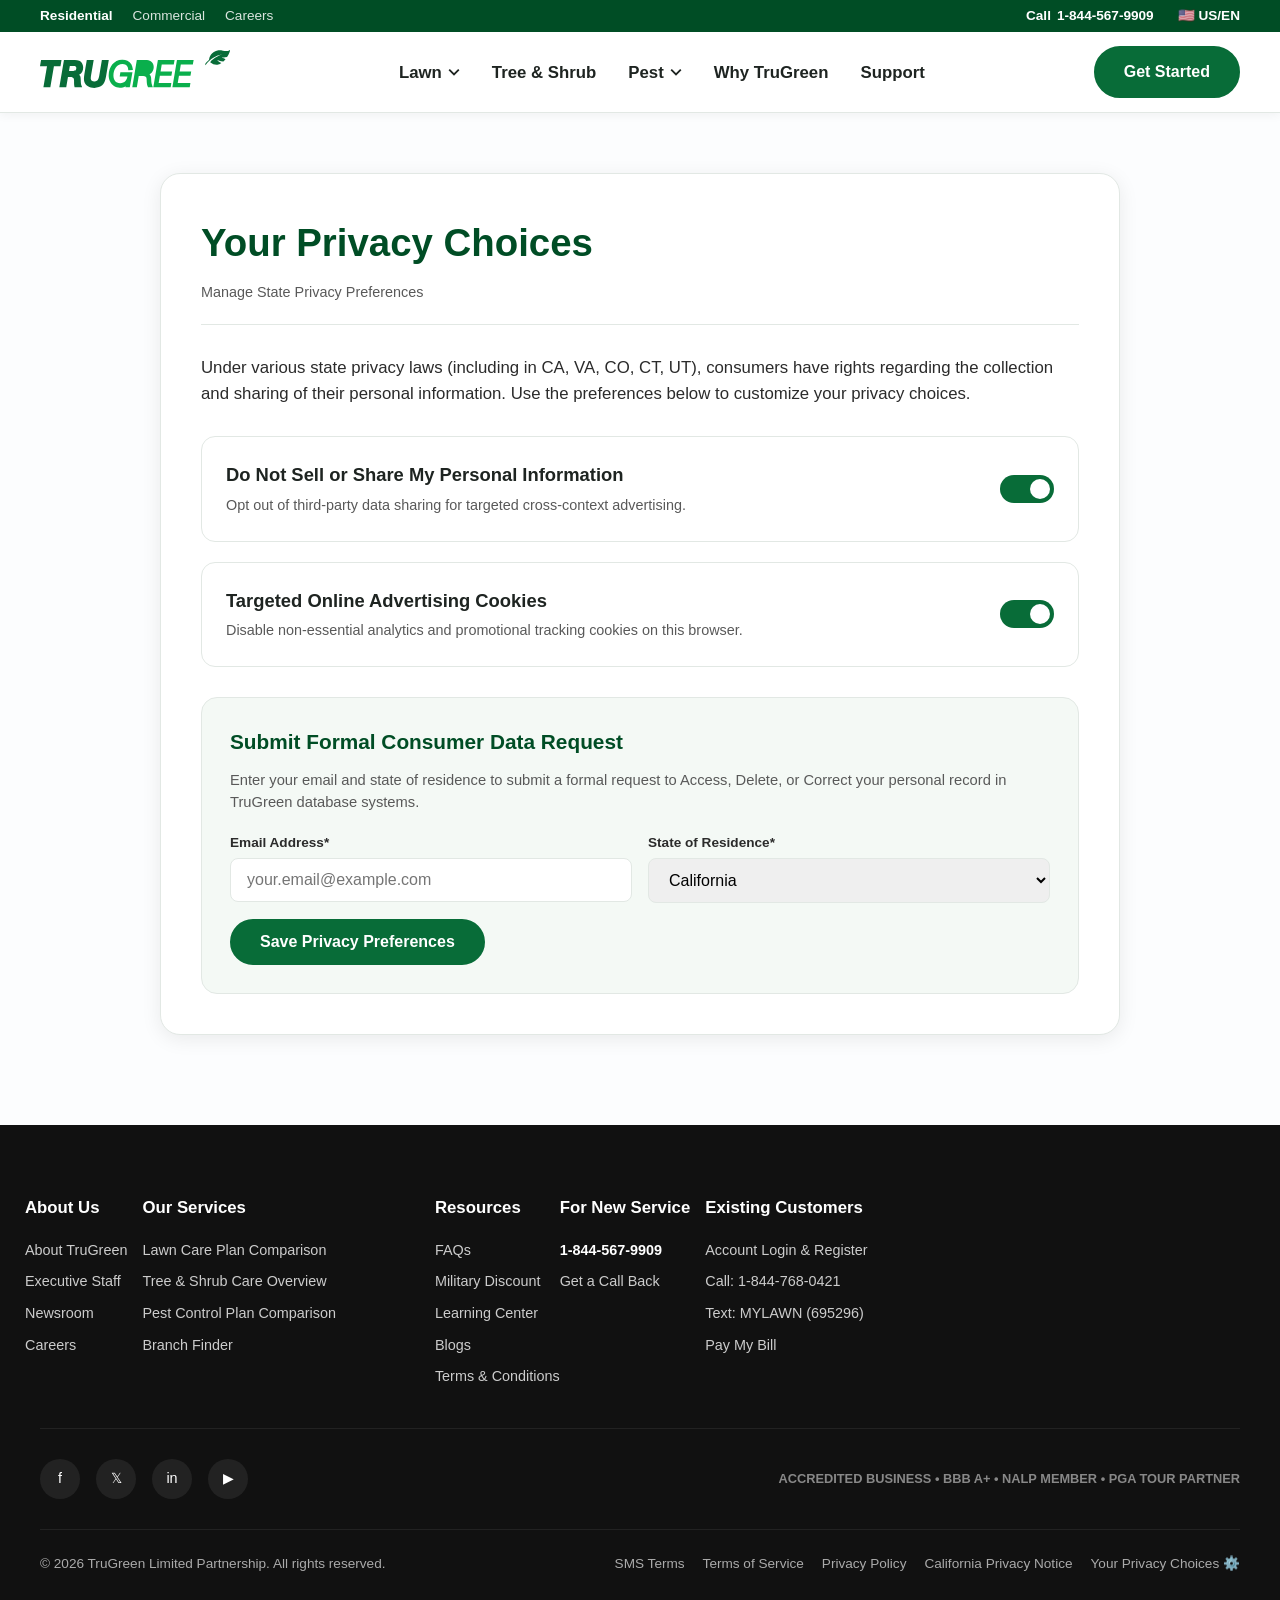
<file: your-privacy-choices.html>
<!DOCTYPE html>
<html lang="en">
  <head>
    <meta charset="UTF-8">
    <meta name="viewport" content="width=device-width, initial-scale=1.0">
    <title>Your Privacy Choices | TruGreen</title>
    <meta name="description"
      content="Manage your privacy preferences, opt out of personal data selling or targeted advertising under US state privacy laws.">
    <link rel="icon" href="https://www.trugreen.com/images/favicon.ico"
      type="image/x-icon">
    <link rel="stylesheet" href="style.css">
    <script src="script.js" defer></script>
  </head>
  <body>

    <!-- Drawer Overlay for Mobile -->
    <div class="drawer-overlay" id="drawerOverlay"></div>

    <!-- Off-Canvas Mobile Drawer -->
    <aside class="mobile-drawer" id="mobileDrawer"
      aria-label="Mobile Navigation">
      <div class="drawer-header">
        <div class="brand-logo">
          <svg width="150" height="30" viewBox="0 0 201 40" fill="none"
            xmlns="http://www.w3.org/2000/svg">
            <path
              d="M21.7535 16.4313L22.756 10.5469H1.10729L0 17.0373H7.40735L3.61145 39.3055H10.9292L14.7252 17.0373H21.6486L21.7535 16.4313Z"
              fill="#FFFFFF" />
            <path
              d="M41.4368 26.1072C44.4446 24.8122 45.6768 21.5126 45.6717 18.5084C45.6717 17.1978 45.4672 16.0531 44.9385 14.8462C44.1753 13.0333 42.9432 11.8937 41.5116 11.2876C40.0799 10.6763 38.4887 10.5467 36.8476 10.5467H25.3499L20.4464 39.3054H27.764L29.5897 28.5934C30.4177 28.583 31.2507 28.5571 32.0489 28.5571C33.0914 28.5571 33.8496 28.6815 34.3833 28.8886C35.1765 29.2098 35.4958 29.6086 35.7451 30.308C35.9846 31.0074 36.0393 32.0328 36.0393 33.2813C36.0393 33.8614 36.0294 34.4935 36.0294 35.1615C36.0294 36.4047 36.1489 37.5288 36.4632 38.7512L36.6028 39.2952H44.5888L44.1548 38.2645C43.1772 35.9438 43.207 34.0843 43.0973 31.3754C43.0326 29.7489 42.9728 28.3657 42.2943 27.2004C42.045 26.7808 41.7206 26.4286 41.3167 26.1386C41.3566 26.1231 41.3916 26.1076 41.4315 26.092L41.4368 26.1072ZM37.2519 21.6785L37.2469 21.6836C36.6932 22.0928 35.2617 22.2016 34.2839 22.1807C33.0867 22.1807 31.8996 22.155 30.6923 22.1445L31.5652 16.9233H35.8102C36.5783 16.9233 37.2815 17.084 37.7205 17.3843C38.1495 17.6952 38.399 18.0679 38.4189 18.8917C38.4189 20.0209 38.0399 21.1553 37.2519 21.6785Z"
              fill="#FFFFFF" />
            <path
              d="M62.9359 25.4546C62.6018 27.4179 62.2875 29.4224 61.5392 30.8314C60.776 32.2247 59.7733 33.0899 57.5635 33.1209C56.4114 33.1209 55.4136 32.862 54.7552 32.3594C54.1066 31.8517 53.7026 31.1422 53.6877 29.8733C53.6877 28.6145 53.9371 27.2627 54.1615 25.9417L56.8053 10.5471H49.4878L47.0385 24.9161C46.7391 26.6669 46.47 28.4901 46.47 30.3396C46.47 32.8466 47.1384 34.9133 48.4254 36.4569C49.7125 38.0058 51.558 38.9949 53.7977 39.5182C54.9849 39.7979 56.227 40 57.489 40C59.0603 40 60.8012 39.7203 62.3126 39.1402C65.096 38.1094 66.8569 36.3534 67.9491 34.2245C69.0515 32.0956 69.5354 29.6247 69.9844 27.0245L72.7718 10.5473H65.4601L62.9359 25.4546Z"
              fill="#FFFFFF" />
            <path
              d="M200.505 0.0938963C197.268 2.2228 192.289 -0.325646 188.713 0.254624C180.892 1.52885 179.19 7.68767 178.836 10.2311C178.662 10.3967 178.492 10.5626 178.333 10.7282C177.889 11.179 177.385 11.6917 176.911 12.1942C174.976 14.2557 174.781 14.7271 174.877 15.183C174.916 15.3592 174.995 15.9652 175.095 16.0946C175.7 15.0897 176.866 13.458 178.882 11.6347C181.6 9.04992 186.115 5.7659 192.19 4.78194C192.19 4.78194 183.047 8.39747 180.013 12.8263C182.842 15.209 185.865 15.8514 188.629 15.2505C188.629 15.2505 188.968 15.1779 189.337 15.0692C189.636 14.9604 189.945 14.8308 190.235 14.6858H190.24C190.24 14.6858 190.255 14.6704 190.255 14.6652C190.498 14.5564 190.734 14.432 190.972 14.3077C191.022 14.2766 191.072 14.2507 191.122 14.2248C191.382 14.0798 191.636 13.9245 191.89 13.7586C191.826 13.7326 188.684 12.5051 187.536 10.5161C187.9 10.7283 190.609 11.8524 193.921 12.1425L193.996 12.0753C194.969 11.1014 195.786 10.2312 196.33 9.49576C196.33 9.49576 193.916 8.9829 192.24 7.61536C192.58 7.70352 195.069 8.06081 197.852 7.42885C198.351 6.66749 198.804 5.906 199.189 5.18086L199.727 4.13452C201.244 1.13006 201.273 -0.408652 200.505 0.0938963Z"
              fill="#72ec9d" />
            <path
              d="M117.676 32.007H117.681C117.646 31.2405 117.661 30.2148 117.527 29.153C117.387 28.0963 117.113 26.9465 116.31 25.9932C116.16 25.8224 116.005 25.672 115.851 25.5322C116.754 25.0245 117.577 24.4081 118.275 23.6363C119.552 22.2376 120.32 20.3003 120.305 17.9383C120.33 15.3226 119.173 13.2817 117.487 12.1318C115.806 10.9663 113.721 10.5572 111.645 10.552H102.417L97.6237 39.3521H102.447L104.457 27.5318H107.58C108.603 27.5318 109.78 27.5576 110.708 27.8012C111.655 28.0548 112.219 28.433 112.498 29.0545C112.573 29.1995 112.693 29.7591 112.748 30.3392C112.808 30.9245 112.838 31.5512 112.853 32.0122C112.962 34.1515 112.982 36.3582 113.96 38.627L114.279 39.3522H119.382L118.744 37.6584C118.01 35.7056 117.786 34.1878 117.676 32.007Z"
              fill="#72ec9d" />
          </svg>
        </div>
        <button id="closeDrawer"
          style="color:#fff; font-size:1.5rem;">✕</button>
      </div>
      <div class="drawer-body">
        <a href="#lawn" class="mobile-nav-link">Lawn Care <span>›</span></a>
        <a href="#shrub" class="mobile-nav-link">Tree & Shrub <span>›</span></a>
        <a href="#pest" class="mobile-nav-link">Pest Control <span>›</span></a>
        <a href="#why" class="mobile-nav-link">Why TruGreen <span>›</span></a>
        <a href="#contact" class="mobile-nav-link">Customer Support
          <span>›</span></a>
        <div style="margin-top: 30px;">
          <a href="buy-online.html" class="btn btn-primary"
            style="width:100%;">Get Started</a>
        </div>
      </div>
    </aside>

    <!-- Top Announcement & Header -->
    <header class="top-header">
      <div class="top-strip">
        <div class="container">
          <div class="top-nav-links">
            <a href="#" class="active">Residential</a>
            <a href="#">Commercial</a>
            <a href="#">Careers</a>
          </div>
          <div class="top-right-links">
            <div class="top-call">
              <span>Call</span>
              <a href="tel:18445679909"
                style="color:#fff; font-weight:800;">1-844-567-9909</a>
            </div>
            <div class="country-selector">
              <span>🇺🇸 US/EN</span>
            </div>
          </div>
        </div>
      </div>

      <!-- Main Navigation Bar -->
      <nav class="main-nav">
        <div class="container">
          <a href="index.html" class="brand-logo" aria-label="TruGreen Home">
            <svg width="180" height="36" viewBox="0 0 201 40" fill="none"
              xmlns="http://www.w3.org/2000/svg">
              <path
                d="M21.7535 16.4313L22.756 10.5469H1.10729L0 17.0373H7.40735L3.61145 39.3055H10.9292L14.7252 17.0373H21.6486L21.7535 16.4313Z"
                fill="#086C38" />
              <path
                d="M41.4368 26.1072C44.4446 24.8122 45.6768 21.5126 45.6717 18.5084C45.6717 17.1978 45.4672 16.0531 44.9385 14.8462C44.1753 13.0333 42.9432 11.8937 41.5116 11.2876C40.0799 10.6763 38.4887 10.5467 36.8476 10.5467H25.3499L20.4464 39.3054H27.764L29.5897 28.5934C30.4177 28.583 31.2507 28.5571 32.0489 28.5571C33.0914 28.5571 33.8496 28.6815 34.3833 28.8886C35.1765 29.2098 35.4958 29.6086 35.7451 30.308C35.9846 31.0074 36.0393 32.0328 36.0393 33.2813C36.0393 33.8614 36.0294 34.4935 36.0294 35.1615C36.0294 36.4047 36.1489 37.5288 36.4632 38.7512L36.6028 39.2952H44.5888L44.1548 38.2645C43.1772 35.9438 43.207 34.0843 43.0973 31.3754C43.0326 29.7489 42.9728 28.3657 42.2943 27.2004C42.045 26.7808 41.7206 26.4286 41.3167 26.1386C41.3566 26.1231 41.3916 26.1076 41.4315 26.092L41.4368 26.1072ZM37.2519 21.6785L37.2469 21.6836C36.6932 22.0928 35.2617 22.2016 34.2839 22.1807C33.0867 22.1807 31.8996 22.155 30.6923 22.1445L31.5652 16.9233H35.8102C36.5783 16.9233 37.2815 17.084 37.7205 17.3843C38.1495 17.6952 38.399 18.0679 38.4189 18.8917C38.4189 20.0209 38.0399 21.1553 37.2519 21.6785Z"
                fill="#086C38" />
              <path
                d="M62.9359 25.4546C62.6018 27.4179 62.2875 29.4224 61.5392 30.8314C60.776 32.2247 59.7733 33.0899 57.5635 33.1209C56.4114 33.1209 55.4136 32.862 54.7552 32.3594C54.1066 31.8517 53.7026 31.1422 53.6877 29.8733C53.6877 28.6145 53.9371 27.2627 54.1615 25.9417L56.8053 10.5471H49.4878L47.0385 24.9161C46.7391 26.6669 46.47 28.4901 46.47 30.3396C46.47 32.8466 47.1384 34.9133 48.4254 36.4569C49.7125 38.0058 51.558 38.9949 53.7977 39.5182C54.9849 39.7979 56.227 40 57.489 40C59.0603 40 60.8012 39.7203 62.3126 39.1402C65.096 38.1094 66.8569 36.3534 67.9491 34.2245C69.0515 32.0956 69.5354 29.6247 69.9844 27.0245L72.7718 10.5473H65.4601L62.9359 25.4546Z"
                fill="#086C38" />
              <path
                d="M200.505 0.0938963C197.268 2.2228 192.289 -0.325646 188.713 0.254624C180.892 1.52885 179.19 7.68767 178.836 10.2311C178.662 10.3967 178.492 10.5626 178.333 10.7282C177.889 11.179 177.385 11.6917 176.911 12.1942C174.976 14.2557 174.781 14.7271 174.877 15.183C174.916 15.3592 174.995 15.9652 175.095 16.0946C175.7 15.0897 176.866 13.458 178.882 11.6347C181.6 9.04992 186.115 5.7659 192.19 4.78194C192.19 4.78194 183.047 8.39747 180.013 12.8263C182.842 15.209 185.865 15.8514 188.629 15.2505C188.629 15.2505 188.968 15.1779 189.337 15.0692C189.636 14.9604 189.945 14.8308 190.235 14.6858H190.24C190.24 14.6858 190.255 14.6704 190.255 14.6652C190.498 14.5564 190.734 14.432 190.972 14.3077C191.022 14.2766 191.072 14.2507 191.122 14.2248C191.382 14.0798 191.636 13.9245 191.89 13.7586C191.826 13.7326 188.684 12.5051 187.536 10.5161C187.9 10.7283 190.609 11.8524 193.921 12.1425L193.996 12.0753C194.969 11.1014 195.786 10.2312 196.33 9.49576C196.33 9.49576 193.916 8.9829 192.24 7.61536C192.58 7.70352 195.069 8.06081 197.852 7.42885C198.351 6.66749 198.804 5.906 199.189 5.18086L199.727 4.13452C201.244 1.13006 201.273 -0.408652 200.505 0.0938963Z"
                fill="#086C38" />
              <path
                d="M117.676 32.007H117.681C117.646 31.2405 117.661 30.2148 117.527 29.153C117.387 28.0963 117.113 26.9465 116.31 25.9932C116.16 25.8224 116.005 25.672 115.851 25.5322C116.754 25.0245 117.577 24.4081 118.275 23.6363C119.552 22.2376 120.32 20.3003 120.305 17.9383C120.33 15.3226 119.173 13.2817 117.487 12.1318C115.806 10.9663 113.721 10.5572 111.645 10.552H102.417L97.6237 39.3521H102.447L104.457 27.5318H107.58C108.603 27.5318 109.78 27.5576 110.708 27.8012C111.655 28.0548 112.219 28.433 112.498 29.0545C112.573 29.1995 112.693 29.7591 112.748 30.3392C112.808 30.9245 112.838 31.5512 112.853 32.0122C112.962 34.1515 112.982 36.3582 113.96 38.627L114.279 39.3522H119.382L118.744 37.6584C118.01 35.7056 117.786 34.1878 117.676 32.007Z"
                fill="#0AAF4C" />
              <path
                d="M85.0228 23.5277L84.3102 28.0498H92.5056C92.1616 29.961 91.4281 31.5566 90.3656 32.7167C89.0586 34.1361 87.2681 34.9959 84.7788 35.0062C82.2148 34.9908 80.5639 34.1205 79.4265 32.701C78.2943 31.2766 77.6758 29.1685 77.6807 26.6252C77.6807 23.6519 78.5786 20.6114 80.2096 18.3943C81.8557 16.1722 84.1304 14.7477 87.1531 14.7425C88.4849 14.7425 89.6922 15.0222 90.6449 15.5818C91.6026 16.1463 92.3408 16.9648 92.8247 18.2441C93.0292 18.8191 93.1589 19.4355 93.2588 20.14L93.4183 21.2587L98.282 20.9583L98.0525 19.5909C97.7981 18.0679 97.4739 16.6022 96.6158 15.0792C94.5756 11.5414 90.8744 10.0911 87.288 10.1014H86.9288C82.4445 10.0911 78.7931 12.1629 76.3689 15.2863C73.9397 18.4046 72.6677 22.533 72.6627 26.7753C72.6627 28.9561 73.1715 31.1316 74.0296 33.0429C76.0049 37.4614 79.9306 39.7975 84.45 39.7975H84.5546C86.5846 39.7872 88.7596 39.2483 90.6252 38.1401L90.4008 39.3521H94.9899L97.7983 23.5277H85.0228Z"
                fill="#0AAF4C" />
              <path
                d="M128.774 15.1466H141.505L141.689 14.1418L142.358 10.5417H124.719L119.886 39.3418H138.232L138.93 34.737H125.527L126.83 27.1121H139.001L139.784 22.5486H127.563L128.774 15.1466Z"
                fill="#0AAF4C" />
              <path
                d="M159.178 27.1174L159.966 22.5538H147.746L148.957 15.1518H161.682L161.866 14.1469L162.535 10.5469H144.896L140.064 39.3469H158.41L159.108 34.7421H145.705L147.007 27.1174H159.178Z"
                fill="#0AAF4C" />
            </svg>
          </a>

          <!-- Desktop Links & Mega Menu -->
          <ul class="desktop-menu">
            <li class="nav-item">
              <a href="#lawn" class="nav-link">
                Lawn
                <svg class="chevron" viewBox="0 0 10 6" fill="none"><path
                    d="M1 1L5 5L9 1" stroke="currentColor"
                    stroke-width="1.5" /></svg>
              </a>
              <div class="mega-dropdown">
                <div class="mega-grid">
                  <div class="mega-column">
                    <h3>Lawn Care Plans</h3>
                    <a href="products-and-services.html" class="mega-link-item">
                      <div class="mega-link-title">Plan Comparison</div>
                      <div class="mega-link-desc">Find the plan that best suits
                        your lawn’s unique needs.</div>
                    </a>
                    <a href="trupro.html" class="mega-link-item">
                      <div class="mega-link-title">TruPro℠ <span
                          class="badge-top-pick">Top pick</span></div>
                      <div class="mega-link-desc">A comprehensive plan for a
                        golf course quality lawn.</div>
                    </a>
                    <a href="trucore.html" class="mega-link-item">
                      <div class="mega-link-title">TruCore℠</div>
                      <div class="mega-link-desc">Advanced, custom care for a
                        lawn you’ll love.</div>
                    </a>
                    <a href="natural-lawn-care.html" class="mega-link-item">
                      <div class="mega-link-title">TruNatural®</div>
                      <div class="mega-link-desc">Revitalize your lawn with
                        all-natural, organic treatments.</div>
                    </a>
                  </div>
                  <div class="mega-column">
                    <h3>Lawn Care Services</h3>
                    <a href="#" class="mega-link-item">
                      <div class="mega-link-title">Lawn Fertilization</div>
                    </a>
                    <a href="#" class="mega-link-item">
                      <div class="mega-link-title">Weed Control</div>
                    </a>
                    <a href="#" class="mega-link-item">
                      <div class="mega-link-title">Aeration & Overseeding</div>
                    </a>
                    <a href="#" class="mega-link-item">
                      <div class="mega-link-title">Soil Enhancer Treatment</div>
                    </a>
                  </div>
                </div>
              </div>
            </li>
            <li class="nav-item">
              <a href="#shrub" class="nav-link">Tree & Shrub</a>
            </li>
            <li class="nav-item">
              <a href="#pest" class="nav-link">
                Pest
                <svg class="chevron" viewBox="0 0 10 6" fill="none"><path
                    d="M1 1L5 5L9 1" stroke="currentColor"
                    stroke-width="1.5" /></svg>
              </a>
              <div class="mega-dropdown">
                <div class="mega-grid">
                  <div class="mega-column">
                    <h3>Pest Control Plans</h3>
                    <a href="#" class="mega-link-item">
                      <div class="mega-link-title">TruDefense℠ Mosquito
                        Control</div>
                      <div class="mega-link-desc">Results in just 24 hours
                        against mosquitoes.</div>
                    </a>
                    <a href="#" class="mega-link-item">
                      <div class="mega-link-title">TruBarrier℠ Perimeter
                        Pest</div>
                      <div class="mega-link-desc">Protective barrier around your
                        home against outdoor pests.</div>
                    </a>
                  </div>
                  <div class="mega-column">
                    <h3>Pest Services</h3>
                    <a href="#" class="mega-link-item">
                      <div class="mega-link-title">Flea & Tick Control</div>
                    </a>
                    <a href="#" class="mega-link-item">
                      <div class="mega-link-title">Fire Ant Control</div>
                    </a>
                  </div>
                </div>
              </div>
            </li>
            <li class="nav-item"><a href="#why" class="nav-link">Why
                TruGreen</a></li>
            <li class="nav-item"><a href="#support"
                class="nav-link">Support</a></li>
          </ul>

          <div class="nav-actions">
            <a href="buy-online.html" class="btn btn-primary">Get Started</a>
            <button class="mobile-hamburger" id="mobileToggle"
              aria-label="Open mobile menu">☰</button>
          </div>
        </div>
      </nav>
    </header>

    <!-- Legal Container -->
    <main class="legal-container">
      <div class="container">
        <div class="legal-layout">

          <!-- Main Privacy Choices Portal -->
          <div class="legal-content">
            <h1 class="legal-title">Your Privacy Choices</h1>
            <div class="legal-updated">Manage State Privacy Preferences</div>

            <p style="font-size:1.05rem; line-height:1.6; margin-bottom:28px;">
              Under various state privacy laws (including in CA, VA, CO, CT,
              UT), consumers have rights regarding the collection and sharing of
              their personal information. Use the preferences below to customize
              your privacy choices.
            </p>

            <!-- Choice 1: Do Not Sell/Share -->
            <div class="privacy-toggle-card">
              <div class="privacy-toggle-info">
                <h4>Do Not Sell or Share My Personal Information</h4>
                <p>Opt out of third-party data sharing for targeted
                  cross-context advertising.</p>
              </div>
              <label class="switch">
                <input type="checkbox" checked id="toggleSale">
                <span class="slider"></span>
              </label>
            </div>

            <!-- Choice 2: Targeted Advertising -->
            <div class="privacy-toggle-card">
              <div class="privacy-toggle-info">
                <h4>Targeted Online Advertising Cookies</h4>
                <p>Disable non-essential analytics and promotional tracking
                  cookies on this browser.</p>
              </div>
              <label class="switch">
                <input type="checkbox" checked id="toggleTargeting">
                <span class="slider"></span>
              </label>
            </div>

            <!-- Submittal Form -->
            <div
              style="background:var(--tg-light-dew); border:1px solid var(--tg-border); padding:28px; border-radius:16px; margin-top:30px;">
              <h3
                style="font-size:1.3rem; font-weight:800; color:var(--tg-dark-green); margin-bottom:12px;">Submit
                Formal Consumer Data Request</h3>
              <p
                style="font-size:0.92rem; color:var(--tg-text-muted); margin-bottom:20px;">
                Enter your email and state of residence to submit a formal
                request to Access, Delete, or Correct your personal record in
                TruGreen database systems.
              </p>

              <form class="zip-form-submit">
                <div
                  style="display:grid; grid-template-columns:1fr 1fr; gap:16px; margin-bottom:16px;">
                  <div>
                    <label
                      style="font-size:0.85rem; font-weight:700; display:block; margin-bottom:4px;">Email
                      Address*</label>
                    <input type="email" class="form-control"
                      placeholder="your.email@example.com" required>
                  </div>
                  <div>
                    <label
                      style="font-size:0.85rem; font-weight:700; display:block; margin-bottom:4px;">State
                      of Residence*</label>
                    <select class="form-control" required>
                      <option value="CA">California</option>
                      <option value="VA">Virginia</option>
                      <option value="CO">Colorado</option>
                      <option value="CT">Connecticut</option>
                      <option value="UT">Utah</option>
                      <option value="OTHER">Other State</option>
                    </select>
                  </div>
                </div>
                <button type="submit" class="btn btn-primary"
                  style="padding:12px 28px;">Save Privacy Preferences</button>
              </form>
            </div>

          </div>

        </div>
      </div>
    </main>

    <!-- Footer Section -->
    <footer class="footer-panel">
      <div class="container">
        <div class="row">
          <div class="col-md-2">
            <h5>About Us</h5>
            <ul>
              <li><a href="#">About TruGreen</a></li>
              <li><a href="#">Executive Staff</a></li>
              <li><a href="#">Newsroom</a></li>
              <li><a href="#">Careers</a></li>
            </ul>
          </div>
          <div class="col-md-3">
            <h5>Our Services</h5>
            <ul>
              <li><a href="#">Lawn Care Plan Comparison</a></li>
              <li><a href="#">Tree & Shrub Care Overview</a></li>
              <li><a href="#">Pest Control Plan Comparison</a></li>
              <li><a href="#">Branch Finder</a></li>
            </ul>
          </div>
          <div class="col-md-2">
            <h5>Resources</h5>
            <ul>
              <li><a href="#">FAQs</a></li>
              <li><a href="#">Military Discount</a></li>
              <li><a href="#">Learning Center</a></li>
              <li><a href="#">Blogs</a></li>
              <li><a href="#">Terms & Conditions</a></li>
            </ul>
          </div>
          <div class="col-md-2">
            <h5>For New Service</h5>
            <ul>
              <li><a href="tel:18445679909"
                  style="font-weight:700; color:#fff;">1-844-567-9909</a></li>
              <li><a href="buy-online.html">Get a Call Back</a></li>
            </ul>
          </div>
          <div class="col-md-3">
            <h5>Existing Customers</h5>
            <ul>
              <li><a href="#">Account Login & Register</a></li>
              <li><a href="tel:18447680421">Call: 1-844-768-0421</a></li>
              <li><a href="sms:18887813135">Text: MYLAWN (695296)</a></li>
              <li><a href="#">Pay My Bill</a></li>
            </ul>
          </div>
        </div>

        <!-- Social & Trust Badges -->
        <div class="footer-social-row">
          <div class="social-icons">
            <a href="#" class="social-icon-btn" aria-label="Facebook">f</a>
            <a href="#" class="social-icon-btn" aria-label="X">𝕏</a>
            <a href="#" class="social-icon-btn" aria-label="Instagram">in</a>
            <a href="#" class="social-icon-btn" aria-label="YouTube">▶</a>
          </div>
          <div class="brand-badges">
            <span
              style="color:#888; font-size:0.8rem; font-weight:700;">ACCREDITED
              BUSINESS • BBB A+ • NALP MEMBER • PGA TOUR PARTNER</span>
          </div>
        </div>

        <!-- Copyright & Bottom Links -->
        <div class="footer-bottom">
          <div>© 2026 TruGreen Limited Partnership. All rights reserved.</div>
          <div class="footer-bottom-links">
            <a href="sms-terms.html">SMS Terms</a>
            <a href="terms.html">Terms of Service</a>
            <a href="privacy-policy.html">Privacy Policy</a>
            <a href="california-privacy-policy.html">California Privacy
              Notice</a>
            <a href="your-privacy-choices.html">Your Privacy Choices ⚙️</a>
          </div>
        </div>
      </div>
    </footer>
  </body>
</html>
</file>
<file: style.css>
/* ==========================================
   TruGreen Official Theme Stylesheet
   Root Location: style.css
   ========================================== */

:root {
  --tg-green: #086C38;
  --tg-leaf-green: #0AAF4C;
  --tg-dark-green: #004d25;
  --tg-hover-green: #06542b;
  --tg-light-dew: #f4f9f5;
  --tg-dew-card: #eaf4ed;
  --tg-dark-charcoal: #1e2421;
  --tg-card-dark: #123d24;
  --tg-black: #111111;
  --tg-white: #ffffff;
  --tg-text-main: #2b2b2b;
  --tg-text-muted: #595959;
  --tg-border: #e2e8e4;
  --tg-gold: #ffb800;
  --tg-font-family: 'DM Sans', 'Inter', -apple-system, BlinkMacSystemFont, "Segoe UI", Roboto, sans-serif;
  --tg-shadow: 0 4px 20px rgba(0, 0, 0, 0.08);
  --tg-shadow-lg: 0 10px 30px rgba(0, 0, 0, 0.15);
  --tg-transition: all 0.25s cubic-bezier(0.4, 0, 0.2, 1);
}

/* Reset & Base */
* {
  margin: 0;
  padding: 0;
  box-sizing: border-box;
}

html {
  scroll-behavior: smooth;
  font-size: 16px;
}

body {
  font-family: var(--tg-font-family);
  color: var(--tg-text-main);
  background-color: var(--tg-white);
  line-height: 1.5;
  -webkit-font-smoothing: antialiased;
}

a {
  color: inherit;
  text-decoration: none;
}

ul {
  list-style: none;
}

img {
  max-width: 100%;
  height: auto;
  display: block;
}

button {
  font-family: inherit;
  cursor: pointer;
  border: none;
  background: none;
}

.container {
  width: 100%;
  max-width: 1240px;
  margin: 0 auto;
  padding: 0 20px;
}

.row {
  display: flex;
  flex-wrap: wrap;
  margin: 0 -15px;
}

.col-12 {
  width: 100%;
  padding: 0 15px;
}

.col-md-3 {
  width: 25%;
  padding: 0 15px;
}

.col-md-4 {
  width: 33.333%;
  padding: 0 15px;
}

.col-md-5 {
  width: 41.666%;
  padding: 0 15px;
}

.col-md-6 {
  width: 50%;
  padding: 0 15px;
}

.col-md-7 {
  width: 58.333%;
  padding: 0 15px;
}

.col-md-8 {
  width: 66.666%;
  padding: 0 15px;
}

/* Buttons */
.btn {
  display: inline-flex;
  align-items: center;
  justify-content: center;
  padding: 12px 28px;
  font-size: 1rem;
  font-weight: 700;
  border-radius: 30px;
  transition: var(--tg-transition);
  text-align: center;
}

.btn-primary {
  background-color: var(--tg-green);
  color: var(--tg-white);
  border: 2px solid var(--tg-green);
}

.btn-primary:hover {
  background-color: var(--tg-hover-green);
  border-color: var(--tg-hover-green);
  transform: translateY(-2px);
  box-shadow: 0 4px 12px rgba(8, 108, 56, 0.3);
}

.btn-secondary {
  background-color: var(--tg-leaf-green);
  color: var(--tg-white);
  border: 2px solid var(--tg-leaf-green);
}

.btn-secondary:hover {
  background-color: #08943f;
  border-color: #08943f;
}

.btn-outline {
  background-color: transparent;
  color: var(--tg-green);
  border: 2px solid var(--tg-green);
}

.btn-outline:hover {
  background-color: var(--tg-green);
  color: var(--tg-white);
}

.btn-outline-white {
  background-color: transparent;
  color: var(--tg-white);
  border: 2px solid var(--tg-white);
}

.btn-outline-white:hover {
  background-color: var(--tg-white);
  color: var(--tg-green);
}

/* ==========================================
   Header & Top Utility Nav
   ========================================== */
.top-header {
  width: 100%;
  position: sticky;
  top: 0;
  z-index: 1000;
  background-color: var(--tg-white);
  box-shadow: 0 2px 10px rgba(0, 0, 0, 0.05);
}

.top-strip {
  background-color: var(--tg-dark-green);
  color: var(--tg-white);
  font-size: 0.85rem;
  padding: 6px 0;
}

.top-strip .container {
  display: flex;
  justify-content: space-between;
  align-items: center;
}

.top-nav-links {
  display: flex;
  gap: 20px;
}

.top-nav-links a {
  color: rgba(255, 255, 255, 0.85);
  font-weight: 500;
  display: flex;
  align-items: center;
  gap: 4px;
  transition: var(--tg-transition);
}

.top-nav-links a.active,
.top-nav-links a:hover {
  color: var(--tg-white);
  font-weight: 700;
}

.top-right-links {
  display: flex;
  align-items: center;
  gap: 24px;
}

.top-call {
  display: flex;
  align-items: center;
  gap: 6px;
  font-weight: 700;
  color: var(--tg-white);
}

.country-selector {
  display: flex;
  align-items: center;
  gap: 6px;
  cursor: pointer;
  position: relative;
  font-weight: 600;
}

/* Main Nav Header */
.main-nav {
  padding: 14px 0;
  border-bottom: 1px solid var(--tg-border);
}

.main-nav .container {
  display: flex;
  align-items: center;
  justify-content: space-between;
}

.brand-logo svg {
  height: 38px;
  width: auto;
}

.desktop-menu {
  display: flex;
  align-items: center;
  gap: 32px;
}

.nav-item {
  position: relative;
}

.nav-link {
  font-size: 1.05rem;
  font-weight: 600;
  color: var(--tg-dark-charcoal);
  padding: 10px 0;
  display: flex;
  align-items: center;
  gap: 6px;
  transition: var(--tg-transition);
}

.nav-link:hover {
  color: var(--tg-green);
}

.nav-link svg.chevron {
  width: 12px;
  height: 12px;
  transition: transform 0.2s ease;
}

.nav-item:hover .nav-link svg.chevron {
  transform: rotate(180deg);
}

/* Mega Menu */
.mega-dropdown {
  position: absolute;
  top: 100%;
  left: 50%;
  transform: translateX(-50%) translateY(10px);
  width: 680px;
  background: var(--tg-white);
  border-radius: 12px;
  box-shadow: var(--tg-shadow-lg);
  padding: 24px;
  opacity: 0;
  visibility: hidden;
  transition: all 0.25s ease;
  z-index: 999;
  border: 1px solid var(--tg-border);
}

.nav-item:hover .mega-dropdown {
  opacity: 1;
  visibility: visible;
  transform: translateX(-50%) translateY(0);
}

.mega-grid {
  display: grid;
  grid-template-columns: 1fr 1fr;
  gap: 30px;
}

.mega-column h3 {
  font-size: 0.85rem;
  text-transform: uppercase;
  letter-spacing: 1px;
  color: var(--tg-text-muted);
  margin-bottom: 16px;
  font-weight: 700;
}

.mega-link-item {
  margin-bottom: 14px;
  display: block;
}

.mega-link-title {
  font-weight: 700;
  color: var(--tg-green);
  font-size: 0.98rem;
  display: flex;
  align-items: center;
  gap: 8px;
}

.mega-link-title:hover {
  text-decoration: underline;
}

.badge-top-pick {
  background: #d4edda;
  color: #155724;
  font-size: 0.72rem;
  padding: 2px 8px;
  border-radius: 10px;
  font-weight: 700;
}

.mega-link-desc {
  font-size: 0.85rem;
  color: var(--tg-text-muted);
  margin-top: 2px;
}

.nav-actions {
  display: flex;
  align-items: center;
  gap: 16px;
}

/* Mobile Menu Toggle */
.mobile-hamburger {
  display: none;
  font-size: 1.5rem;
  color: var(--tg-green);
  padding: 6px;
}

/* Off-canvas Mobile Drawer */
.mobile-drawer {
  position: fixed;
  top: 0;
  right: -100%;
  width: 85%;
  max-width: 380px;
  height: 100%;
  background: var(--tg-white);
  z-index: 2000;
  transition: right 0.3s ease;
  box-shadow: -5px 0 25px rgba(0, 0, 0, 0.2);
  display: flex;
  flex-direction: column;
}

.mobile-drawer.open {
  right: 0;
}

.drawer-header {
  background: var(--tg-dark-green);
  color: var(--tg-white);
  padding: 16px 20px;
  display: flex;
  justify-content: space-between;
  align-items: center;
}

.drawer-body {
  padding: 20px;
  overflow-y: auto;
  flex: 1;
}

.mobile-nav-link {
  display: flex;
  justify-content: space-between;
  align-items: center;
  padding: 14px 0;
  font-size: 1.1rem;
  font-weight: 700;
  color: var(--tg-dark-charcoal);
  border-bottom: 1px solid var(--tg-border);
}

.drawer-overlay {
  position: fixed;
  top: 0;
  left: 0;
  width: 100%;
  height: 100%;
  background: rgba(0, 0, 0, 0.5);
  z-index: 1999;
  opacity: 0;
  visibility: hidden;
  transition: all 0.3s ease;
}

.drawer-overlay.open {
  opacity: 1;
  visibility: visible;
}

/* ==========================================
   Hero Banner Section
   ========================================== */
.hero-section {
  position: relative;
  background: linear-gradient(135deg, #0d381e 0%, #086C38 50%, #157946 100%);
  color: var(--tg-white);
  padding: 70px 0 90px;
  overflow: hidden;
}

.hero-bg-overlay {
  position: absolute;
  top: 0;
  right: 0;
  width: 100%;
  height: 100%;
  background-image: url('hero-desktop-c.webp');
  background-size: cover;
  background-position: center;
  /* clip-path: polygon(15% 0, 100% 0, 100% 100%, 0% 100%); */
  opacity: 0.85;
}

.hero-content {
  position: relative;
  z-index: 2;
  max-width: 580px;
}

.hero-badge {
  display: inline-flex;
  align-items: center;
  gap: 8px;
  background: rgba(255, 255, 255, 0.18);
  backdrop-filter: blur(4px);
  padding: 6px 14px;
  border-radius: 20px;
  font-size: 0.88rem;
  font-weight: 700;
  margin-bottom: 20px;
  text-transform: uppercase;
  letter-spacing: 0.5px;
}

.hero-title {
  font-size: 3.2rem;
  font-weight: 800;
  line-height: 1.15;
  margin-bottom: 20px;
  letter-spacing: -0.5px;
}

.hero-description {
  font-size: 1.18rem;
  line-height: 1.6;
  opacity: 0.95;
  margin-bottom: 32px;
  font-weight: 400;
}

.hero-cta-box {
  display: flex;
  gap: 16px;
  align-items: center;
  flex-wrap: wrap;
}

.hero-cta-btn {
  padding: 16px 36px;
  font-size: 1.1rem;
  background: var(--tg-white);
  color: var(--tg-green);
  border-radius: 30px;
  font-weight: 800;
  box-shadow: 0 6px 20px rgba(0, 0, 0, 0.15);
  transition: var(--tg-transition);
}

.hero-cta-btn:hover {
  background: var(--tg-light-dew);
  transform: translateY(-3px);
  box-shadow: 0 10px 25px rgba(0, 0, 0, 0.25);
}

/* ==========================================
   Ribbon Banners
   ========================================== */
.ribbon-banner {
  padding: 20px 0;
  text-align: center;
}

.ribbon-primary {
  background-color: var(--tg-green);
  color: var(--tg-white);
}

.ribbon-primary h2 {
  font-size: 1.4rem;
  font-weight: 700;
}

.ribbon-primary a {
  text-decoration: underline;
  color: var(--tg-white);
}

.ribbon-secondary {
  background-color: var(--tg-light-dew);
  border-top: 1px solid var(--tg-border);
  border-bottom: 1px solid var(--tg-border);
  padding: 30px 0;
}

.ribbon-secondary .container {
  display: flex;
  align-items: center;
  justify-content: space-between;
  flex-wrap: wrap;
  gap: 20px;
}

.ribbon-secondary h2 {
  font-size: 1.6rem;
  color: var(--tg-dark-green);
  font-weight: 800;
}

.ribbon-buttons {
  display: flex;
  gap: 14px;
}

/* ==========================================
   Comparison Grid Section
   ========================================== */
.section-padding {
  padding: 80px 0;
}

.bg-primary-light {
  background-color: var(--tg-light-dew);
}

.section-header {
  margin-bottom: 50px;
}

.section-title {
  font-size: 2.5rem;
  font-weight: 800;
  color: var(--tg-dark-charcoal);
  margin-bottom: 12px;
}

.section-desc {
  font-size: 1.15rem;
  color: var(--tg-text-muted);
  max-width: 700px;
}

.comparison-grid {
  display: grid;
  grid-template-columns: repeat(3, 1fr);
  gap: 24px;
}

.comparison-card {
  border-radius: 16px;
  overflow: hidden;
  box-shadow: var(--tg-shadow);
  display: flex;
  flex-direction: column;
  transition: var(--tg-transition);
  background: var(--tg-white);
}

.comparison-card:hover {
  transform: translateY(-5px);
  box-shadow: var(--tg-shadow-lg);
}

.card-header {
  padding: 24px 28px 18px;
  min-height: 80px;
  display: flex;
  align-items: center;
}

.card-header h3 {
  font-size: 1.6rem;
  font-weight: 800;
}

.comparison-card.tg-featured {
  background: var(--tg-card-dark);
  color: var(--tg-white);
  border: 2px solid var(--tg-leaf-green);
  position: relative;
}

.tg-featured .card-header {
  background: transparent;
}

.card-body-content {
  padding: 28px;
  display: flex;
  flex-direction: column;
  gap: 24px;
  flex: 1;
}

.comparison-card.tg-featured .card-body-content {
  background: var(--tg-card-dark);
}

.comparison-card.dew-bg {
  background: var(--tg-dew-card);
}

.feature-block dt {
  font-size: 1.15rem;
  font-weight: 800;
  margin-bottom: 6px;
}

.feature-block dd {
  font-size: 0.95rem;
  line-height: 1.5;
  opacity: 0.9;
}

.tg-featured dt {
  color: #72ec9d;
  display: flex;
  align-items: center;
  gap: 8px;
}

.tg-featured dt::before {
  content: "✓";
  display: inline-block;
  font-weight: 900;
  color: #72ec9d;
}

.guarantee-note {
  margin-top: 10px;
  font-size: 0.8rem;
  opacity: 0.75;
}

/* ==========================================
   Interactive Services Highlights Section
   ========================================== */
.services-section {
  padding: 70px 0;
  background: var(--tg-white);
}

.trust-cards-grid {
  display: grid;
  grid-template-columns: repeat(3, 1fr);
  gap: 24px;
  margin-bottom: 50px;
}

.trust-card {
  border-radius: 16px;
  overflow: hidden;
  box-shadow: var(--tg-shadow);
  border: 1px solid var(--tg-border);
  transition: var(--tg-transition);
  background: var(--tg-white);
  display: flex;
  flex-direction: column;
}

.trust-card:hover {
  transform: translateY(-5px);
  box-shadow: var(--tg-shadow-lg);
}

.trust-card-img-wrap {
  position: relative;
  height: 200px;
  overflow: hidden;
}

.trust-card-img {
  width: 100%;
  height: 100%;
  object-fit: cover;
  transition: transform 0.4s ease;
}

.trust-card:hover .trust-card-img {
  transform: scale(1.05);
}

.pga-badge {
  position: absolute;
  top: 12px;
  right: 12px;
  background: rgba(8, 108, 56, 0.9);
  color: #fff;
  font-size: 0.75rem;
  font-weight: 800;
  padding: 4px 10px;
  border-radius: 12px;
  text-transform: uppercase;
}

.trust-card-body {
  padding: 24px;
  flex: 1;
  display: flex;
  flex-direction: column;
}

.trust-card-title {
  font-size: 1.35rem;
  font-weight: 800;
  color: var(--tg-dark-charcoal);
  margin-bottom: 8px;
}

.trust-card-desc {
  font-size: 0.95rem;
  color: var(--tg-text-muted);
  line-height: 1.5;
}

.services-tabs-nav {
  display: flex;
  gap: 12px;
  border-bottom: 2px solid var(--tg-border);
  margin-bottom: 40px;
}

.tab-btn {
  padding: 14px 28px;
  font-size: 1.1rem;
  font-weight: 700;
  color: var(--tg-text-muted);
  border-bottom: 4px solid transparent;
  margin-bottom: -2px;
  transition: var(--tg-transition);
}

.tab-btn.active,
.tab-btn:hover {
  color: var(--tg-green);
  border-bottom-color: var(--tg-green);
}

.tab-panel {
  display: none;
  animation: fadeIn 0.4s ease;
}

.tab-panel.active {
  display: block;
}

@keyframes fadeIn {
  from {
    opacity: 0;
    transform: translateY(8px);
  }

  to {
    opacity: 1;
    transform: translateY(0);
  }
}

.service-card-grid {
  display: grid;
  grid-template-columns: repeat(3, 1fr);
  gap: 24px;
}

.service-item-card {
  border: 1px solid var(--tg-border);
  border-radius: 12px;
  padding: 28px;
  background: var(--tg-white);
  transition: var(--tg-transition);
}

.service-item-card:hover {
  border-color: var(--tg-green);
  box-shadow: var(--tg-shadow);
}

.service-icon {
  width: 48px;
  height: 48px;
  background: var(--tg-light-dew);
  border-radius: 50%;
  display: flex;
  align-items: center;
  justify-content: center;
  margin-bottom: 16px;
  color: var(--tg-green);
}

.service-title {
  font-size: 1.25rem;
  font-weight: 800;
  color: var(--tg-dark-charcoal);
  margin-bottom: 8px;
}

.service-desc {
  font-size: 0.95rem;
  color: var(--tg-text-muted);
  margin-bottom: 16px;
}

/* ==========================================
   ZIP Code Lookup Section
   ========================================== */
.zip-lookup-section {
  background: linear-gradient(180deg, var(--tg-light-dew) 0%, var(--tg-white) 100%);
  padding: 60px 0;
  text-align: center;
}

.zip-card {
  max-width: 650px;
  margin: 0 auto;
  background: var(--tg-white);
  padding: 40px;
  border-radius: 20px;
  box-shadow: var(--tg-shadow-lg);
  border: 1px solid var(--tg-border);
}

.zip-card h3 {
  font-size: 1.8rem;
  font-weight: 800;
  color: var(--tg-dark-green);
  margin-bottom: 8px;
}

.zip-card p {
  color: var(--tg-text-muted);
  margin-bottom: 24px;
}

.zip-form {
  display: flex;
  gap: 10px;
}

.zip-input {
  flex: 1;
  padding: 14px 20px;
  font-size: 1.1rem;
  border: 2px solid var(--tg-border);
  border-radius: 30px;
  outline: none;
  transition: var(--tg-transition);
}

.zip-input:focus {
  border-color: var(--tg-green);
}

/* ==========================================
   Contact / Customer Support Section ("Let's talk lawn")
   ========================================== */
.contact-section {
  padding: 80px 0;
  background: var(--tg-white);
}

.contact-grid {
  display: grid;
  grid-template-columns: 2fr 1fr;
  gap: 24px;
}

.contact-card-main {
  background: var(--tg-light-dew);
  border-radius: 16px;
  overflow: hidden;
  display: flex;
  border: 1px solid var(--tg-border);
}

.contact-main-body {
  padding: 36px;
  flex: 1;
}

.contact-main-body h3 {
  font-size: 1.8rem;
  font-weight: 800;
  color: var(--tg-dark-green);
  margin-bottom: 16px;
}

.contact-bullets {
  margin-bottom: 24px;
}

.contact-bullets li {
  font-size: 0.98rem;
  margin-bottom: 8px;
  display: flex;
  align-items: center;
  gap: 8px;
  color: var(--tg-text-main);
}

.contact-bullets li::before {
  content: "•";
  color: var(--tg-green);
  font-weight: bold;
  font-size: 1.2rem;
}

.contact-main-img {
  width: 40%;
  object-fit: cover;
}

.contact-sidebar {
  display: flex;
  flex-direction: column;
  gap: 24px;
}

.contact-box {
  background: var(--tg-white);
  border: 1px solid var(--tg-border);
  border-radius: 16px;
  padding: 28px;
  box-shadow: var(--tg-shadow);
}

.contact-box h4 {
  font-size: 1.3rem;
  font-weight: 800;
  color: var(--tg-dark-charcoal);
  margin-bottom: 8px;
}

.contact-box p {
  font-size: 0.92rem;
  color: var(--tg-text-muted);
  margin-bottom: 18px;
}

/* ==========================================
   Footer Section
   ========================================== */
.footer-panel {
  background-color: var(--tg-black);
  color: #aaaaaa;
  padding: 70px 0 30px;
  font-size: 0.9rem;
}

.footer-panel h5 {
  color: var(--tg-white);
  font-size: 1.05rem;
  font-weight: 700;
  margin-bottom: 20px;
}

.footer-panel ul {
  display: flex;
  flex-direction: column;
  gap: 10px;
}

.footer-panel ul a {
  color: #cccccc;
  transition: var(--tg-transition);
}

.footer-panel ul a:hover {
  color: var(--tg-white);
  text-decoration: underline;
}

.footer-social-row {
  display: flex;
  justify-content: space-between;
  align-items: center;
  padding: 30px 0;
  margin-top: 40px;
  border-top: 1px solid #222222;
  border-bottom: 1px solid #222222;
  flex-wrap: wrap;
  gap: 20px;
}

.social-icons {
  display: flex;
  gap: 16px;
}

.social-icon-btn {
  width: 40px;
  height: 40px;
  border-radius: 50%;
  background: #222222;
  display: flex;
  align-items: center;
  justify-content: center;
  color: var(--tg-white);
  transition: var(--tg-transition);
}

.social-icon-btn:hover {
  background: var(--tg-green);
  transform: translateY(-2px);
}

.brand-badges {
  display: flex;
  align-items: center;
  gap: 20px;
  flex-wrap: wrap;
}

.brand-badge-item {
  height: 32px;
  width: auto;
  filter: brightness(0) invert(1);
  opacity: 0.8;
  transition: var(--tg-transition);
}

.brand-badge-item:hover {
  opacity: 1;
}

.footer-bottom {
  padding-top: 24px;
  display: flex;
  justify-content: space-between;
  align-items: center;
  flex-wrap: wrap;
  gap: 16px;
  font-size: 0.85rem;
}

.footer-bottom-links {
  display: flex;
  gap: 18px;
  flex-wrap: wrap;
}

/* ==========================================
   Modals
   ========================================== */
.modal-overlay {
  position: fixed;
  top: 0;
  left: 0;
  width: 100%;
  height: 100%;
  background: rgba(0, 0, 0, 0.65);
  backdrop-filter: blur(4px);
  z-index: 3000;
  display: flex;
  align-items: center;
  justify-content: center;
  opacity: 0;
  visibility: hidden;
  transition: all 0.3s ease;
}

.modal-overlay.active {
  opacity: 1;
  visibility: visible;
}

.modal-card {
  background: var(--tg-white);
  width: 90%;
  max-width: 520px;
  border-radius: 20px;
  padding: 36px;
  box-shadow: var(--tg-shadow-lg);
  position: relative;
  transform: scale(0.9);
  transition: transform 0.3s ease;
}

.modal-overlay.active .modal-card {
  transform: scale(1);
}

.modal-close-btn {
  position: absolute;
  top: 18px;
  right: 18px;
  font-size: 1.5rem;
  color: var(--tg-text-muted);
  cursor: pointer;
}

.modal-title {
  font-size: 1.8rem;
  font-weight: 800;
  color: var(--tg-dark-green);
  margin-bottom: 8px;
}

.modal-subtitle {
  color: var(--tg-text-muted);
  font-size: 0.95rem;
  margin-bottom: 24px;
}

.form-group {
  margin-bottom: 16px;
}

.form-group label {
  display: block;
  font-weight: 700;
  margin-bottom: 6px;
  font-size: 0.9rem;
}

.form-control {
  width: 100%;
  padding: 12px 16px;
  border: 1px solid var(--tg-border);
  border-radius: 8px;
  font-size: 1rem;
  outline: none;
}

.form-control:focus {
  border-color: var(--tg-green);
  box-shadow: 0 0 0 3px rgba(8, 108, 56, 0.15);
}

/* ==========================================
   Multi-Step Form & Plan Detail Styles
   ========================================== */

/* Multi-Step Buy Online Container */
.buy-flow-page {
  min-height: 100vh;
  background-color: #f8faf9;
  display: flex;
  flex-direction: column;
}

.buy-flow-header {
  position: sticky;
  top: 0;
  z-index: 1000;
  background: var(--tg-white);
  border-bottom: 1px solid var(--tg-border);
}

.buy-flow-top-bar {
  display: flex;
  justify-content: space-between;
  align-items: center;
  padding: 14px 24px;
}

.buy-flow-back-btn,
.buy-flow-close-btn {
  font-size: 1.2rem;
  color: var(--tg-dark-charcoal);
  display: flex;
  align-items: center;
  gap: 6px;
  cursor: pointer;
}

.buy-flow-title {
  font-weight: 800;
  font-size: 1.1rem;
  color: var(--tg-dark-green);
}

.progress-track {
  width: 100%;
  height: 6px;
  background: #e2e8e4;
  overflow: hidden;
}

.progress-fill {
  height: 100%;
  background: var(--tg-leaf-green);
  width: 25%;
  transition: width 0.3s cubic-bezier(0.4, 0, 0.2, 1);
}

.step-container {
  max-width: 680px;
  margin: 40px auto;
  padding: 0 20px 100px;
  flex: 1;
}

.step-card {
  display: none;
  background: var(--tg-white);
  border-radius: 20px;
  padding: 36px;
  box-shadow: var(--tg-shadow);
  border: 1px solid var(--tg-border);
  animation: fadeInStep 0.3s ease;
}

.step-card.active-step {
  display: block;
}

@keyframes fadeInStep {
  from {
    opacity: 0;
    transform: translateY(10px);
  }

  to {
    opacity: 1;
    transform: translateY(0);
  }
}

.step-heading {
  font-size: 1.8rem;
  font-weight: 800;
  color: var(--tg-dark-green);
  margin-bottom: 8px;
}

.step-subheading {
  font-size: 1rem;
  color: var(--tg-text-muted);
  margin-bottom: 28px;
}

/* Radio & Checkbox Card Selectors */
.option-grid {
  display: grid;
  grid-template-columns: repeat(2, 1fr);
  gap: 16px;
  margin-bottom: 24px;
}

.select-card {
  border: 2px solid var(--tg-border);
  border-radius: 14px;
  padding: 20px;
  cursor: pointer;
  transition: var(--tg-transition);
  display: flex;
  flex-direction: column;
  position: relative;
}

.select-card:hover {
  border-color: var(--tg-green);
}

.select-card.selected {
  border-color: var(--tg-green);
  background-color: var(--tg-light-dew);
}

.select-card-title {
  font-size: 1.1rem;
  font-weight: 800;
  color: var(--tg-dark-charcoal);
  margin-bottom: 4px;
}

.select-card-desc {
  font-size: 0.85rem;
  color: var(--tg-text-muted);
}

.select-card-price {
  font-size: 1.3rem;
  font-weight: 800;
  color: var(--tg-green);
  margin-top: 12px;
}

.badge-discount {
  position: absolute;
  top: -10px;
  right: 14px;
  background: var(--tg-gold);
  color: #000;
  font-weight: 800;
  font-size: 0.72rem;
  padding: 2px 8px;
  border-radius: 10px;
}

/* Fixed Bottom Step Navigation */
.buy-flow-bottom-bar {
  position: fixed;
  bottom: 0;
  left: 0;
  width: 100%;
  background: var(--tg-white);
  border-top: 1px solid var(--tg-border);
  padding: 16px 0;
  box-shadow: 0 -4px 15px rgba(0, 0, 0, 0.06);
  z-index: 999;
}

.buy-flow-bottom-bar .container {
  display: flex;
  justify-content: space-between;
  align-items: center;
}

/* Treatment Schedule Timeline */
.treatment-schedule {
  display: flex;
  flex-direction: column;
  gap: 20px;
  margin: 40px 0;
}

.schedule-item {
  display: flex;
  gap: 20px;
  background: var(--tg-light-dew);
  padding: 24px;
  border-radius: 16px;
  border-left: 6px solid var(--tg-green);
}

.schedule-season {
  font-size: 1.1rem;
  font-weight: 800;
  color: var(--tg-dark-green);
  min-width: 130px;
}

.schedule-detail h4 {
  font-size: 1.15rem;
  font-weight: 800;
  margin-bottom: 6px;
}

.schedule-detail p {
  font-size: 0.95rem;
  color: var(--tg-text-muted);
}

/* ==========================================
   Legal & Privacy Policy Pages Styles
   ========================================== */
.legal-container {
  padding: 60px 0 90px;
  background-color: #fcfdfe;
}

.legal-layout {
  display: block;
  max-width: 960px;
  margin: 0 auto;
}

.legal-sidebar {
  background: var(--tg-white);
  border: 1px solid var(--tg-border);
  border-radius: 16px;
  padding: 24px;
  height: fit-content;
  position: sticky;
  top: 100px;
}

.legal-sidebar-title {
  font-size: 1.1rem;
  font-weight: 800;
  color: var(--tg-dark-green);
  margin-bottom: 16px;
  padding-bottom: 12px;
  border-bottom: 1px solid var(--tg-border);
}

.legal-sidebar-nav {
  display: flex;
  flex-direction: column;
  gap: 12px;
}

.legal-sidebar-link {
  font-size: 0.95rem;
  color: var(--tg-text-muted);
  font-weight: 600;
  padding: 8px 12px;
  border-radius: 8px;
  transition: var(--tg-transition);
}

.legal-sidebar-link.active,
.legal-sidebar-link:hover {
  background: var(--tg-light-dew);
  color: var(--tg-green);
}

.legal-content {
  background: var(--tg-white);
  border: 1px solid var(--tg-border);
  border-radius: 20px;
  padding: 40px;
  box-shadow: var(--tg-shadow);
}

.legal-title {
  font-size: 2.4rem;
  font-weight: 800;
  color: var(--tg-dark-green);
  margin-bottom: 10px;
}

.legal-updated {
  font-size: 0.9rem;
  color: var(--tg-text-muted);
  margin-bottom: 30px;
  padding-bottom: 20px;
  border-bottom: 1px solid var(--tg-border);
}

.legal-section-block {
  margin-bottom: 36px;
}

.legal-section-block h3 {
  font-size: 1.4rem;
  font-weight: 800;
  color: var(--tg-dark-charcoal);
  margin-bottom: 14px;
}

.legal-section-block p,
.legal-section-block ul {
  font-size: 1rem;
  color: var(--tg-text-main);
  line-height: 1.7;
  margin-bottom: 16px;
}

.legal-section-block ul {
  padding-left: 24px;
  list-style: disc;
}

.legal-callout-box {
  background: var(--tg-light-dew);
  border-left: 4px solid var(--tg-green);
  padding: 20px;
  border-radius: 8px;
  margin: 20px 0;
}

/* Privacy Choices Toggle Switches */
.privacy-toggle-card {
  display: flex;
  justify-content: space-between;
  align-items: center;
  padding: 24px;
  background: var(--tg-white);
  border: 1px solid var(--tg-border);
  border-radius: 14px;
  margin-bottom: 20px;
}

.privacy-toggle-info h4 {
  font-size: 1.15rem;
  font-weight: 800;
  color: var(--tg-dark-charcoal);
  margin-bottom: 6px;
}

.privacy-toggle-info p {
  font-size: 0.9rem;
  color: var(--tg-text-muted);
  margin-bottom: 0;
}

/* Switch UI */
.switch {
  position: relative;
  display: inline-block;
  width: 54px;
  height: 28px;
  flex-shrink: 0;
}

.switch input {
  opacity: 0;
  width: 0;
  height: 0;
}

.slider {
  position: absolute;
  cursor: pointer;
  top: 0;
  left: 0;
  right: 0;
  bottom: 0;
  background-color: #ccc;
  transition: .3s;
  border-radius: 34px;
}

.slider:before {
  position: absolute;
  content: "";
  height: 20px;
  width: 20px;
  left: 4px;
  bottom: 4px;
  background-color: white;
  transition: .3s;
  border-radius: 50%;
}

input:checked+.slider {
  background-color: var(--tg-green);
}

input:checked+.slider:before {
  transform: translateX(26px);
}

/* Responsive Styles */
@media (max-width: 1024px) {
  .hero-title {
    font-size: 2.6rem;
  }

  .comparison-grid {
    grid-template-columns: 1fr;
  }

  .trust-cards-grid {
    grid-template-columns: 1fr;
  }

  .service-card-grid {
    grid-template-columns: 1fr 1fr;
  }

  .contact-grid {
    grid-template-columns: 1fr;
  }

  .legal-layout {
    grid-template-columns: 1fr;
  }

  .legal-sidebar {
    position: static;
  }

  .desktop-menu {
    display: none;
  }

  .mobile-hamburger {
    display: block;
  }

  .col-md-2,
  .col-md-3,
  .col-md-4,
  .col-md-5,
  .col-md-6,
  .col-md-7,
  .col-md-8 {
    width: 100%;
  }
}

@media (max-width: 600px) {
  .top-strip {
    display: none !important;
  }

  .nav-actions a {
    display: none;
  }

  .hero-section {
    padding: 40px 0;
  }

  .hero-title {
    font-size: 2rem;
  }


  .service-card-grid {
    grid-template-columns: 1fr;
  }

  .contact-card-main {
    flex-direction: column;
  }

  .contact-main-img {
    width: 100%;
    height: 200px;
  }

  .zip-form {
    flex-direction: column;
  }

  .option-grid {
    grid-template-columns: 1fr;
  }

  .privacy-toggle-card {
    flex-direction: column;
    align-items: flex-start;
    gap: 16px;
  }
}
</file>
